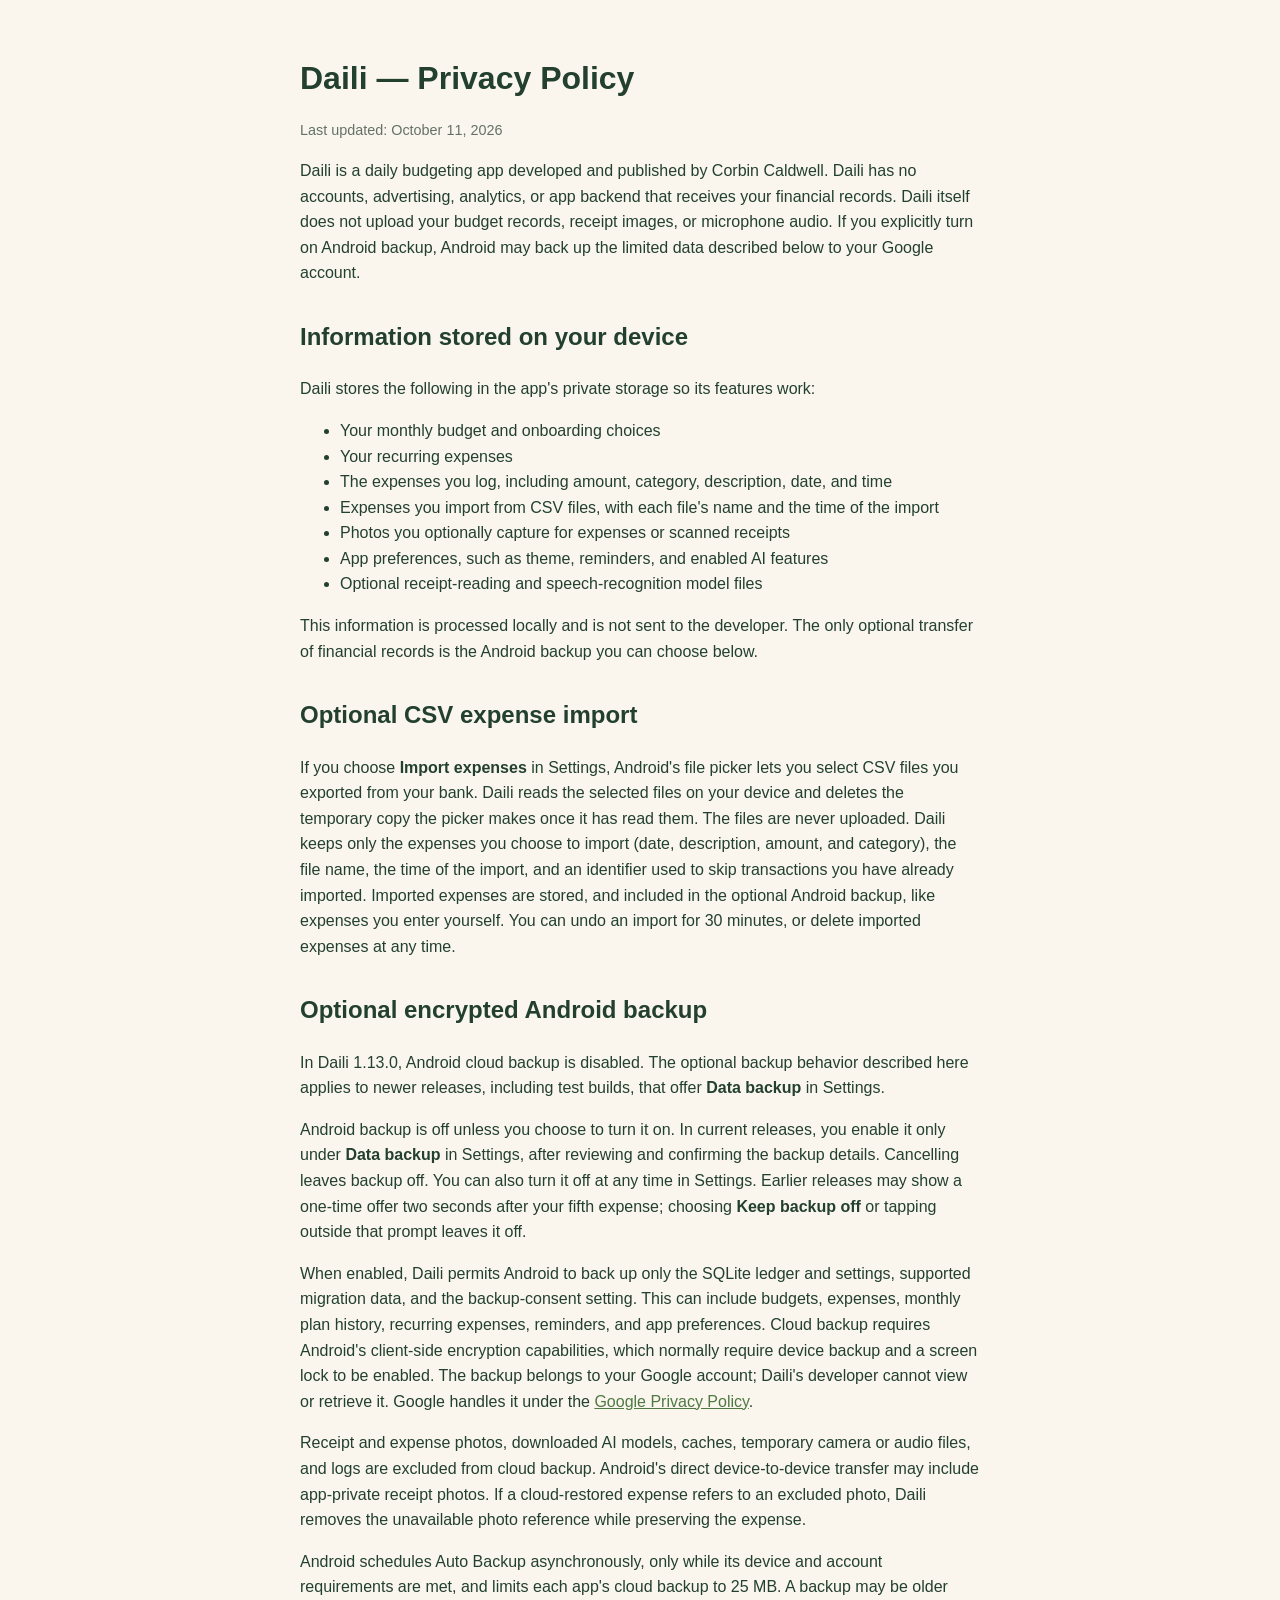
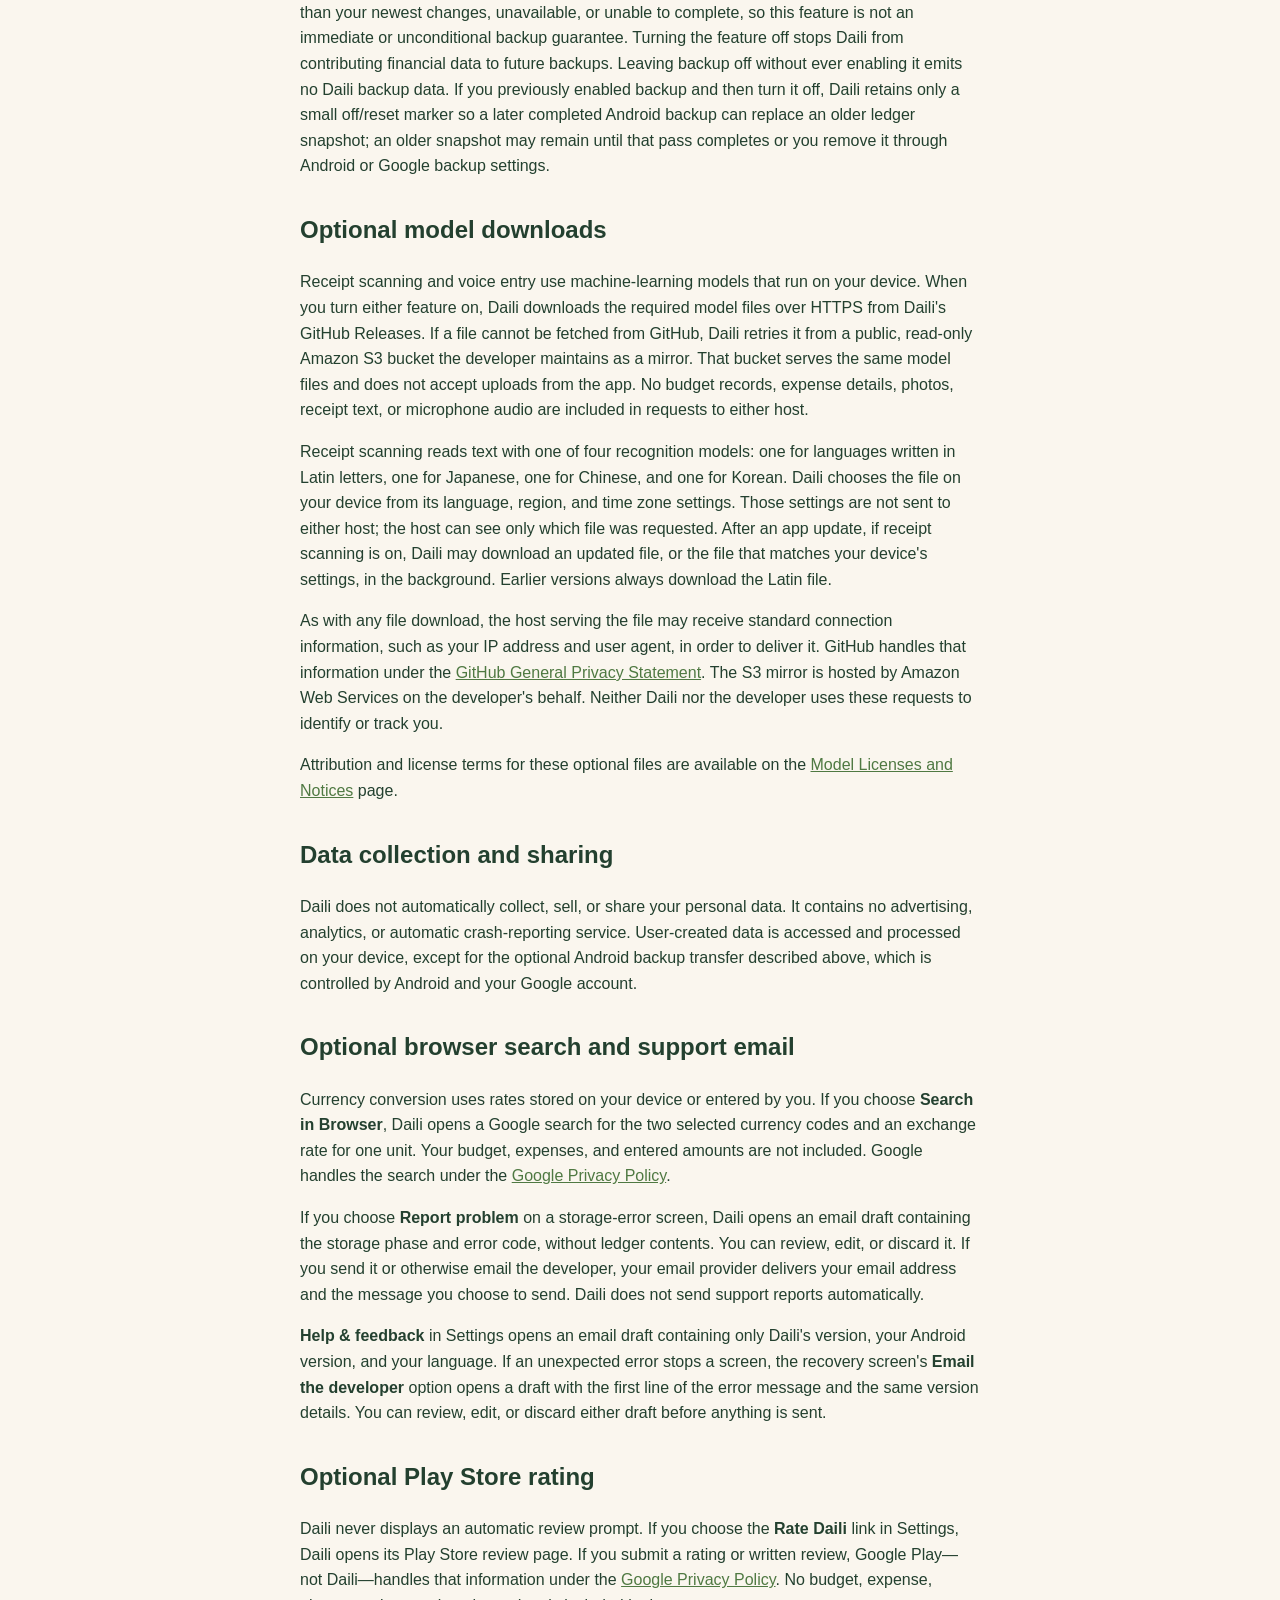
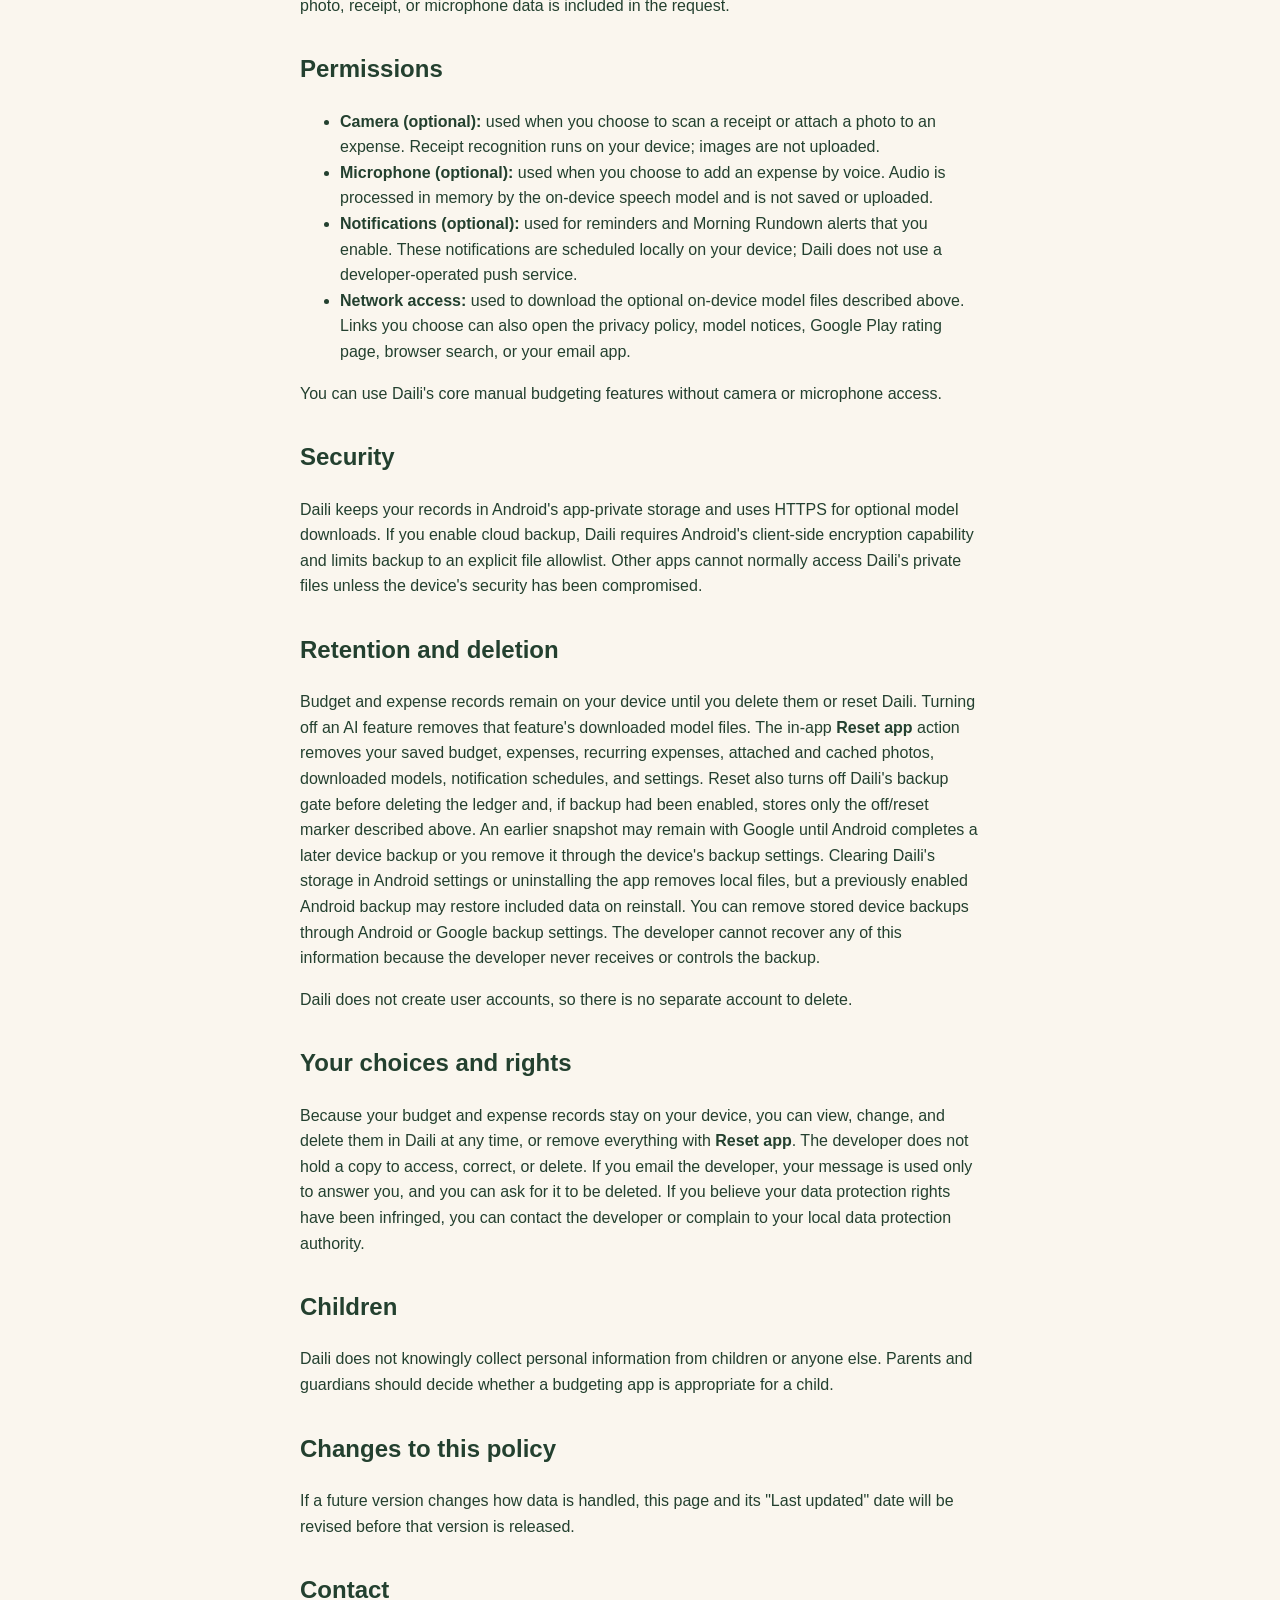
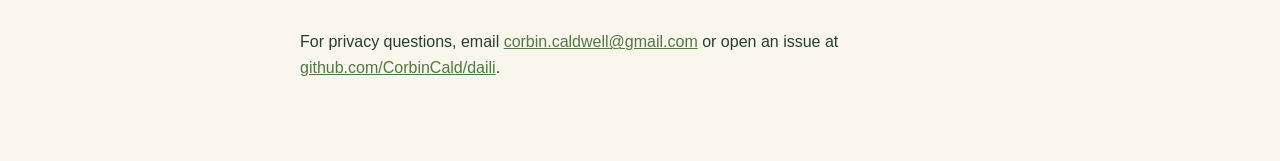
<file: docs/index.html>
<!doctype html>
<html lang="en">
<head>
  <meta charset="utf-8" />
  <meta name="viewport" content="width=device-width, initial-scale=1" />
  <title>Daili — Privacy Policy</title>
  <style>
    body {
      font-family: -apple-system, BlinkMacSystemFont, "Segoe UI", Roboto, sans-serif;
      max-width: 680px;
      margin: 0 auto;
      padding: 2rem 1.25rem 4rem;
      line-height: 1.6;
      color: #23402f;
      background: #faf6ee;
    }
    h1 { margin-bottom: 0.25rem; }
    h2 { margin-top: 2rem; }
    .updated { color: #647266; font-size: 0.9rem; }
    a { color: #4f7942; }
  </style>
</head>
<body>
  <h1>Daili — Privacy Policy</h1>
  <p class="updated">Last updated: October 11, 2026</p>

  <p>
    Daili is a daily budgeting app developed and published by Corbin Caldwell.
    Daili has no accounts, advertising, analytics, or app backend that receives
    your financial records. Daili itself does not upload your budget records, receipt images,
    or microphone audio. If you explicitly turn on Android backup, Android may
    back up the limited data described below to your Google account.
  </p>

  <h2>Information stored on your device</h2>
  <p>Daili stores the following in the app's private storage so its features work:</p>
  <ul>
    <li>Your monthly budget and onboarding choices</li>
    <li>Your recurring expenses</li>
    <li>The expenses you log, including amount, category, description, date, and time</li>
    <li>Expenses you import from CSV files, with each file's name and the time of the import</li>
    <li>Photos you optionally capture for expenses or scanned receipts</li>
    <li>App preferences, such as theme, reminders, and enabled AI features</li>
    <li>Optional receipt-reading and speech-recognition model files</li>
  </ul>
  <p>
    This information is processed locally and is not sent to the developer. The only
    optional transfer of financial records is the Android backup you can choose below.
  </p>

  <h2>Optional CSV expense import</h2>
  <p>
    If you choose <strong>Import expenses</strong> in Settings, Android's file picker lets you
    select CSV files you exported from your bank. Daili reads the selected files on your device
    and deletes the temporary copy the picker makes once it has read them. The files are never
    uploaded. Daili keeps only the expenses you choose to import (date, description, amount,
    and category), the file name, the time of the import, and an identifier used to skip
    transactions you have already imported. Imported expenses are stored, and included in the
    optional Android backup, like expenses you enter yourself. You can undo an import for 30
    minutes, or delete imported expenses at any time.
  </p>

  <h2>Optional encrypted Android backup</h2>
  <p>
    In Daili 1.13.0, Android cloud backup is disabled. The optional backup behavior
    described here applies to newer releases, including test builds, that offer
    <strong>Data backup</strong> in Settings.
  </p>
  <p>
    Android backup is off unless you choose to turn it on. In current releases, you
    enable it only under <strong>Data backup</strong> in Settings, after reviewing and
    confirming the backup details. Cancelling leaves backup off. You can also turn it
    off at any time in Settings. Earlier releases may show a one-time offer two seconds
    after your fifth expense; choosing <strong>Keep backup off</strong> or tapping
    outside that prompt leaves it off.
  </p>
  <p>
    When enabled, Daili permits Android to back up only the SQLite ledger and settings,
    supported migration data, and the backup-consent setting. This can include budgets,
    expenses, monthly plan history, recurring expenses, reminders, and app preferences.
    Cloud backup requires Android's client-side encryption capabilities, which normally
    require device backup and a screen lock to be enabled. The backup belongs to your
    Google account; Daili's developer cannot view or retrieve it. Google handles it under
    the <a href="https://policies.google.com/privacy">Google Privacy Policy</a>.
  </p>
  <p>
    Receipt and expense photos, downloaded AI models, caches, temporary camera or audio
    files, and logs are excluded from cloud backup. Android's direct device-to-device
    transfer may include app-private receipt photos. If a cloud-restored expense refers
    to an excluded photo, Daili removes the unavailable photo reference while preserving
    the expense.
  </p>
  <p>
    Android schedules Auto Backup asynchronously, only while its device and account
    requirements are met, and limits each app's cloud backup to 25 MB. A backup may be
    older than your newest changes, unavailable, or unable to complete, so this feature
    is not an immediate or unconditional backup guarantee. Turning the feature off stops
    Daili from contributing financial data to future backups. Leaving backup off without
    ever enabling it emits no Daili backup data. If you previously enabled backup and
    then turn it off, Daili retains only a small off/reset marker so a later completed
    Android backup can replace an older ledger snapshot; an older snapshot may remain
    until that pass completes or you remove it through Android or Google backup settings.
  </p>

  <h2>Optional model downloads</h2>
  <p>
    Receipt scanning and voice entry use machine-learning models that run on your device.
    When you turn either feature on, Daili downloads the required model files over HTTPS
    from Daili's GitHub Releases. If a file cannot be fetched from GitHub, Daili retries it
    from a public, read-only Amazon S3 bucket the developer maintains as a mirror. That
    bucket serves the same model files and does not accept uploads from the app.
    No budget records, expense details, photos,
    receipt text, or microphone audio are included in requests to either host.
  </p>
  <p>
    Receipt scanning reads text with one of four recognition models: one for languages
    written in Latin letters, one for Japanese, one for Chinese, and one for Korean. Daili chooses the
    file on your device from its language, region, and time zone settings. Those settings
    are not sent to either host; the host can see only which file was requested. After
    an app update, if receipt scanning is on, Daili may download an updated file, or the
    file that matches your device's settings, in the background. Earlier versions always
    download the Latin file.
  </p>
  <p>
    As with any file download, the host serving the file may receive standard connection
    information, such as your IP address and user agent, in order to deliver it. GitHub
    handles that information under the
    <a href="https://docs.github.com/en/site-policy/privacy-policies/github-general-privacy-statement">GitHub General Privacy Statement</a>.
    The S3 mirror is hosted by Amazon Web Services on the developer's behalf.
    Neither Daili nor the developer uses these requests to identify or track you.
  </p>
  <p>
    Attribution and license terms for these optional files are available on the
    <a href="./model-notices.html">Model Licenses and Notices</a> page.
  </p>

  <h2>Data collection and sharing</h2>
  <p>
    Daili does not automatically collect, sell, or share your personal data. It contains no
    advertising, analytics, or automatic crash-reporting service. User-created data is accessed and
    processed on your device, except for the optional Android backup transfer described
    above, which is controlled by Android and your Google account.
  </p>

  <h2>Optional browser search and support email</h2>
  <p>
    Currency conversion uses rates stored on your device or entered by you. If you
    choose <strong>Search in Browser</strong>, Daili opens a Google search for the two
    selected currency codes and an exchange rate for one unit. Your budget, expenses,
    and entered amounts are not included. Google handles the search under the
    <a href="https://policies.google.com/privacy">Google Privacy Policy</a>.
  </p>
  <p>
    If you choose <strong>Report problem</strong> on a storage-error screen, Daili
    opens an email draft containing the storage phase and error code, without ledger
    contents. You can review, edit, or discard it. If you send it or otherwise email
    the developer, your email provider delivers your email address and the message
    you choose to send. Daili does not send support reports automatically.
  </p>
  <p>
    <strong>Help &amp; feedback</strong> in Settings opens an email draft containing only
    Daili's version, your Android version, and your language. If an unexpected error stops a
    screen, the recovery screen's <strong>Email the developer</strong> option opens a draft
    with the first line of the error message and the same version details. You can review,
    edit, or discard either draft before anything is sent.
  </p>

  <h2>Optional Play Store rating</h2>
  <p>
    Daili never displays an automatic review prompt. If you choose the
    <strong>Rate Daili</strong> link in Settings, Daili opens its Play Store review page.
    If you submit a rating or written review, Google Play—not Daili—handles that information under the
    <a href="https://policies.google.com/privacy">Google Privacy Policy</a>. No budget,
    expense, photo, receipt, or microphone data is included in the request.
  </p>

  <h2>Permissions</h2>
  <ul>
    <li>
      <strong>Camera (optional):</strong> used when you choose to scan a receipt or attach a
      photo to an expense. Receipt recognition runs on your device; images are not uploaded.
    </li>
    <li>
      <strong>Microphone (optional):</strong> used when you choose to add an expense by voice.
      Audio is processed in memory by the on-device speech model and is not saved or uploaded.
    </li>
    <li>
      <strong>Notifications (optional):</strong> used for reminders and Morning Rundown alerts
      that you enable. These notifications are scheduled locally on your device; Daili does
      not use a developer-operated push service.
    </li>
    <li>
      <strong>Network access:</strong> used to download the optional on-device model files
      described above. Links you choose can also open the privacy policy, model notices,
      Google Play rating page, browser search, or your email app.
    </li>
  </ul>
  <p>You can use Daili's core manual budgeting features without camera or microphone access.</p>

  <h2>Security</h2>
  <p>
    Daili keeps your records in Android's app-private storage and uses HTTPS for optional
    model downloads. If you enable cloud backup, Daili requires Android's client-side
    encryption capability and limits backup to an explicit file allowlist. Other apps
    cannot normally access Daili's private files unless the device's security has been
    compromised.
  </p>

  <h2>Retention and deletion</h2>
  <p>
    Budget and expense records remain on your device until you delete them or reset Daili.
    Turning off an AI feature removes that feature's downloaded model files. The in-app
    <strong>Reset app</strong> action removes your saved budget, expenses, recurring expenses,
    attached and cached photos, downloaded models, notification schedules, and settings.
    Reset also turns off Daili's backup gate before deleting the ledger and, if backup had
    been enabled, stores only the off/reset marker described above. An earlier snapshot
    may remain with Google until
    Android completes a later device backup or you remove it through the device's backup
    settings. Clearing Daili's storage in
    Android settings or uninstalling the app removes local files, but a previously enabled
    Android backup may restore included data on reinstall. You can remove stored device
    backups through Android or Google backup settings. The developer cannot recover any of
    this information because the developer never receives or controls the backup.
  </p>
  <p>Daili does not create user accounts, so there is no separate account to delete.</p>

  <h2>Your choices and rights</h2>
  <p>
    Because your budget and expense records stay on your device, you can view, change, and
    delete them in Daili at any time, or remove everything with <strong>Reset app</strong>.
    The developer does not hold a copy to access, correct, or delete. If you email the
    developer, your message is used only to answer you, and you can ask for it to be deleted.
    If you believe your data protection rights have been infringed, you can contact the
    developer or complain to your local data protection authority.
  </p>

  <h2>Children</h2>
  <p>
    Daili does not knowingly collect personal information from children or anyone else.
    Parents and guardians should decide whether a budgeting app is appropriate for a child.
  </p>

  <h2>Changes to this policy</h2>
  <p>
    If a future version changes how data is handled, this page and its "Last updated" date
    will be revised before that version is released.
  </p>

  <h2>Contact</h2>
  <p>
    For privacy questions, email
    <a href="mailto:corbin.caldwell@gmail.com">corbin.caldwell@gmail.com</a>
    or open an issue at
    <a href="https://github.com/CorbinCald/daili">github.com/CorbinCald/daili</a>.
  </p>
</body>
</html>
</file>
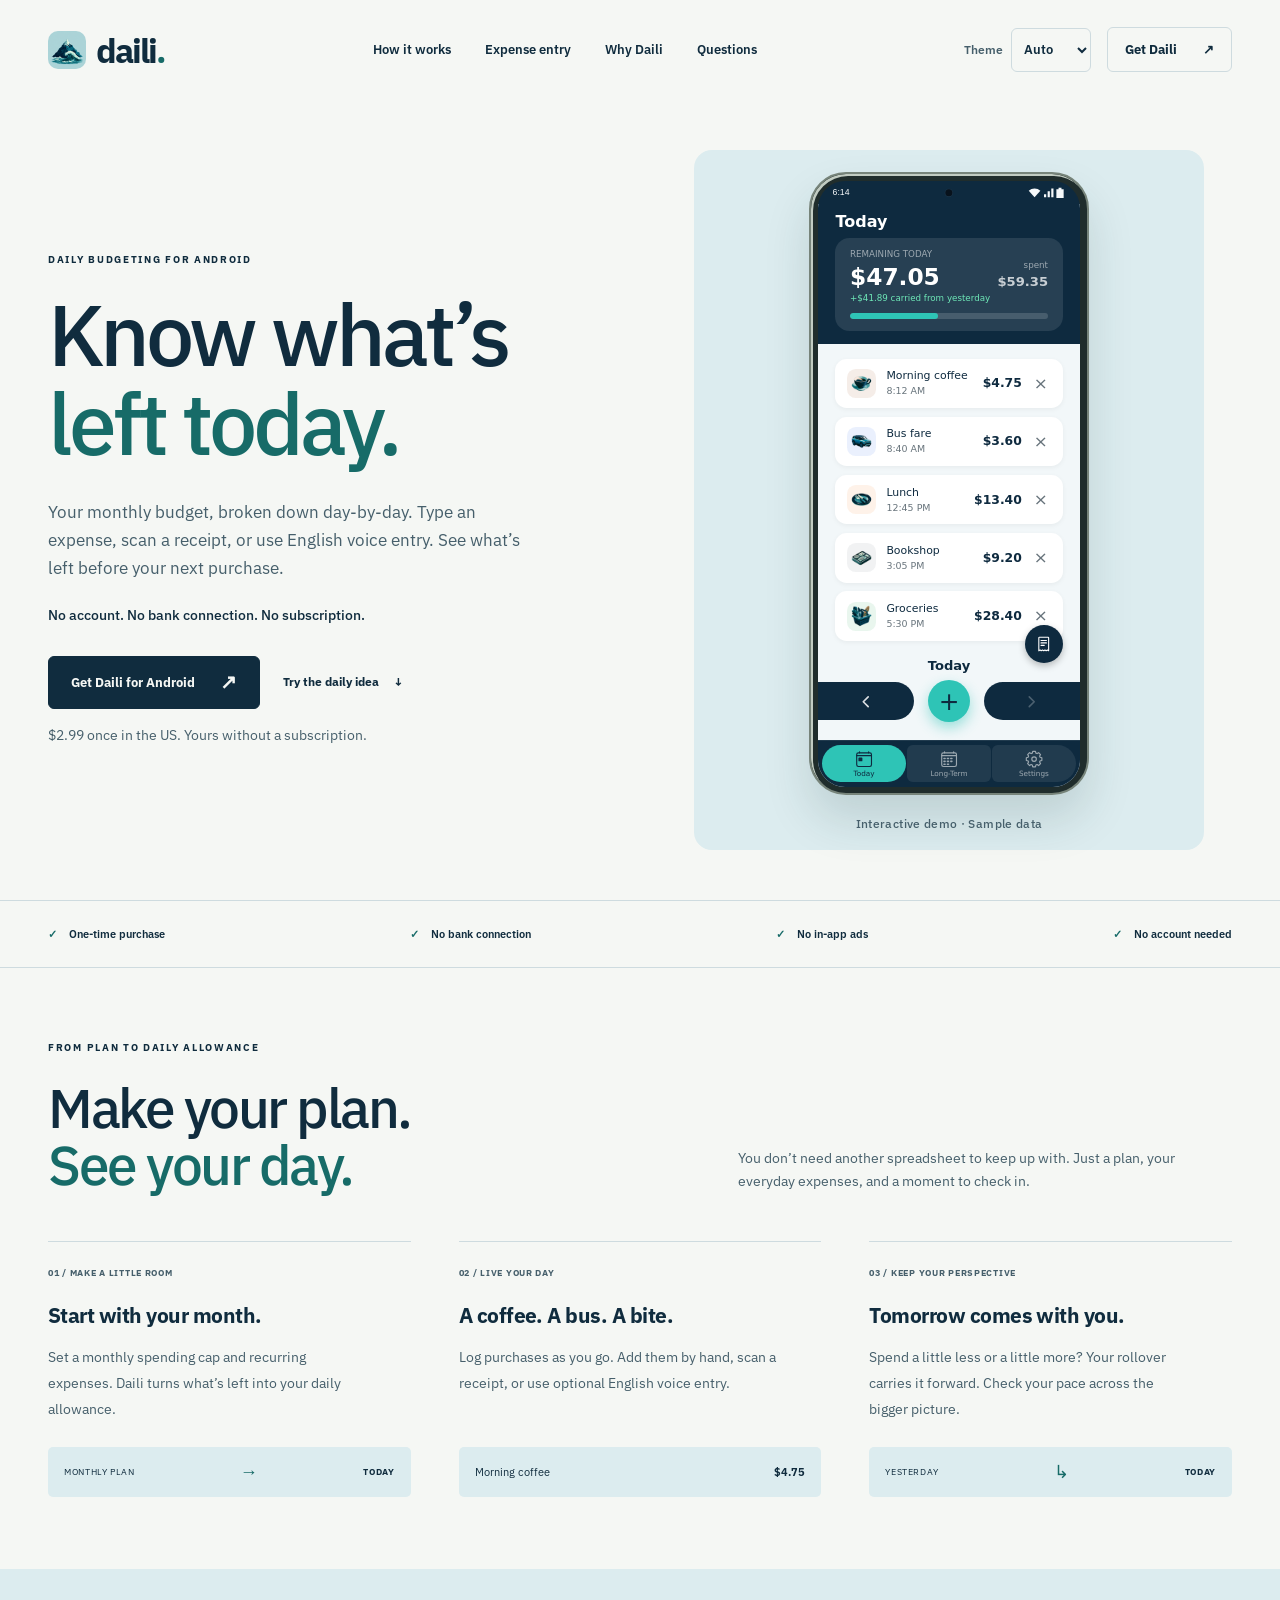
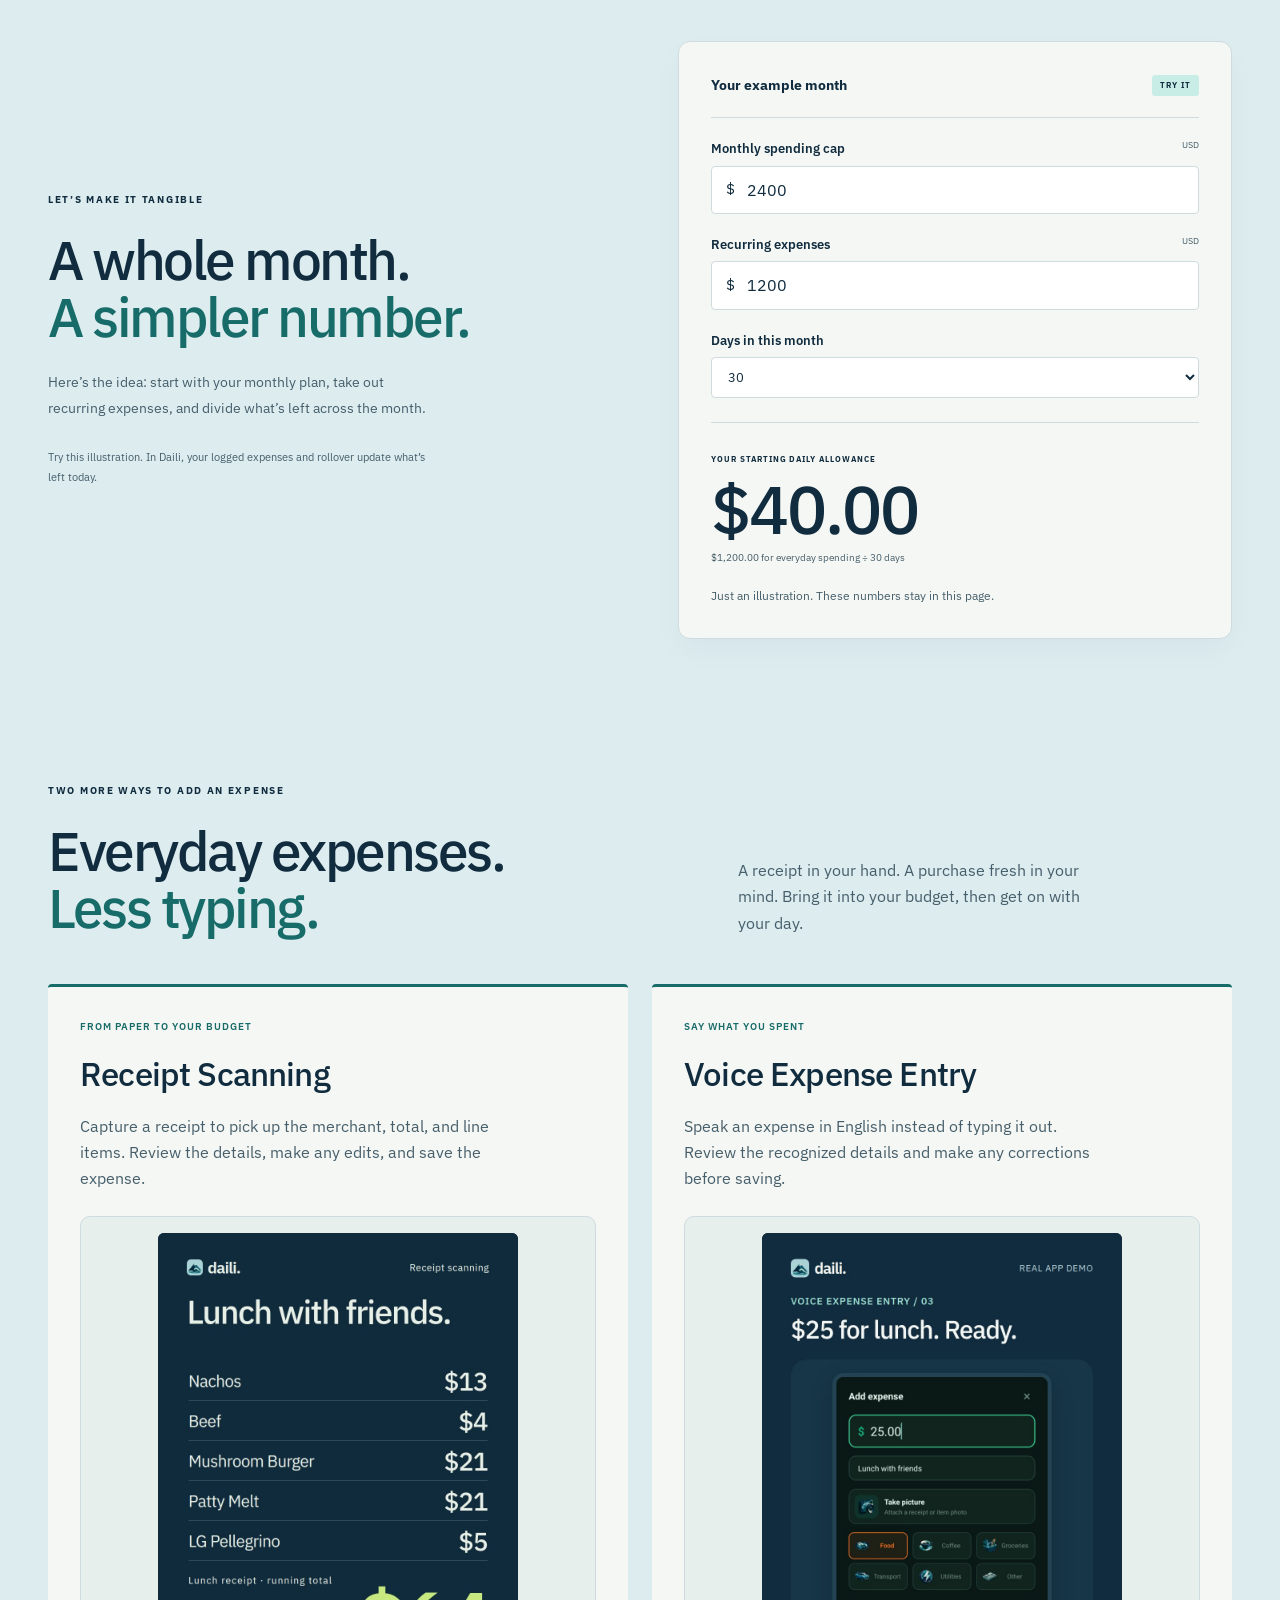
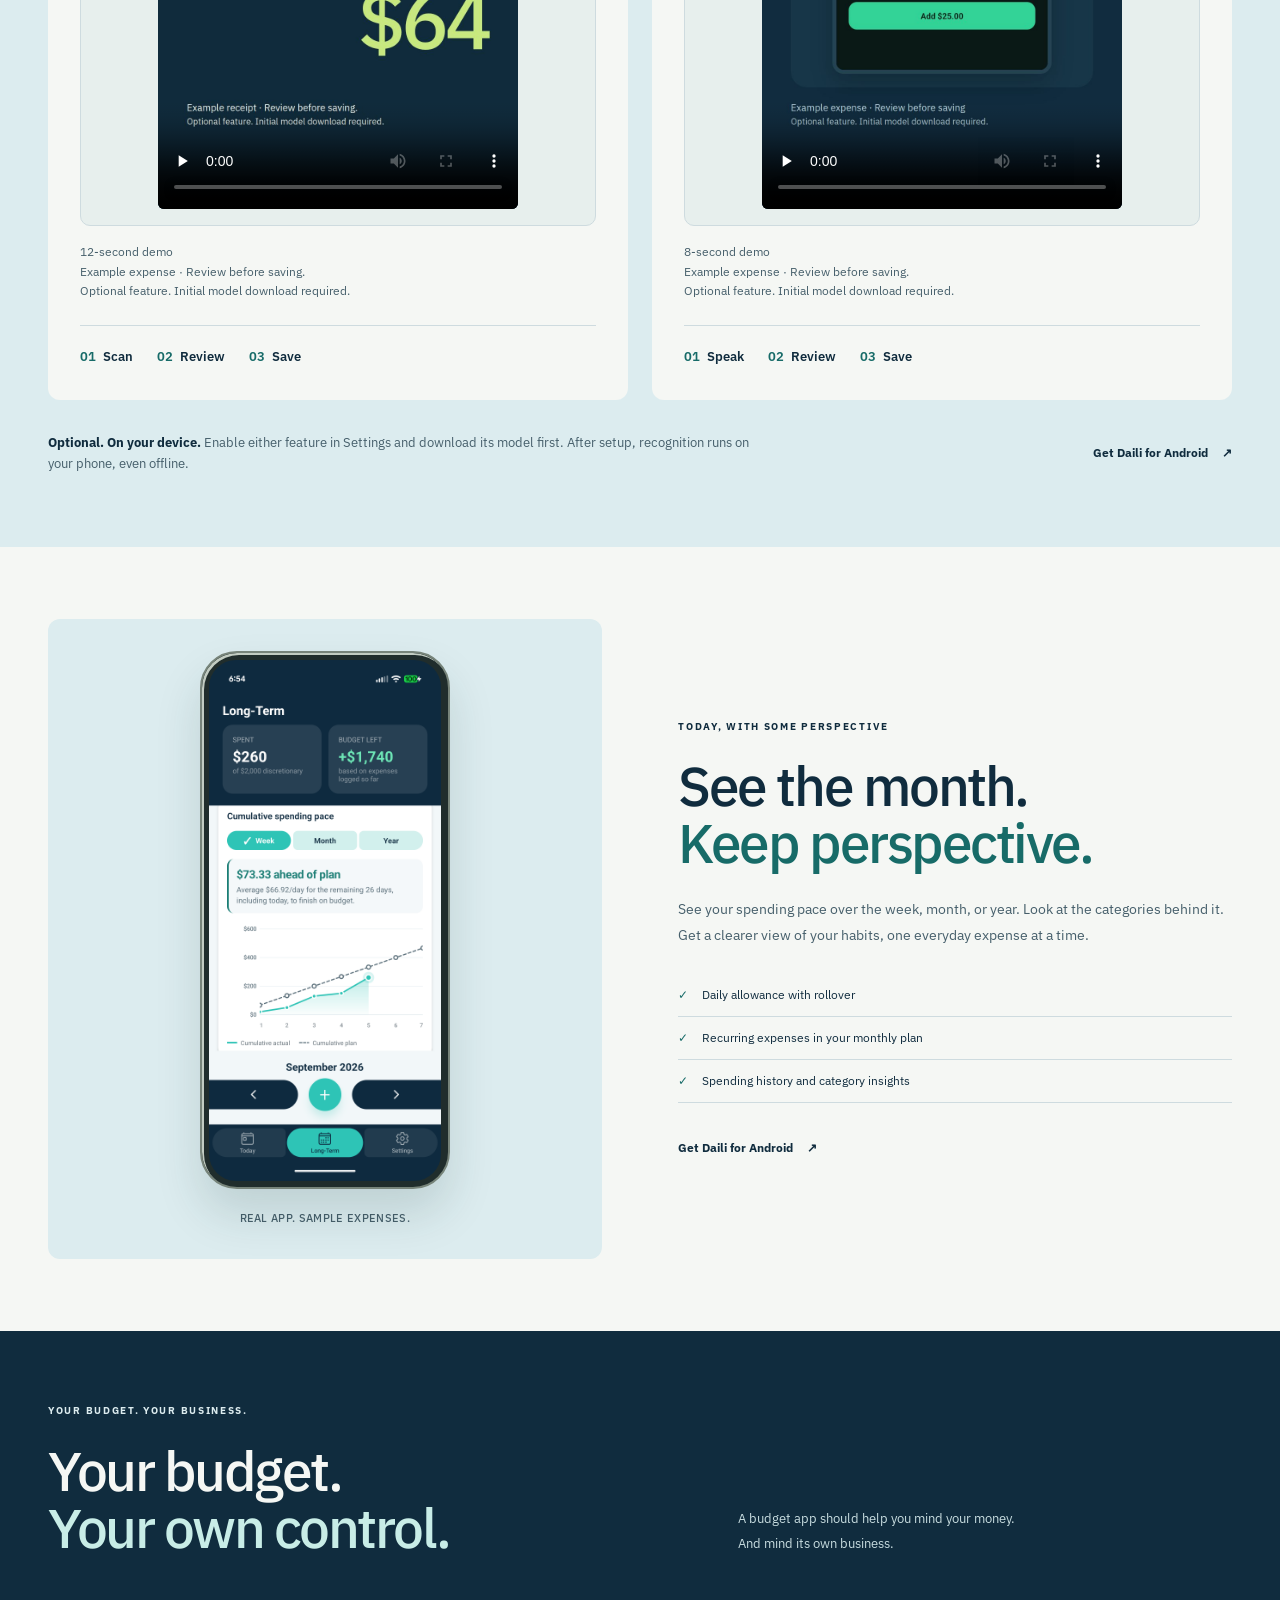
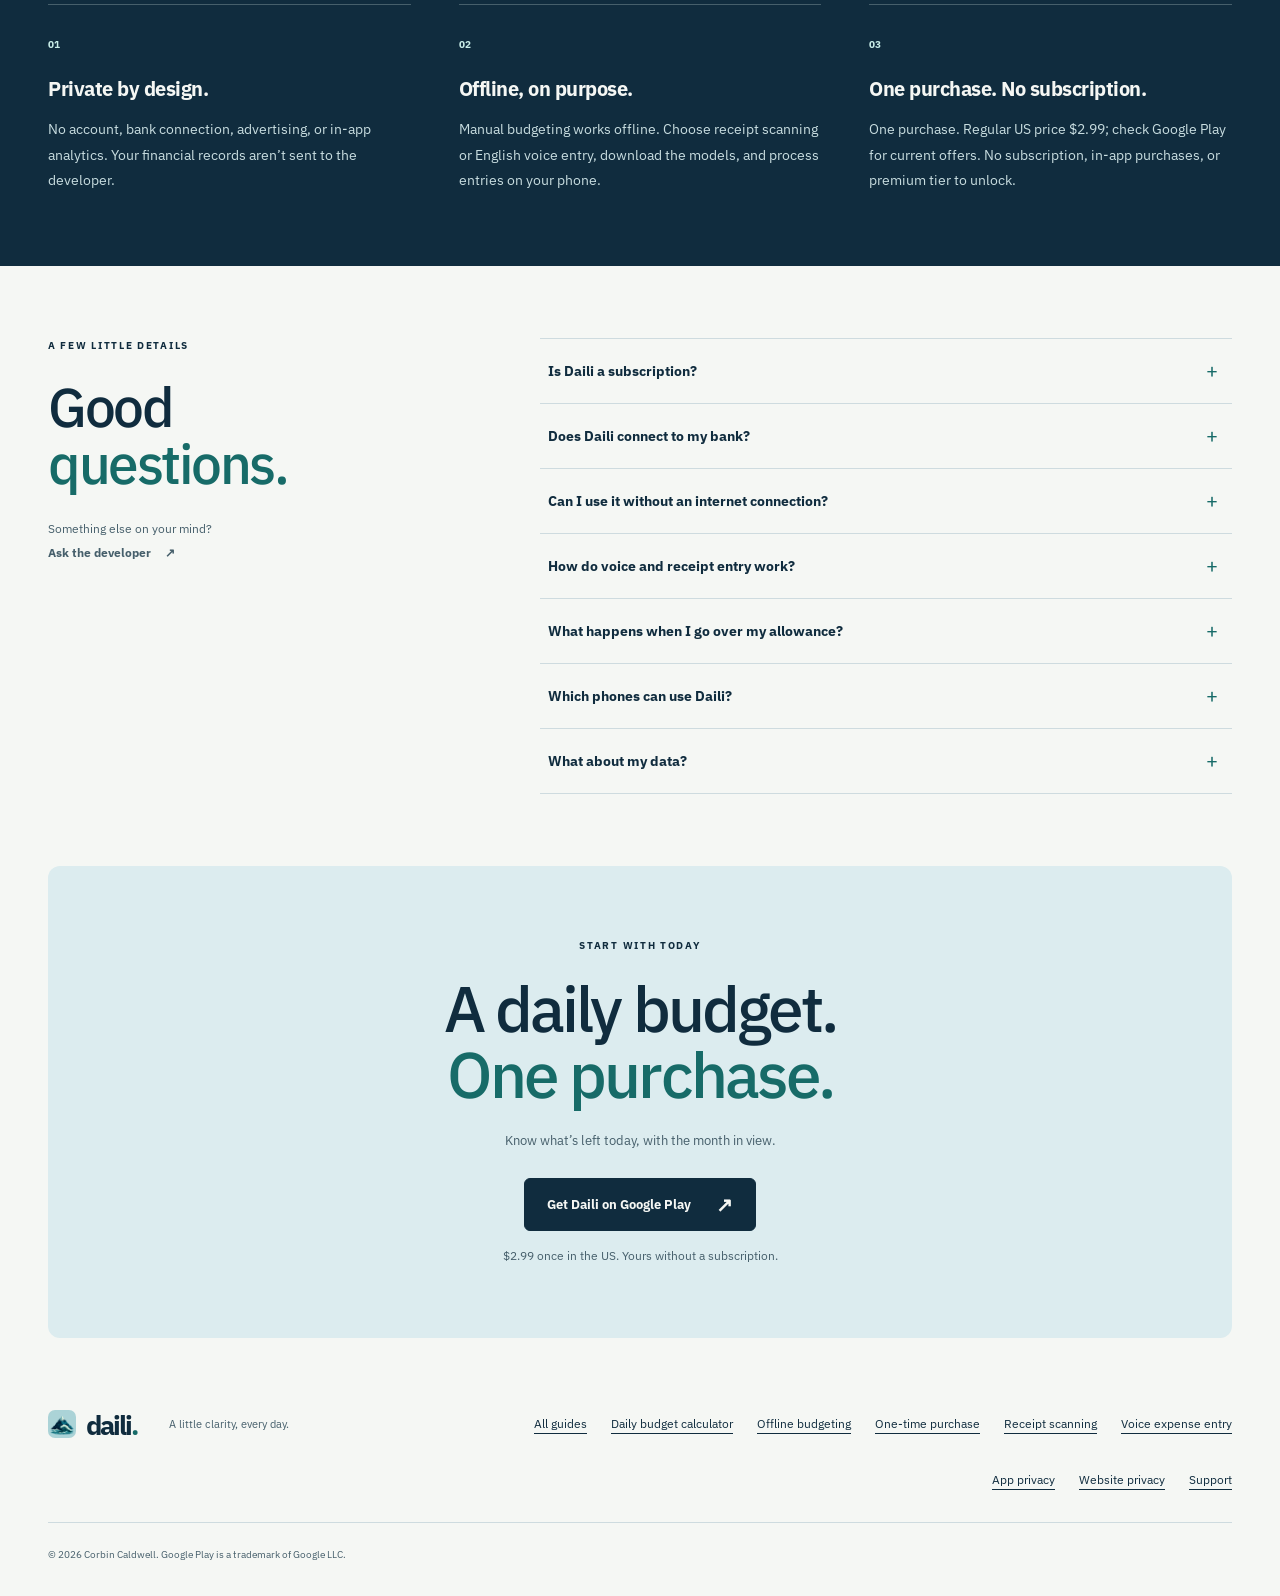
<file: docs/app/index.html>
<!doctype html><html lang="en"><head><meta charset="utf-8"><meta name="viewport" content="width=device-width, initial-scale=1"><meta name="color-scheme" content="light dark"><meta name="theme-color" content="#f5f7f4" media="(prefers-color-scheme: light)"><meta name="theme-color" content="#101f2a" media="(prefers-color-scheme: dark)"><script src="./theme.js"></script><meta name="referrer" content="strict-origin-when-cross-origin"><title>Daili — Daily Budget &amp; Expense Tracker for Android</title><meta name="description" content="Turn your monthly budget into a daily allowance with rollover. Track expenses privately on Android. One purchase, no subscription or bank connection."><meta name="robots" content="index, follow, max-image-preview:large"><link rel="canonical" href="https://daili.info/"><meta property="og:url" content="https://daili.info/"><meta property="og:type" content="website"><meta property="og:site_name" content="Daili"><meta property="og:locale" content="en_US"><meta property="og:title" content="Daili — Daily Budget &amp; Expense Tracker for Android"><meta property="og:description" content="Turn your monthly budget into a daily allowance with rollover. Track expenses privately on Android. One purchase, no subscription or bank connection."><meta property="og:image" content="https://daili.info/assets/share.jpg"><meta property="og:image:type" content="image/jpeg"><meta property="og:image:alt" content="Daili daily budget tracker for Android — know what’s left today"><meta property="og:image:width" content="1200"><meta property="og:image:height" content="630"><meta name="twitter:card" content="summary_large_image"><meta name="twitter:title" content="Daili — Daily Budget &amp; Expense Tracker for Android"><meta name="twitter:description" content="Turn your monthly budget into a daily allowance with rollover. Track expenses privately on Android. One purchase, no subscription or bank connection."><meta name="twitter:image" content="https://daili.info/assets/share.jpg"><meta name="twitter:image:alt" content="Daili daily budget tracker for Android — know what’s left today"><link rel="icon" href="./assets/icon.png" type="image/png"><link rel="stylesheet" href="./styles.css"><link rel="stylesheet" href="./sim.css"><link rel="stylesheet" href="./theme.css"><link rel="preload" href="./assets/fonts/ibm-plex-sans-latin.woff2" as="font" type="font/woff2" crossorigin><script type="module" src="./pricing.mjs"></script></head><body><a class="skip-link" href="#main">Skip to content</a>
  <header class="header wrap"><a class="brand" href="./" aria-label="Daili home"><img src="./assets/icon.png" width="38" height="38" alt=""><span>daili<span class="brand-dot">.</span></span></a><nav aria-label="Main"><a href="#how-it-works">How it works</a><a href="#expense-entry">Expense entry</a><a href="#privacy">Why Daili</a><a href="#questions">Questions</a></nav><div class="header-actions"><label class="theme-picker" hidden><span>Theme</span><select aria-label="Color theme" title="Auto follows your device’s appearance" data-theme-picker><option value="auto">Auto</option><option value="light">Day</option><option value="dark">Night</option></select></label><a class="nav-cta" href="#get-daili">Get Daili <span aria-hidden="true">↗</span></a></div></header>
  <main id="main"><section class="hero wrap" aria-labelledby="hero-title"><div class="hero-copy"><p class="eyebrow">DAILY BUDGETING FOR ANDROID</p><h1 id="hero-title">Know what’s<br><em>left today.</em></h1><p class="hero-description">Your monthly budget, broken down day-by-day. Type an expense, scan a receipt, or use English voice entry. See what’s left before your next purchase.</p><p class="hero-ownership">No account. No bank connection. No subscription.</p><div class="hero-actions"><a class="button " data-play-link data-placement="hero" href="https://play.google.com/store/apps/details?id=com.corbincald.daili&amp;utm_source=website&amp;utm_campaign=daili_relaunch_2026_today">Get Daili for Android<span aria-hidden="true">↗</span></a><a class="text-link" href="#daily-demo">Try the daily idea <span aria-hidden="true">↓</span></a></div><p class="purchase-note" data-current-offer>Regular US price: $2.99. $0.99 sale October 3–9, 2026 (UTC).</p></div><div class="hero-art"><div class="phone hero-phone"><div class="phone-display" data-daili-sim data-app-version="1.17.0" data-play-url="https://play.google.com/store/apps/details?id=com.corbincald.daili&amp;utm_source=website&amp;utm_campaign=daili_relaunch_2026_today"><div class="phone-status-bar" aria-hidden="true"><span>9:41</span><span class="status-camera"></span><svg class="status-icons" viewBox="0 0 52 16" fill="currentColor"><path d="M1 5a12 12 0 0 1 16 0l-8 9z"/><path d="M22 14V10h3v4zm5 0V6h3v8zm5 0V2h3v12z"/><path d="M42 1h4v2h3v12H39V3h3z"/></svg></div><div class="sim-mount"><img class="sim-placeholder" src="./assets/today.jpg" width="1080" height="2400" alt="Daili’s Today screen: $39.73 remaining, $59.35 spent, and $62.31 carried from yesterday. Sample expenses." fetchpriority="high"></div></div></div><span class="image-caption">Interactive demo · Sample data</span></div></section>
  <div class="trust-strip"><div class="wrap"><span><i aria-hidden="true">✓</i> One-time purchase</span><span><i aria-hidden="true">✓</i> No bank connection</span><span><i aria-hidden="true">✓</i> No in-app ads</span><span><i aria-hidden="true">✓</i> No account needed</span></div></div><section class="section wrap" id="how-it-works" aria-labelledby="how-title"><div class="section-intro"><p class="eyebrow">FROM PLAN TO DAILY ALLOWANCE</p><h2 id="how-title">Make your plan.<br><em>See your day.</em></h2><p>You don’t need another spreadsheet to keep up with. Just a plan, your everyday expenses, and a moment to check in.</p></div><div class="steps"><article><span class="step-number">01 / MAKE A LITTLE ROOM</span><h3>Start with your month.</h3><p>Set a monthly spending cap and recurring expenses. Daili turns what’s left into your daily allowance.</p><div class="step-line" aria-hidden="true"><span>MONTHLY PLAN</span><span>→</span><strong>TODAY</strong></div></article><article><span class="step-number">02 / LIVE YOUR DAY</span><h3>A coffee. A bus. A bite.</h3><p>Log purchases as you go. Add them by hand, scan a receipt, or use optional English voice entry.</p><div class="expense-mini" aria-hidden="true"><span>Morning coffee</span><strong>$4.75</strong></div></article><article><span class="step-number">03 / KEEP YOUR PERSPECTIVE</span><h3>Tomorrow comes with you.</h3><p>Spend a little less or a little more? Your rollover carries it forward. Check your pace across the bigger picture.</p><div class="step-line" aria-hidden="true"><span>YESTERDAY</span><span>↳</span><strong>TODAY</strong></div></article></div></section><section class="demo-section" id="daily-demo" aria-labelledby="demo-title"><div class="wrap demo-layout"><div><p class="eyebrow">LET’S MAKE IT TANGIBLE</p><h2 id="demo-title">A whole month.<br><em>A simpler number.</em></h2><p>Here’s the idea: start with your monthly plan, take out recurring expenses, and divide what’s left across the month.</p><p class="demo-note">Try this illustration. In Daili, your logged expenses and rollover update what’s left today.</p></div><div class="calculator"><form id="allowance-form"><div class="calculator-heading"><span>Your example month</span><span class="demo-tag">TRY IT</span></div><label for="monthly">Monthly spending cap <span>USD</span></label><div class="input-money"><span aria-hidden="true">$</span><input id="monthly" name="monthly" type="number" min="0" max="1000000" step="0.01" inputmode="decimal" value="2400" required></div><label for="recurring">Recurring expenses <span>USD</span></label><div class="input-money"><span aria-hidden="true">$</span><input id="recurring" name="recurring" type="number" min="0" max="1000000" step="0.01" inputmode="decimal" value="1200" required></div><label for="days">Days in this month</label><select id="days" name="days"><option>28</option><option>29</option><option selected>30</option><option>31</option></select><div class="allowance-result" aria-live="polite" aria-atomic="true"><span>YOUR STARTING DAILY ALLOWANCE</span><output id="daily-allowance" for="monthly recurring days">$40.00</output><p id="calculation-detail">$1,200.00 for everyday spending ÷ 30 days</p></div><p id="calculation-error" class="form-error" role="status" hidden></p><noscript><p>This interactive example needs JavaScript. The illustration above uses ($2,400 − $1,200) ÷ 30 = $40 a day.</p></noscript></form><p class="local-note">Just an illustration. These numbers stay in this page.</p></div></div></section><section class="entry-section" id="expense-entry" aria-labelledby="entry-title">
    <div class="wrap">
      <div class="entry-heading">
        <div><p class="eyebrow">TWO MORE WAYS TO ADD AN EXPENSE</p><h2 id="entry-title">Everyday expenses.<br><em>Less typing.</em></h2></div>
        <p>A receipt in your hand. A purchase fresh in your mind. Bring it into your budget, then get on with your day.</p>
      </div>
      <div class="entry-grid">
        <article class="entry-card" aria-labelledby="receipt-entry-title">
          <p class="entry-method">FROM PAPER TO YOUR BUDGET</p>
          <h3 id="receipt-entry-title">Receipt Scanning</h3>
          <p>Capture a receipt to pick up the merchant, total, and line items. Review the details, make any edits, and save the expense.</p>
          <figure class="feature-video"><div class="feature-video-stage"><video data-feature-demo="receipt" controls playsinline preload="none" width="900" height="1440" aria-label="Receipt Scanning demo with music" poster="./assets/demos/receipt-poster.jpg"><source src="./assets/demos/receipt.mp4" type="video/mp4"><track kind="captions" src="./assets/demos/receipt.vtt" srclang="en" label="English"><p>Your browser does not support video. <a href="./assets/demos/receipt.mp4">Open the Receipt Scanning demo</a>.</p></video></div><figcaption>12-second demo<br>Example expense · Review before saving.<br>Optional feature. Initial model download required.</figcaption></figure>
          <ol class="entry-flow" aria-label="Receipt scanning steps"><li>Scan</li><li>Review</li><li>Save</li></ol>
        </article>
        <article class="entry-card" aria-labelledby="voice-entry-title">
          <p class="entry-method">SAY WHAT YOU SPENT</p>
          <h3 id="voice-entry-title">Voice Expense Entry</h3>
          <p>Speak an expense in English instead of typing it out. Review the recognized details and make any corrections before saving.</p>
          <figure class="feature-video"><div class="feature-video-stage"><video data-feature-demo="voice" controls playsinline preload="none" width="900" height="1440" aria-label="Voice Expense Entry demo with music" poster="./assets/demos/voice-poster.jpg"><source src="./assets/demos/voice.mp4" type="video/mp4"><track kind="captions" src="./assets/demos/voice.vtt" srclang="en" label="English"><p>Your browser does not support video. <a href="./assets/demos/voice.mp4">Open the Voice Expense Entry demo</a>.</p></video></div><figcaption>8-second demo<br>Example expense · Review before saving.<br>Optional feature. Initial model download required.</figcaption></figure>
          <ol class="entry-flow" aria-label="Voice entry steps"><li>Speak</li><li>Review</li><li>Save</li></ol>
        </article>
      </div>
      <div class="entry-setup"><p><strong>Optional. On your device.</strong> Enable either feature in Settings and download its model first. After setup, recognition runs on your phone, even offline.</p><a class="text-link" href="#get-daili">Get Daili for Android <span aria-hidden="true">↗</span></a></div>
    </div>
  </section><section class="section wrap feature-pair" aria-labelledby="pace-title"><div class="pace-art"><div class="phone "><div class="phone-display"><img src="./assets/pace.png" width="1080" height="2424" alt="Daili’s Long-Term Week view in Deep Tide, captured on a Pixel 10 with example expenses: $260 spent, $1,740 budget left and $73.33 ahead of plan. The teal spending line sits below the dashed plan." loading="lazy"></div></div><span class="image-caption">REAL APP. SAMPLE EXPENSES.</span></div><div class="feature-copy"><p class="eyebrow">TODAY, WITH SOME PERSPECTIVE</p><h2 id="pace-title">See the month.<br><em>Keep perspective.</em></h2><p>See your spending pace over the week, month, or year. Look at the categories behind it. Get a clearer view of your habits, one everyday expense at a time.</p><ul class="check-list"><li>Daily allowance with rollover</li><li>Recurring expenses in your monthly plan</li><li>Spending history and category insights</li></ul><a class="text-link" href="#get-daili">Get Daili for Android <span aria-hidden="true">↗</span></a></div></section>
  <section class="privacy-section" id="privacy" aria-labelledby="privacy-title"><div class="wrap"><p class="eyebrow">YOUR BUDGET. YOUR BUSINESS.</p><div class="privacy-heading"><h2 id="privacy-title">Your budget.<br><em>Your own control.</em></h2><p>A budget app should help you mind your money.<br>And mind its own business.</p></div><div class="privacy-grid"><article><span class="privacy-symbol" aria-hidden="true">01</span><h3>Private by design.</h3><p>No account, bank connection, advertising, or in-app analytics. Your financial records aren’t sent to the developer.</p></article><article><span class="privacy-symbol" aria-hidden="true">02</span><h3>Offline, on purpose.</h3><p>Manual budgeting works offline. Choose receipt scanning or English voice entry, download the models, and process entries on your phone.</p></article><article><span class="privacy-symbol" aria-hidden="true">03</span><h3>One purchase. No subscription.</h3><p>One purchase. Regular US price $2.99; check Google Play for current offers. No subscription, in-app purchases, or premium tier to unlock.</p></article></div></div></section><section class="section wrap faq-section" id="questions" aria-labelledby="faq-title"><div><p class="eyebrow">A FEW LITTLE DETAILS</p><h2 id="faq-title">Good<br><em>questions.</em></h2><p>Something else on your mind?<br><a class="text-link" href="mailto:corbin.caldwell@gmail.com">Ask the developer <span aria-hidden="true">↗</span></a></p></div><div class="questions"><details><summary>Is Daili a subscription?<span aria-hidden="true">+</span></summary><div class="answer"><p>No. Daili is a one-time purchase with a regular US price of $2.99. Google Play shows current offers, regional pricing, and any applicable taxes. There are no in-app purchases.</p></div></details><details><summary>Does Daili connect to my bank?<span aria-hidden="true">+</span></summary><div class="answer"><p>No bank connection or Daili account is needed. You choose a monthly plan and add your expenses. Daili gives you a daily allowance based on the information you enter.</p></div></details><details><summary>Can I use it without an internet connection?<span aria-hidden="true">+</span></summary><div class="answer"><p>Yes. Manual budgeting works offline. Optional receipt scanning and voice entry need an initial model download. The models then process your entries on your device. Reinstalling or re-enabling a feature can require another download.</p></div></details><details><summary>How do voice and receipt entry work?<span aria-hidden="true">+</span></summary><div class="answer"><p>Enable the feature you want in Settings and download its model. Voice entry supports English. Scan a receipt or speak an expense, then review the result before saving. Recognition can make mistakes; check amounts and details.</p></div></details><details><summary>What happens when I go over my allowance?<span aria-hidden="true">+</span></summary><div class="answer"><p>Daili carries underspending or overspending forward as rollover. Your next day’s available amount reflects it, so your monthly plan stays in view. The allowance reflects what you enter; it is not a guarantee of what you can afford.</p></div></details><details><summary>Which phones can use Daili?<span aria-hidden="true">+</span></summary><div class="answer"><p>Daili is available for Android 8.0 and later. Google Play checks compatibility with your specific device. Optional AI features require additional storage and their speed varies by device. Daili is not available for iPhone.</p></div></details><details><summary>What about my data?<span aria-hidden="true">+</span></summary><div class="answer"><p>The developer does not receive your budget records, photos, or microphone audio. Review the <a href="https://corbincald.github.io/daili/">app privacy policy</a> for local storage, model downloads, deletion, and the data behavior of your installed version.</p></div></details></div></section><section class="closing-section wrap" id="get-daili" aria-labelledby="closing-title"><p class="eyebrow">START WITH TODAY</p><h2 id="closing-title">A daily budget.<br><em>One purchase.</em></h2><p>Know what’s left today, with the month in view.</p><a class="button " data-play-link data-placement="closing" href="https://play.google.com/store/apps/details?id=com.corbincald.daili&amp;utm_source=website&amp;utm_campaign=daili_relaunch_2026_today">Get Daili on Google Play<span aria-hidden="true">↗</span></a><p class="purchase-note" data-current-offer>Regular US price: $2.99. $0.99 sale October 3–9, 2026 (UTC).</p></section></main><footer class="footer wrap"><a class="brand" href="./" aria-label="Daili home"><img src="./assets/icon.png" width="38" height="38" alt=""><span>daili<span class="brand-dot">.</span></span></a><p>A little clarity, every day.</p><nav aria-label="Daili guides"><a href="./guides/">All guides</a><a href="./daily-budget-calculator/">Daily budget calculator</a><a href="./offline-budget-app/">Offline budgeting</a><a href="./budget-app-without-subscription/">One-time purchase</a><a href="./receipt-scanner/">Receipt scanning</a><a href="./voice-expense-tracker/">Voice expense entry</a></nav><nav aria-label="Footer"><a href="https://corbincald.github.io/daili/">App privacy</a><a href="./website-privacy/">Website privacy</a><a href="mailto:corbin.caldwell@gmail.com">Support</a></nav><small>© 2026 Corbin Caldwell. Google Play is a trademark of Google LLC.</small></footer><script type="application/ld+json">{"@context":"https://schema.org","@graph":[{"@type":"Person","@id":"https://daili.info/#developer","name":"Corbin Caldwell","url":"https://daili.info/#questions"},{"@type":"WebSite","@id":"https://daili.info/#website","name":"Daili","alternateName":"Daili: Daily Budget Tracker","url":"https://daili.info/","inLanguage":"en","publisher":{"@id":"https://daili.info/#developer"}},{"@type":"SoftwareApplication","@id":"https://daili.info/#app","name":"Daili: Daily Budget Tracker","operatingSystem":"Android 8.0+","applicationCategory":"FinanceApplication","url":"https://daili.info/","downloadUrl":"https://play.google.com/store/apps/details?id=com.corbincald.daili","sameAs":["https://play.google.com/store/apps/details?id=com.corbincald.daili"],"image":"https://daili.info/assets/icon.png","author":{"@id":"https://daili.info/#developer"},"description":"A private daily budget and expense tracker for Android. One-time purchase, no subscription.","featureList":["Daily allowance with rollover","Monthly plans and recurring expenses","Offline manual expense tracking","Optional on-device receipt scanning","Optional on-device English voice expense entry"]},{"@type":"WebPage","@id":"https://daili.info/#webpage","url":"https://daili.info/","name":"Daili — Daily Budget & Expense Tracker for Android","description":"Turn your monthly budget into a daily allowance with rollover. Track expenses privately on Android. One purchase, no subscription or bank connection.","inLanguage":"en","dateModified":"2026-10-01","isPartOf":{"@id":"https://daili.info/#website"},"about":{"@id":"https://daili.info/#app"}},{"@type":"FAQPage","@id":"https://daili.info/#questions","mainEntity":[{"@type":"Question","name":"Is Daili a subscription?","acceptedAnswer":{"@type":"Answer","text":"No. Daili is a one-time purchase with a regular US price of $2.99. Google Play shows current offers, regional pricing, and any applicable taxes. There are no in-app purchases."}},{"@type":"Question","name":"Does Daili connect to my bank?","acceptedAnswer":{"@type":"Answer","text":"No bank connection or Daili account is needed. You choose a monthly plan and add your expenses. Daili gives you a daily allowance based on the information you enter."}},{"@type":"Question","name":"Can I use it without an internet connection?","acceptedAnswer":{"@type":"Answer","text":"Yes. Manual budgeting works offline. Optional receipt scanning and voice entry need an initial model download. The models then process your entries on your device. Reinstalling or re-enabling a feature can require another download."}},{"@type":"Question","name":"How do voice and receipt entry work?","acceptedAnswer":{"@type":"Answer","text":"Enable the feature you want in Settings and download its model. Voice entry supports English. Scan a receipt or speak an expense, then review the result before saving. Recognition can make mistakes; check amounts and details."}},{"@type":"Question","name":"What happens when I go over my allowance?","acceptedAnswer":{"@type":"Answer","text":"Daili carries underspending or overspending forward as rollover. Your next day’s available amount reflects it, so your monthly plan stays in view. The allowance reflects what you enter; it is not a guarantee of what you can afford."}},{"@type":"Question","name":"Which phones can use Daili?","acceptedAnswer":{"@type":"Answer","text":"Daili is available for Android 8.0 and later. Google Play checks compatibility with your specific device. Optional AI features require additional storage and their speed varies by device. Daili is not available for iPhone."}},{"@type":"Question","name":"What about my data?","acceptedAnswer":{"@type":"Answer","text":"The developer does not receive your budget records, photos, or microphone audio. Review the \u003ca href=\"https://corbincald.github.io/daili/\">app privacy policy\u003c/a> for local storage, model downloads, deletion, and the data behavior of your installed version."}}]}]}</script><script type="module" src="./app.mjs"></script></body></html>
</file>
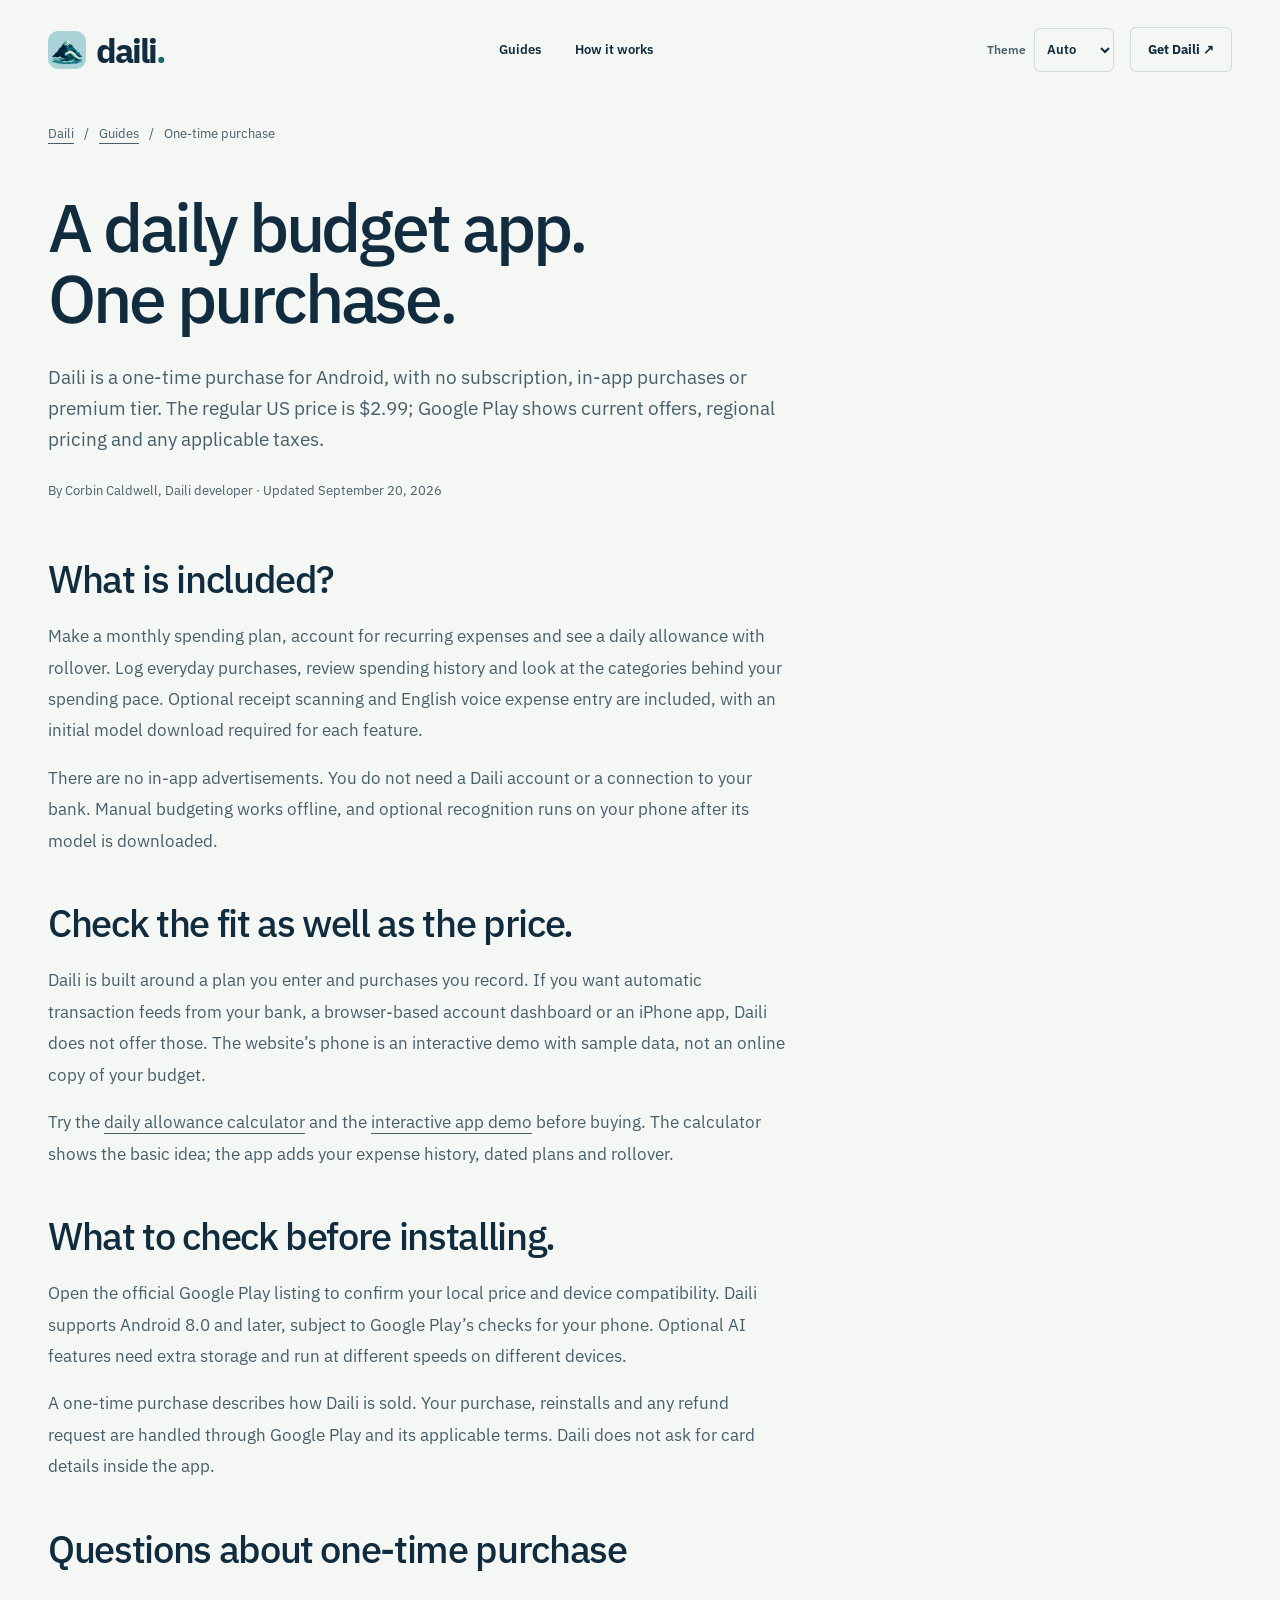
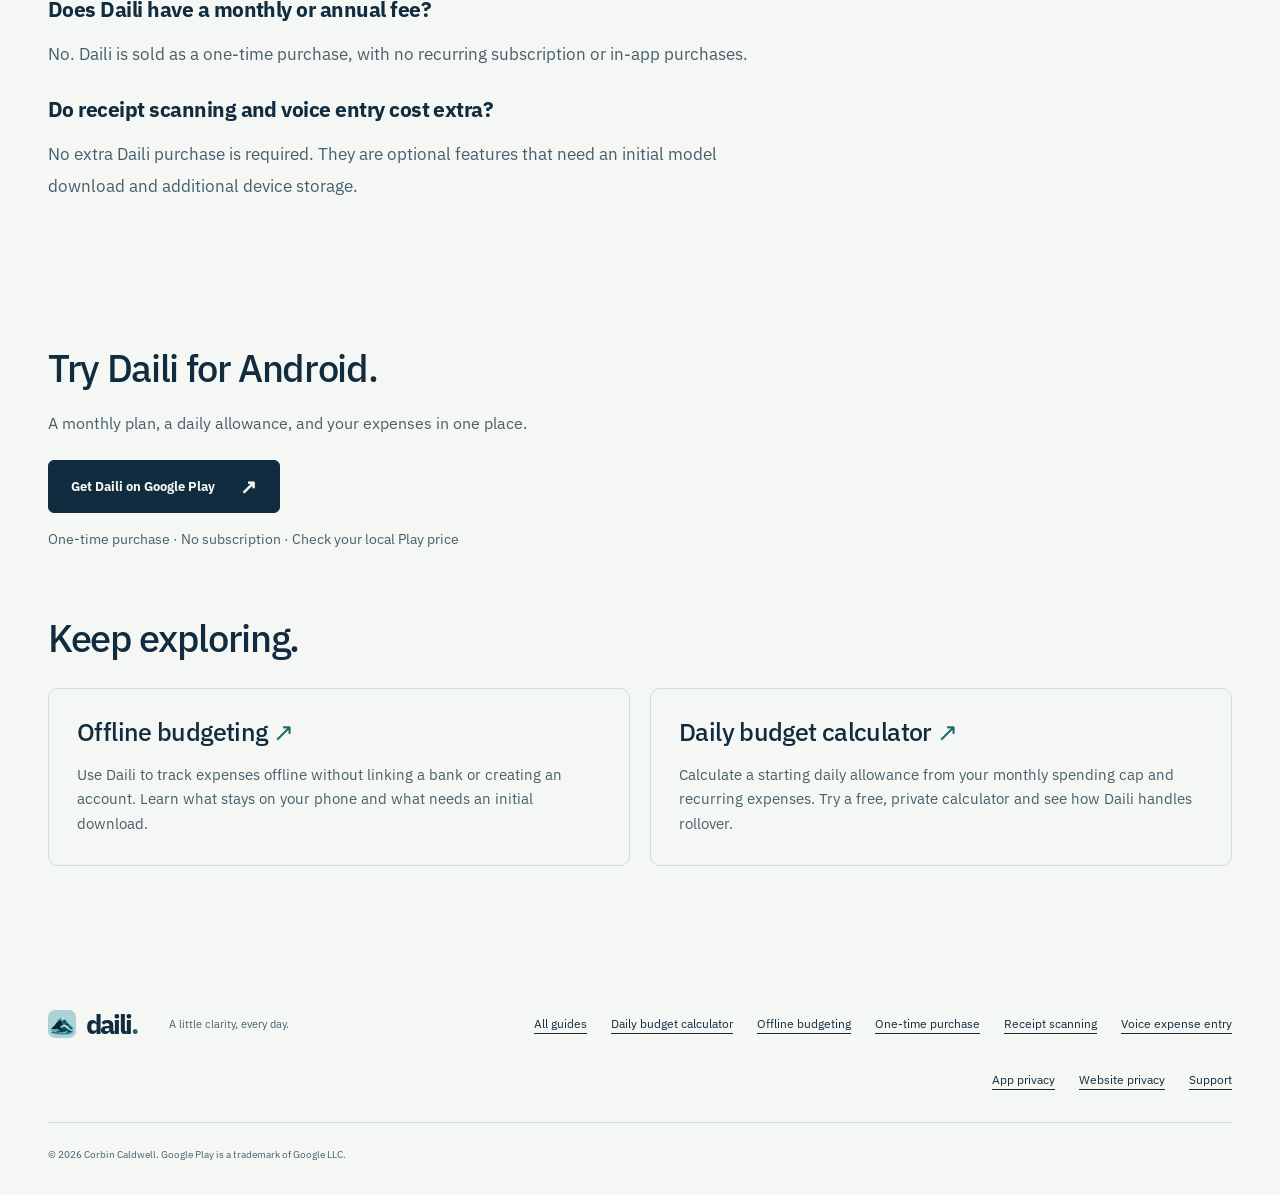
<file: docs/app/budget-app-without-subscription/index.html>
<!doctype html><html lang="en"><head><meta charset="utf-8"><meta name="viewport" content="width=device-width, initial-scale=1"><meta name="color-scheme" content="light dark"><meta name="theme-color" content="#f5f7f4" media="(prefers-color-scheme: light)"><meta name="theme-color" content="#101f2a" media="(prefers-color-scheme: dark)"><script src="../theme.js"></script><meta name="referrer" content="strict-origin-when-cross-origin"><title>Budget App Without a Subscription for Android | Daili</title><meta name="description" content="Daili is a one-time purchase budget app for Android, with no subscription or in-app purchases. See what is included and check your local Google Play price."><meta name="robots" content="index, follow, max-image-preview:large"><link rel="canonical" href="https://daili.info/budget-app-without-subscription/"><meta property="og:url" content="https://daili.info/budget-app-without-subscription/"><meta property="og:type" content="website"><meta property="og:site_name" content="Daili"><meta property="og:locale" content="en_US"><meta property="og:title" content="Budget App Without a Subscription for Android | Daili"><meta property="og:description" content="Daili is a one-time purchase budget app for Android, with no subscription or in-app purchases. See what is included and check your local Google Play price."><meta property="og:image" content="https://daili.info/assets/share.jpg"><meta property="og:image:type" content="image/jpeg"><meta property="og:image:alt" content="Daili daily budget tracker for Android — know what’s left today"><meta property="og:image:width" content="1200"><meta property="og:image:height" content="630"><meta name="twitter:card" content="summary_large_image"><meta name="twitter:title" content="Budget App Without a Subscription for Android | Daili"><meta name="twitter:description" content="Daili is a one-time purchase budget app for Android, with no subscription or in-app purchases. See what is included and check your local Google Play price."><meta name="twitter:image" content="https://daili.info/assets/share.jpg"><meta name="twitter:image:alt" content="Daili daily budget tracker for Android — know what’s left today"><link rel="icon" href="../assets/icon.png" type="image/png"><link rel="stylesheet" href="../styles.css"><link rel="stylesheet" href="../guides.css"><link rel="stylesheet" href="../theme.css"><link rel="preload" href="../assets/fonts/ibm-plex-sans-latin.woff2" as="font" type="font/woff2" crossorigin><script type="module" src="../pricing.mjs"></script></head><body><a class="skip-link" href="#main">Skip to content</a><header class="header wrap"><a class="brand" href="../" aria-label="Daili home"><img src="../assets/icon.png" width="38" height="38" alt=""><span>daili<span class="brand-dot">.</span></span></a><nav aria-label="Main"><a href="../guides/">Guides</a><a href="../#how-it-works">How it works</a></nav><div class="header-actions"><label class="theme-picker" hidden><span>Theme</span><select aria-label="Color theme" title="Auto follows your device’s appearance" data-theme-picker><option value="auto">Auto</option><option value="light">Day</option><option value="dark">Night</option></select></label><a class="nav-cta" href="https://play.google.com/store/apps/details?id=com.corbincald.daili">Get Daili ↗</a></div></header><main id="main"><article class="guide-main"><div class="wrap"><nav class="breadcrumbs" aria-label="Breadcrumb"><a href="../">Daili</a><span aria-hidden="true">/</span><a href="../guides/">Guides</a><span aria-hidden="true">/</span><span aria-current="page">One-time purchase</span></nav><div class="guide-intro"><h1>A daily budget app. One purchase.</h1><p>Daili is a one-time purchase for Android, with no subscription, in-app purchases or premium tier. The regular US price is $2.99; Google Play shows current offers, regional pricing and any applicable taxes.</p><p class="guide-byline">By Corbin Caldwell, Daili developer · Updated September 20, 2026</p></div></div><div class="guide-body wrap"><div class="guide-prose"><section><h2>What is included?</h2><p>Make a monthly spending plan, account for recurring expenses and see a daily allowance with rollover. Log everyday purchases, review spending history and look at the categories behind your spending pace. Optional receipt scanning and English voice expense entry are included, with an initial model download required for each feature.</p><p>There are no in-app advertisements. You do not need a Daili account or a connection to your bank. Manual budgeting works offline, and optional recognition runs on your phone after its model is downloaded.</p></section><section><h2>Check the fit as well as the price.</h2><p>Daili is built around a plan you enter and purchases you record. If you want automatic transaction feeds from your bank, a browser-based account dashboard or an iPhone app, Daili does not offer those. The website’s phone is an interactive demo with sample data, not an online copy of your budget.</p><p>Try the <a href="../daily-budget-calculator/">daily allowance calculator</a> and the <a href="../">interactive app demo</a> before buying. The calculator shows the basic idea; the app adds your expense history, dated plans and rollover.</p></section><section><h2>What to check before installing.</h2><p>Open the official Google Play listing to confirm your local price and device compatibility. Daili supports Android 8.0 and later, subject to Google Play’s checks for your phone. Optional AI features need extra storage and run at different speeds on different devices.</p><p>A one-time purchase describes how Daili is sold. Your purchase, reinstalls and any refund request are handled through Google Play and its applicable terms. Daili does not ask for card details inside the app.</p></section><section id="questions"><h2>Questions about one-time purchase</h2><h3>Does Daili have a monthly or annual fee?</h3><p>No. Daili is sold as a one-time purchase, with no recurring subscription or in-app purchases.</p><h3>Do receipt scanning and voice entry cost extra?</h3><p>No extra Daili purchase is required. They are optional features that need an initial model download and additional device storage.</p></section></div></div></article><section class="guide-next wrap"><h2>Try Daili for Android.</h2><p>A monthly plan, a daily allowance, and your expenses in one place.</p><a class="button " data-play-link data-placement="guide" href="https://play.google.com/store/apps/details?id=com.corbincald.daili&amp;utm_source=website&amp;utm_campaign=daili_relaunch_2026_today">Get Daili on Google Play<span aria-hidden="true">↗</span></a><p class="purchase-note">One-time purchase · No subscription · Check your local Play price</p><h2>Keep exploring.</h2><div class="guide-list"><a class="guide-card" href="../offline-budget-app/"><h2>Offline budgeting <span aria-hidden="true">↗</span></h2><p>Use Daili to track expenses offline without linking a bank or creating an account. Learn what stays on your phone and what needs an initial download.</p></a><a class="guide-card" href="../daily-budget-calculator/"><h2>Daily budget calculator <span aria-hidden="true">↗</span></h2><p>Calculate a starting daily allowance from your monthly spending cap and recurring expenses. Try a free, private calculator and see how Daili handles rollover.</p></a></div></section></main><footer class="footer wrap"><a class="brand" href="../" aria-label="Daili home"><img src="../assets/icon.png" width="38" height="38" alt=""><span>daili<span class="brand-dot">.</span></span></a><p>A little clarity, every day.</p><nav aria-label="Daili guides"><a href="../guides/">All guides</a><a href="../daily-budget-calculator/">Daily budget calculator</a><a href="../offline-budget-app/">Offline budgeting</a><a href="../budget-app-without-subscription/">One-time purchase</a><a href="../receipt-scanner/">Receipt scanning</a><a href="../voice-expense-tracker/">Voice expense entry</a></nav><nav aria-label="Footer"><a href="https://corbincald.github.io/daili/">App privacy</a><a href="../website-privacy/">Website privacy</a><a href="mailto:corbin.caldwell@gmail.com">Support</a></nav><small>© 2026 Corbin Caldwell. Google Play is a trademark of Google LLC.</small></footer><script type="application/ld+json">{"@context":"https://schema.org","@graph":[{"@type":"Person","@id":"https://daili.info/#developer","name":"Corbin Caldwell","url":"https://daili.info/#questions"},{"@type":"WebSite","@id":"https://daili.info/#website","name":"Daili","alternateName":"Daili: Daily Budget Tracker","url":"https://daili.info/","inLanguage":"en","publisher":{"@id":"https://daili.info/#developer"}},{"@type":"SoftwareApplication","@id":"https://daili.info/#app","name":"Daili: Daily Budget Tracker","operatingSystem":"Android 8.0+","applicationCategory":"FinanceApplication","url":"https://daili.info/","downloadUrl":"https://play.google.com/store/apps/details?id=com.corbincald.daili","sameAs":["https://play.google.com/store/apps/details?id=com.corbincald.daili"],"image":"https://daili.info/assets/icon.png","author":{"@id":"https://daili.info/#developer"},"description":"A private daily budget and expense tracker for Android. One-time purchase, no subscription.","featureList":["Daily allowance with rollover","Monthly plans and recurring expenses","Offline manual expense tracking","Optional on-device receipt scanning","Optional on-device English voice expense entry"]},{"@type":"WebPage","@id":"https://daili.info/budget-app-without-subscription/#webpage","url":"https://daili.info/budget-app-without-subscription/","name":"Budget App Without a Subscription for Android | Daili","description":"Daili is a one-time purchase budget app for Android, with no subscription or in-app purchases. See what is included and check your local Google Play price.","inLanguage":"en","dateModified":"2026-10-01","isPartOf":{"@id":"https://daili.info/#website"},"about":{"@id":"https://daili.info/#app"}},{"@type":"BreadcrumbList","@id":"https://daili.info/budget-app-without-subscription/#breadcrumbs","itemListElement":[{"@type":"ListItem","position":1,"name":"Daili","item":"https://daili.info/"},{"@type":"ListItem","position":2,"name":"Guides","item":"https://daili.info/guides/"},{"@type":"ListItem","position":3,"name":"One-time purchase","item":"https://daili.info/budget-app-without-subscription/"}]},{"@type":"FAQPage","@id":"https://daili.info/budget-app-without-subscription/#questions","mainEntity":[{"@type":"Question","name":"Does Daili have a monthly or annual fee?","acceptedAnswer":{"@type":"Answer","text":"No. Daili is sold as a one-time purchase, with no recurring subscription or in-app purchases."}},{"@type":"Question","name":"Do receipt scanning and voice entry cost extra?","acceptedAnswer":{"@type":"Answer","text":"No extra Daili purchase is required. They are optional features that need an initial model download and additional device storage."}}]}]}</script></body></html>
</file>
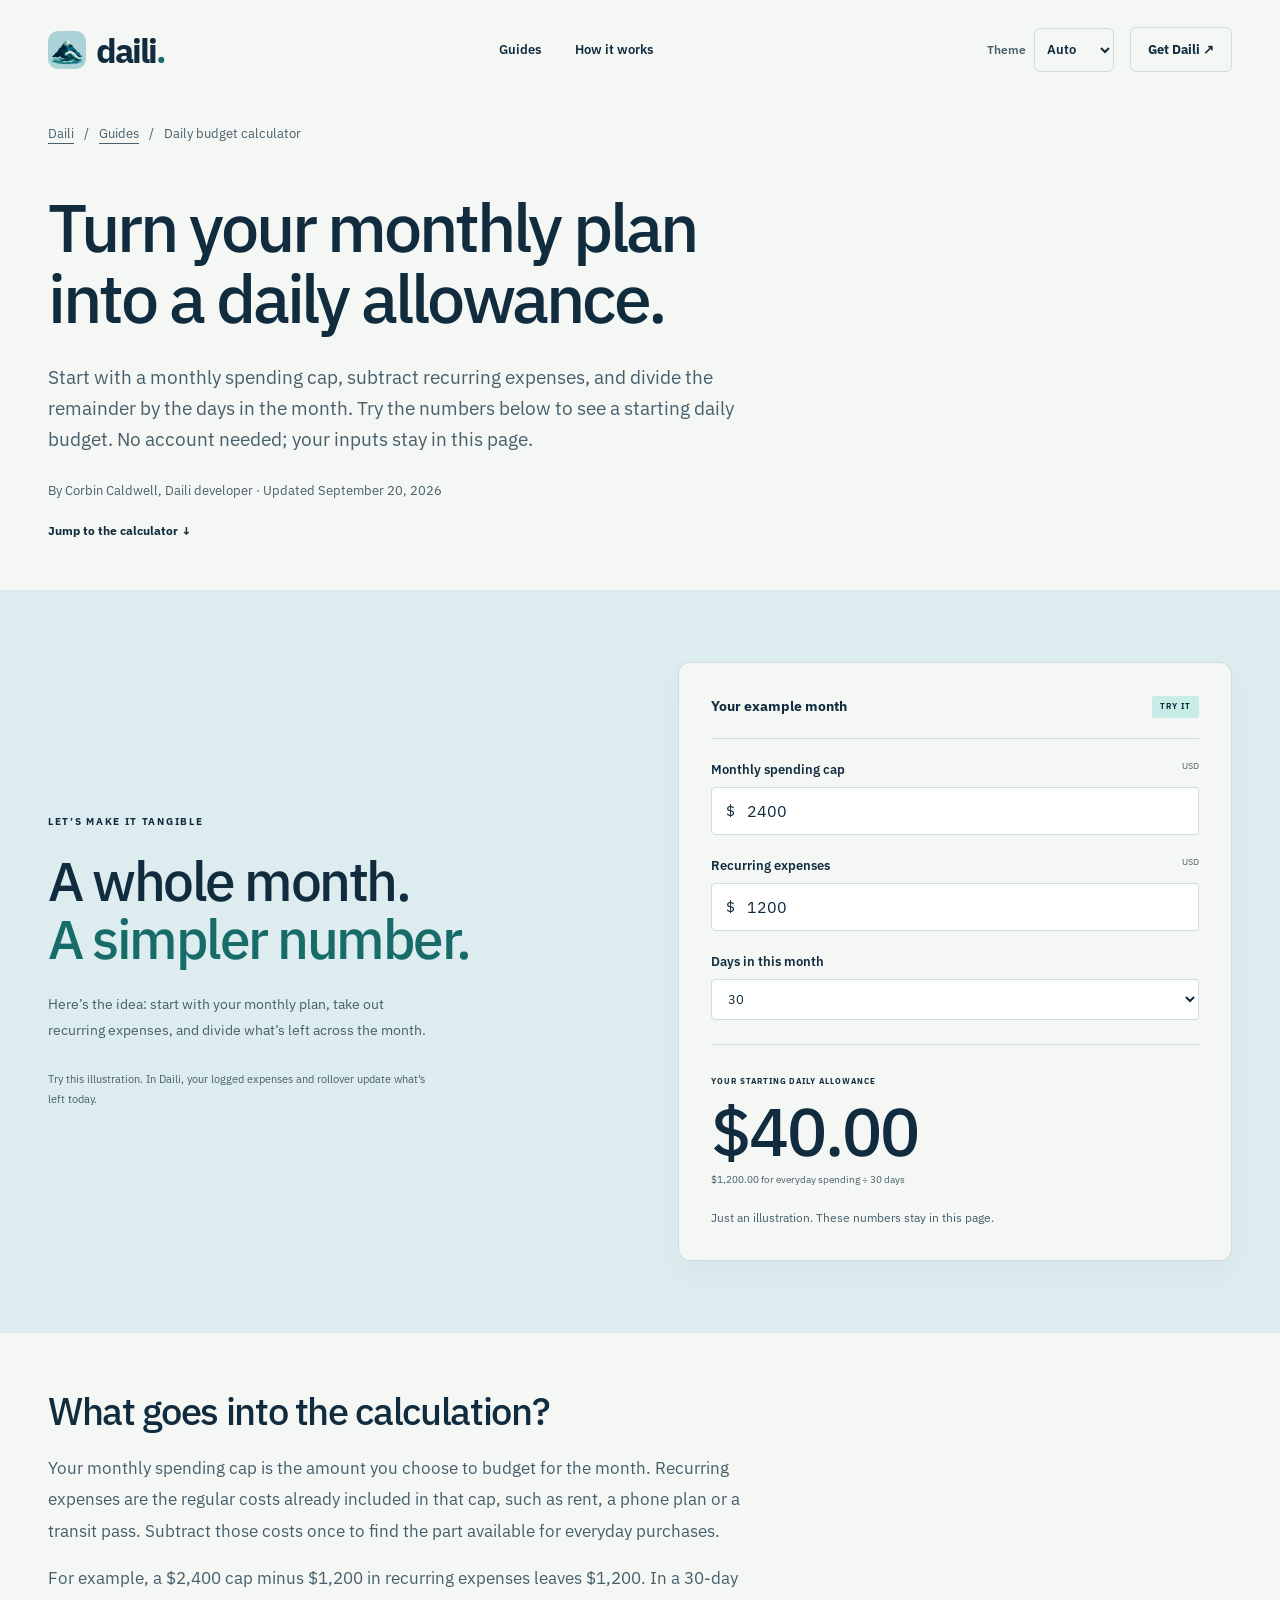
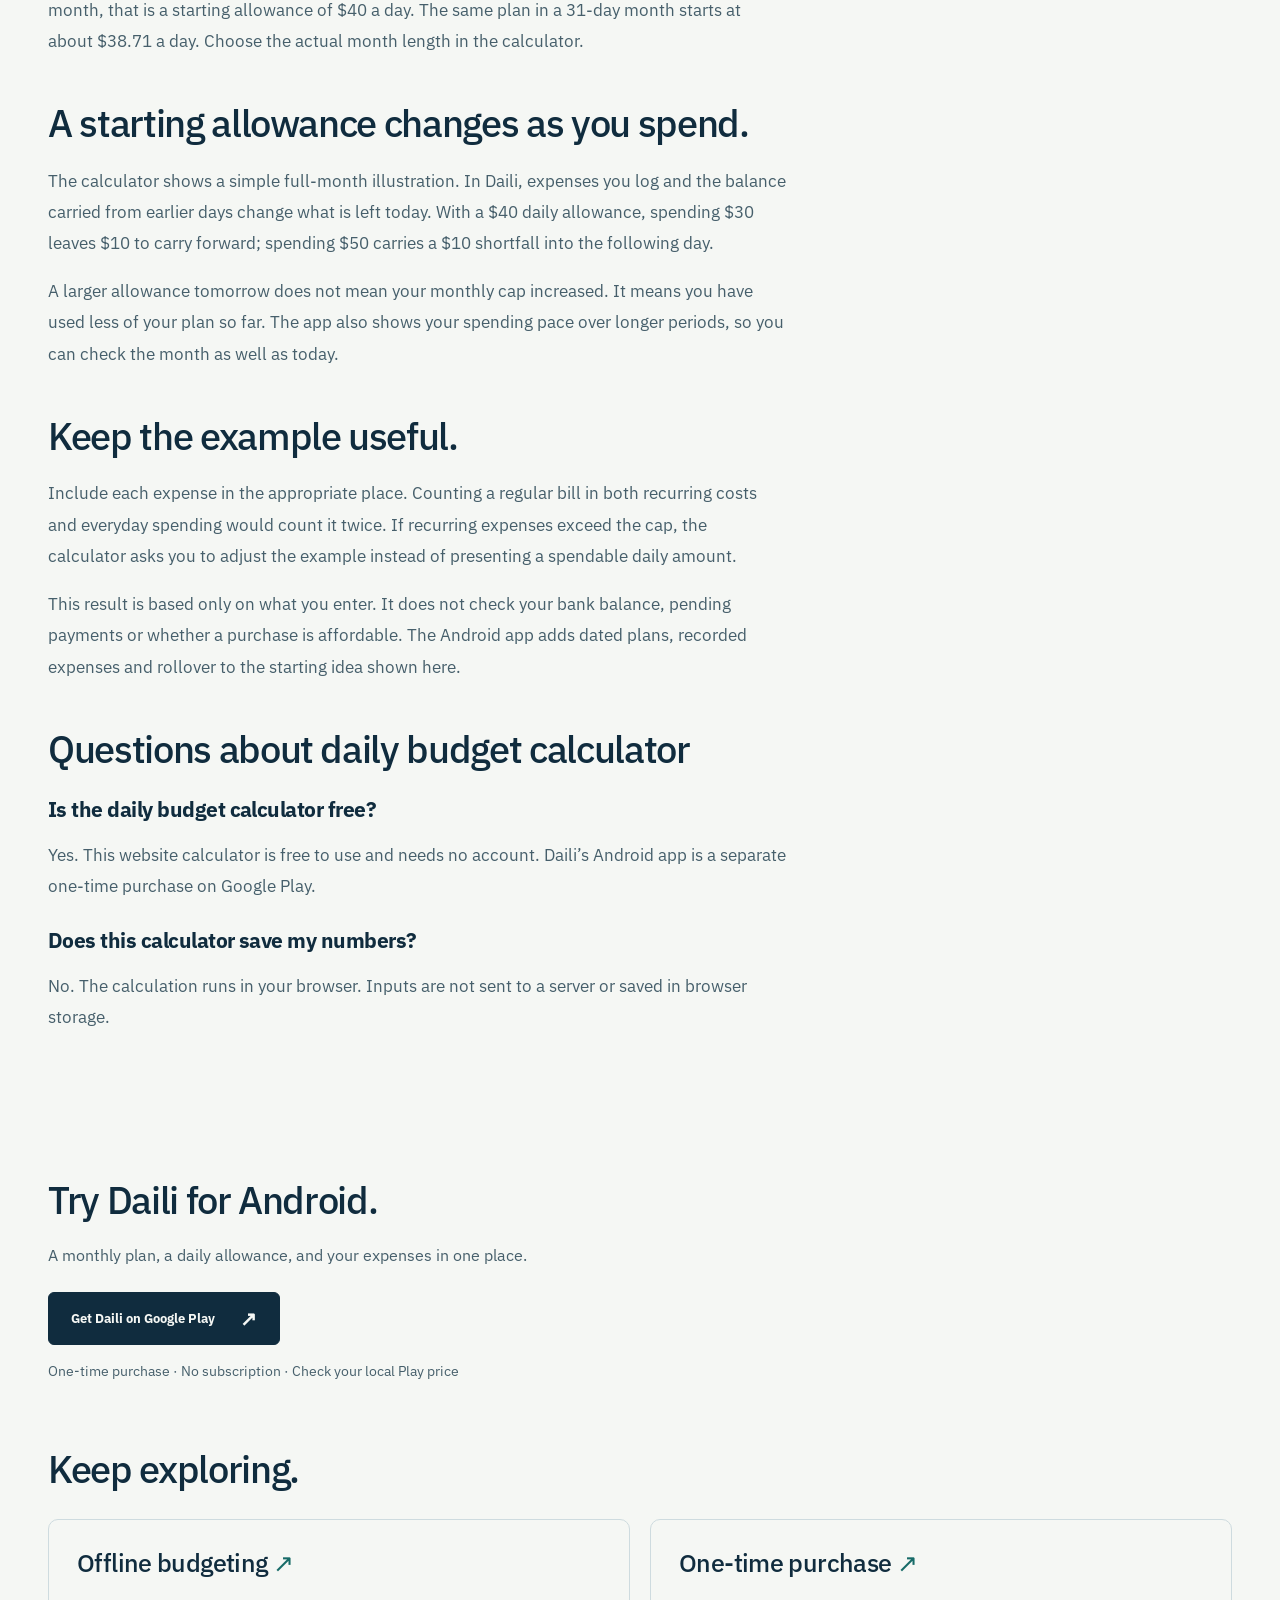
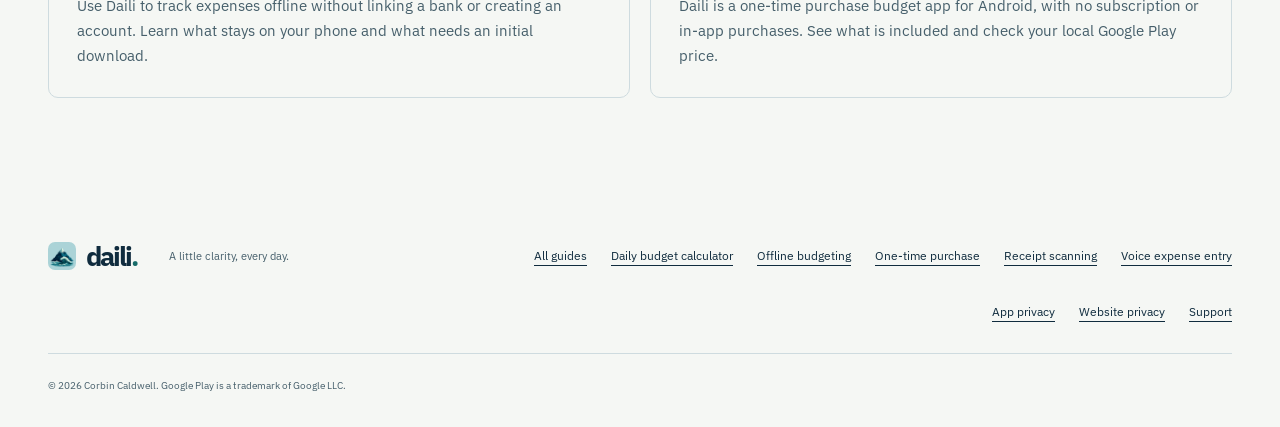
<file: docs/app/daily-budget-calculator/index.html>
<!doctype html><html lang="en"><head><meta charset="utf-8"><meta name="viewport" content="width=device-width, initial-scale=1"><meta name="color-scheme" content="light dark"><meta name="theme-color" content="#f5f7f4" media="(prefers-color-scheme: light)"><meta name="theme-color" content="#101f2a" media="(prefers-color-scheme: dark)"><script src="../theme.js"></script><meta name="referrer" content="strict-origin-when-cross-origin"><title>Daily Budget Calculator — Monthly Plan to Daily Allowance | Daili</title><meta name="description" content="Calculate a starting daily allowance from your monthly spending cap and recurring expenses. Try a free, private calculator and see how Daili handles rollover."><meta name="robots" content="index, follow, max-image-preview:large"><link rel="canonical" href="https://daili.info/daily-budget-calculator/"><meta property="og:url" content="https://daili.info/daily-budget-calculator/"><meta property="og:type" content="website"><meta property="og:site_name" content="Daili"><meta property="og:locale" content="en_US"><meta property="og:title" content="Daily Budget Calculator — Monthly Plan to Daily Allowance | Daili"><meta property="og:description" content="Calculate a starting daily allowance from your monthly spending cap and recurring expenses. Try a free, private calculator and see how Daili handles rollover."><meta property="og:image" content="https://daili.info/assets/share.jpg"><meta property="og:image:type" content="image/jpeg"><meta property="og:image:alt" content="Daili daily budget tracker for Android — know what’s left today"><meta property="og:image:width" content="1200"><meta property="og:image:height" content="630"><meta name="twitter:card" content="summary_large_image"><meta name="twitter:title" content="Daily Budget Calculator — Monthly Plan to Daily Allowance | Daili"><meta name="twitter:description" content="Calculate a starting daily allowance from your monthly spending cap and recurring expenses. Try a free, private calculator and see how Daili handles rollover."><meta name="twitter:image" content="https://daili.info/assets/share.jpg"><meta name="twitter:image:alt" content="Daili daily budget tracker for Android — know what’s left today"><link rel="icon" href="../assets/icon.png" type="image/png"><link rel="stylesheet" href="../styles.css"><link rel="stylesheet" href="../guides.css"><link rel="stylesheet" href="../theme.css"><link rel="preload" href="../assets/fonts/ibm-plex-sans-latin.woff2" as="font" type="font/woff2" crossorigin><script type="module" src="../pricing.mjs"></script></head><body><a class="skip-link" href="#main">Skip to content</a><header class="header wrap"><a class="brand" href="../" aria-label="Daili home"><img src="../assets/icon.png" width="38" height="38" alt=""><span>daili<span class="brand-dot">.</span></span></a><nav aria-label="Main"><a href="../guides/">Guides</a><a href="../#how-it-works">How it works</a></nav><div class="header-actions"><label class="theme-picker" hidden><span>Theme</span><select aria-label="Color theme" title="Auto follows your device’s appearance" data-theme-picker><option value="auto">Auto</option><option value="light">Day</option><option value="dark">Night</option></select></label><a class="nav-cta" href="https://play.google.com/store/apps/details?id=com.corbincald.daili">Get Daili ↗</a></div></header><main id="main"><article class="guide-main"><div class="wrap"><nav class="breadcrumbs" aria-label="Breadcrumb"><a href="../">Daili</a><span aria-hidden="true">/</span><a href="../guides/">Guides</a><span aria-hidden="true">/</span><span aria-current="page">Daily budget calculator</span></nav><div class="guide-intro"><h1>Turn your monthly plan into a daily allowance.</h1><p>Start with a monthly spending cap, subtract recurring expenses, and divide the remainder by the days in the month. Try the numbers below to see a starting daily budget. No account needed; your inputs stay in this page.</p><p class="guide-byline">By Corbin Caldwell, Daili developer · Updated September 20, 2026</p><a class="text-link calculator-jump" href="#daily-demo">Jump to the calculator ↓</a></div></div><section class="demo-section" id="daily-demo" aria-labelledby="demo-title"><div class="wrap demo-layout"><div><p class="eyebrow">LET’S MAKE IT TANGIBLE</p><h2 id="demo-title">A whole month.<br><em>A simpler number.</em></h2><p>Here’s the idea: start with your monthly plan, take out recurring expenses, and divide what’s left across the month.</p><p class="demo-note">Try this illustration. In Daili, your logged expenses and rollover update what’s left today.</p></div><div class="calculator"><form id="allowance-form"><div class="calculator-heading"><span>Your example month</span><span class="demo-tag">TRY IT</span></div><label for="monthly">Monthly spending cap <span>USD</span></label><div class="input-money"><span aria-hidden="true">$</span><input id="monthly" name="monthly" type="number" min="0" max="1000000" step="0.01" inputmode="decimal" value="2400" required></div><label for="recurring">Recurring expenses <span>USD</span></label><div class="input-money"><span aria-hidden="true">$</span><input id="recurring" name="recurring" type="number" min="0" max="1000000" step="0.01" inputmode="decimal" value="1200" required></div><label for="days">Days in this month</label><select id="days" name="days"><option>28</option><option>29</option><option selected>30</option><option>31</option></select><div class="allowance-result" aria-live="polite" aria-atomic="true"><span>YOUR STARTING DAILY ALLOWANCE</span><output id="daily-allowance" for="monthly recurring days">$40.00</output><p id="calculation-detail">$1,200.00 for everyday spending ÷ 30 days</p></div><p id="calculation-error" class="form-error" role="status" hidden></p><noscript><p>This interactive example needs JavaScript. The illustration above uses ($2,400 − $1,200) ÷ 30 = $40 a day.</p></noscript></form><p class="local-note">Just an illustration. These numbers stay in this page.</p></div></div></section><div class="guide-body wrap"><div class="guide-prose"><section><h2>What goes into the calculation?</h2><p>Your monthly spending cap is the amount you choose to budget for the month. Recurring expenses are the regular costs already included in that cap, such as rent, a phone plan or a transit pass. Subtract those costs once to find the part available for everyday purchases.</p><p>For example, a $2,400 cap minus $1,200 in recurring expenses leaves $1,200. In a 30-day month, that is a starting allowance of $40 a day. The same plan in a 31-day month starts at about $38.71 a day. Choose the actual month length in the calculator.</p></section><section><h2>A starting allowance changes as you spend.</h2><p>The calculator shows a simple full-month illustration. In Daili, expenses you log and the balance carried from earlier days change what is left today. With a $40 daily allowance, spending $30 leaves $10 to carry forward; spending $50 carries a $10 shortfall into the following day.</p><p>A larger allowance tomorrow does not mean your monthly cap increased. It means you have used less of your plan so far. The app also shows your spending pace over longer periods, so you can check the month as well as today.</p></section><section><h2>Keep the example useful.</h2><p>Include each expense in the appropriate place. Counting a regular bill in both recurring costs and everyday spending would count it twice. If recurring expenses exceed the cap, the calculator asks you to adjust the example instead of presenting a spendable daily amount.</p><p>This result is based only on what you enter. It does not check your bank balance, pending payments or whether a purchase is affordable. The Android app adds dated plans, recorded expenses and rollover to the starting idea shown here.</p></section><section id="questions"><h2>Questions about daily budget calculator</h2><h3>Is the daily budget calculator free?</h3><p>Yes. This website calculator is free to use and needs no account. Daili’s Android app is a separate one-time purchase on Google Play.</p><h3>Does this calculator save my numbers?</h3><p>No. The calculation runs in your browser. Inputs are not sent to a server or saved in browser storage.</p></section></div></div></article><section class="guide-next wrap"><h2>Try Daili for Android.</h2><p>A monthly plan, a daily allowance, and your expenses in one place.</p><a class="button " data-play-link data-placement="guide" href="https://play.google.com/store/apps/details?id=com.corbincald.daili&amp;utm_source=website&amp;utm_campaign=daili_relaunch_2026_today">Get Daili on Google Play<span aria-hidden="true">↗</span></a><p class="purchase-note">One-time purchase · No subscription · Check your local Play price</p><h2>Keep exploring.</h2><div class="guide-list"><a class="guide-card" href="../offline-budget-app/"><h2>Offline budgeting <span aria-hidden="true">↗</span></h2><p>Use Daili to track expenses offline without linking a bank or creating an account. Learn what stays on your phone and what needs an initial download.</p></a><a class="guide-card" href="../budget-app-without-subscription/"><h2>One-time purchase <span aria-hidden="true">↗</span></h2><p>Daili is a one-time purchase budget app for Android, with no subscription or in-app purchases. See what is included and check your local Google Play price.</p></a></div></section></main><footer class="footer wrap"><a class="brand" href="../" aria-label="Daili home"><img src="../assets/icon.png" width="38" height="38" alt=""><span>daili<span class="brand-dot">.</span></span></a><p>A little clarity, every day.</p><nav aria-label="Daili guides"><a href="../guides/">All guides</a><a href="../daily-budget-calculator/">Daily budget calculator</a><a href="../offline-budget-app/">Offline budgeting</a><a href="../budget-app-without-subscription/">One-time purchase</a><a href="../receipt-scanner/">Receipt scanning</a><a href="../voice-expense-tracker/">Voice expense entry</a></nav><nav aria-label="Footer"><a href="https://corbincald.github.io/daili/">App privacy</a><a href="../website-privacy/">Website privacy</a><a href="mailto:corbin.caldwell@gmail.com">Support</a></nav><small>© 2026 Corbin Caldwell. Google Play is a trademark of Google LLC.</small></footer><script type="application/ld+json">{"@context":"https://schema.org","@graph":[{"@type":"Person","@id":"https://daili.info/#developer","name":"Corbin Caldwell","url":"https://daili.info/#questions"},{"@type":"WebSite","@id":"https://daili.info/#website","name":"Daili","alternateName":"Daili: Daily Budget Tracker","url":"https://daili.info/","inLanguage":"en","publisher":{"@id":"https://daili.info/#developer"}},{"@type":"SoftwareApplication","@id":"https://daili.info/#app","name":"Daili: Daily Budget Tracker","operatingSystem":"Android 8.0+","applicationCategory":"FinanceApplication","url":"https://daili.info/","downloadUrl":"https://play.google.com/store/apps/details?id=com.corbincald.daili","sameAs":["https://play.google.com/store/apps/details?id=com.corbincald.daili"],"image":"https://daili.info/assets/icon.png","author":{"@id":"https://daili.info/#developer"},"description":"A private daily budget and expense tracker for Android. One-time purchase, no subscription.","featureList":["Daily allowance with rollover","Monthly plans and recurring expenses","Offline manual expense tracking","Optional on-device receipt scanning","Optional on-device English voice expense entry"]},{"@type":"WebPage","@id":"https://daili.info/daily-budget-calculator/#webpage","url":"https://daili.info/daily-budget-calculator/","name":"Daily Budget Calculator — Monthly Plan to Daily Allowance | Daili","description":"Calculate a starting daily allowance from your monthly spending cap and recurring expenses. Try a free, private calculator and see how Daili handles rollover.","inLanguage":"en","dateModified":"2026-10-01","isPartOf":{"@id":"https://daili.info/#website"},"about":{"@id":"https://daili.info/#app"}},{"@type":"BreadcrumbList","@id":"https://daili.info/daily-budget-calculator/#breadcrumbs","itemListElement":[{"@type":"ListItem","position":1,"name":"Daili","item":"https://daili.info/"},{"@type":"ListItem","position":2,"name":"Guides","item":"https://daili.info/guides/"},{"@type":"ListItem","position":3,"name":"Daily budget calculator","item":"https://daili.info/daily-budget-calculator/"}]},{"@type":"FAQPage","@id":"https://daili.info/daily-budget-calculator/#questions","mainEntity":[{"@type":"Question","name":"Is the daily budget calculator free?","acceptedAnswer":{"@type":"Answer","text":"Yes. This website calculator is free to use and needs no account. Daili’s Android app is a separate one-time purchase on Google Play."}},{"@type":"Question","name":"Does this calculator save my numbers?","acceptedAnswer":{"@type":"Answer","text":"No. The calculation runs in your browser. Inputs are not sent to a server or saved in browser storage."}}]}]}</script><script type="module" src="../calculator.mjs"></script></body></html>
</file>
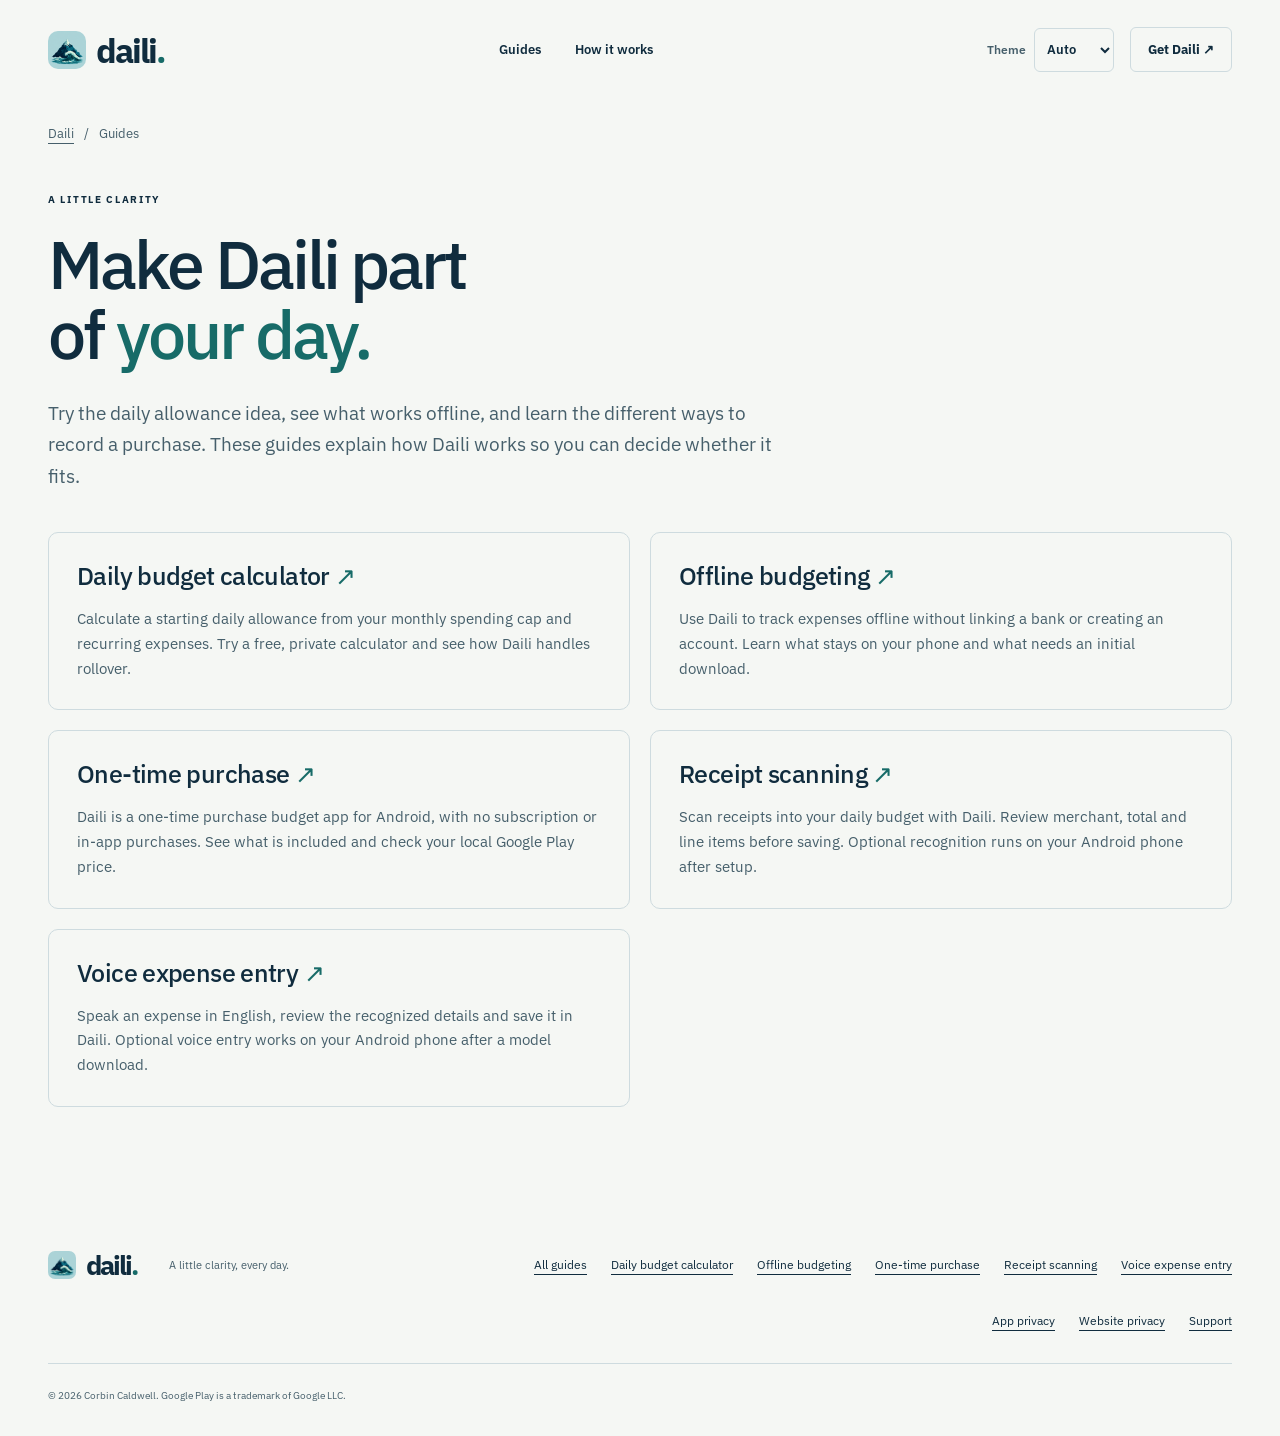
<file: docs/app/guides/index.html>
<!doctype html><html lang="en"><head><meta charset="utf-8"><meta name="viewport" content="width=device-width, initial-scale=1"><meta name="color-scheme" content="light dark"><meta name="theme-color" content="#f5f7f4" media="(prefers-color-scheme: light)"><meta name="theme-color" content="#101f2a" media="(prefers-color-scheme: dark)"><script src="../theme.js"></script><meta name="referrer" content="strict-origin-when-cross-origin"><title>Daily Budgeting &amp; Expense Tracking Guides | Daili</title><meta name="description" content="Explore Daili’s daily budget calculator, offline budgeting, one-time purchase, receipt scanning and English voice expense entry for Android."><meta name="robots" content="index, follow, max-image-preview:large"><link rel="canonical" href="https://daili.info/guides/"><meta property="og:url" content="https://daili.info/guides/"><meta property="og:type" content="website"><meta property="og:site_name" content="Daili"><meta property="og:locale" content="en_US"><meta property="og:title" content="Daily Budgeting &amp; Expense Tracking Guides | Daili"><meta property="og:description" content="Explore Daili’s daily budget calculator, offline budgeting, one-time purchase, receipt scanning and English voice expense entry for Android."><meta property="og:image" content="https://daili.info/assets/share.jpg"><meta property="og:image:type" content="image/jpeg"><meta property="og:image:alt" content="Daili daily budget tracker for Android — know what’s left today"><meta property="og:image:width" content="1200"><meta property="og:image:height" content="630"><meta name="twitter:card" content="summary_large_image"><meta name="twitter:title" content="Daily Budgeting &amp; Expense Tracking Guides | Daili"><meta name="twitter:description" content="Explore Daili’s daily budget calculator, offline budgeting, one-time purchase, receipt scanning and English voice expense entry for Android."><meta name="twitter:image" content="https://daili.info/assets/share.jpg"><meta name="twitter:image:alt" content="Daili daily budget tracker for Android — know what’s left today"><link rel="icon" href="../assets/icon.png" type="image/png"><link rel="stylesheet" href="../styles.css"><link rel="stylesheet" href="../guides.css"><link rel="stylesheet" href="../theme.css"><link rel="preload" href="../assets/fonts/ibm-plex-sans-latin.woff2" as="font" type="font/woff2" crossorigin><script type="module" src="../pricing.mjs"></script></head><body><a class="skip-link" href="#main">Skip to content</a><header class="header wrap"><a class="brand" href="../" aria-label="Daili home"><img src="../assets/icon.png" width="38" height="38" alt=""><span>daili<span class="brand-dot">.</span></span></a><nav aria-label="Main"><a href="../guides/">Guides</a><a href="../#how-it-works">How it works</a></nav><div class="header-actions"><label class="theme-picker" hidden><span>Theme</span><select aria-label="Color theme" title="Auto follows your device’s appearance" data-theme-picker><option value="auto">Auto</option><option value="light">Day</option><option value="dark">Night</option></select></label><a class="nav-cta" href="https://play.google.com/store/apps/details?id=com.corbincald.daili">Get Daili ↗</a></div></header><main class="guide-main wrap" id="main"><nav class="breadcrumbs" aria-label="Breadcrumb"><a href="../">Daili</a><span aria-hidden="true">/</span><span>Guides</span></nav><div class="guide-intro"><p class="eyebrow">A LITTLE CLARITY</p><h1>Make Daili part<br>of <em>your day.</em></h1><p>Try the daily allowance idea, see what works offline, and learn the different ways to record a purchase. These guides explain how Daili works so you can decide whether it fits.</p></div><div class="guide-list"><a class="guide-card" href="../daily-budget-calculator/"><h2>Daily budget calculator <span aria-hidden="true">↗</span></h2><p>Calculate a starting daily allowance from your monthly spending cap and recurring expenses. Try a free, private calculator and see how Daili handles rollover.</p></a><a class="guide-card" href="../offline-budget-app/"><h2>Offline budgeting <span aria-hidden="true">↗</span></h2><p>Use Daili to track expenses offline without linking a bank or creating an account. Learn what stays on your phone and what needs an initial download.</p></a><a class="guide-card" href="../budget-app-without-subscription/"><h2>One-time purchase <span aria-hidden="true">↗</span></h2><p>Daili is a one-time purchase budget app for Android, with no subscription or in-app purchases. See what is included and check your local Google Play price.</p></a><a class="guide-card" href="../receipt-scanner/"><h2>Receipt scanning <span aria-hidden="true">↗</span></h2><p>Scan receipts into your daily budget with Daili. Review merchant, total and line items before saving. Optional recognition runs on your Android phone after setup.</p></a><a class="guide-card" href="../voice-expense-tracker/"><h2>Voice expense entry <span aria-hidden="true">↗</span></h2><p>Speak an expense in English, review the recognized details and save it in Daili. Optional voice entry works on your Android phone after a model download.</p></a></div></main><footer class="footer wrap"><a class="brand" href="../" aria-label="Daili home"><img src="../assets/icon.png" width="38" height="38" alt=""><span>daili<span class="brand-dot">.</span></span></a><p>A little clarity, every day.</p><nav aria-label="Daili guides"><a href="../guides/">All guides</a><a href="../daily-budget-calculator/">Daily budget calculator</a><a href="../offline-budget-app/">Offline budgeting</a><a href="../budget-app-without-subscription/">One-time purchase</a><a href="../receipt-scanner/">Receipt scanning</a><a href="../voice-expense-tracker/">Voice expense entry</a></nav><nav aria-label="Footer"><a href="https://corbincald.github.io/daili/">App privacy</a><a href="../website-privacy/">Website privacy</a><a href="mailto:corbin.caldwell@gmail.com">Support</a></nav><small>© 2026 Corbin Caldwell. Google Play is a trademark of Google LLC.</small></footer><script type="application/ld+json">{"@context":"https://schema.org","@graph":[{"@type":"Person","@id":"https://daili.info/#developer","name":"Corbin Caldwell","url":"https://daili.info/#questions"},{"@type":"WebSite","@id":"https://daili.info/#website","name":"Daili","alternateName":"Daili: Daily Budget Tracker","url":"https://daili.info/","inLanguage":"en","publisher":{"@id":"https://daili.info/#developer"}},{"@type":"SoftwareApplication","@id":"https://daili.info/#app","name":"Daili: Daily Budget Tracker","operatingSystem":"Android 8.0+","applicationCategory":"FinanceApplication","url":"https://daili.info/","downloadUrl":"https://play.google.com/store/apps/details?id=com.corbincald.daili","sameAs":["https://play.google.com/store/apps/details?id=com.corbincald.daili"],"image":"https://daili.info/assets/icon.png","author":{"@id":"https://daili.info/#developer"},"description":"A private daily budget and expense tracker for Android. One-time purchase, no subscription.","featureList":["Daily allowance with rollover","Monthly plans and recurring expenses","Offline manual expense tracking","Optional on-device receipt scanning","Optional on-device English voice expense entry"]},{"@type":"WebPage","@id":"https://daili.info/guides/#webpage","url":"https://daili.info/guides/","name":"Daily Budgeting & Expense Tracking Guides | Daili","description":"Explore Daili’s daily budget calculator, offline budgeting, one-time purchase, receipt scanning and English voice expense entry for Android.","inLanguage":"en","dateModified":"2026-10-01","isPartOf":{"@id":"https://daili.info/#website"},"about":{"@id":"https://daili.info/#app"}},{"@type":"BreadcrumbList","@id":"https://daili.info/guides/#breadcrumbs","itemListElement":[{"@type":"ListItem","position":1,"name":"Daili","item":"https://daili.info/"},{"@type":"ListItem","position":2,"name":"Daili guides","item":"https://daili.info/guides/"}]}]}</script></body></html>
</file>
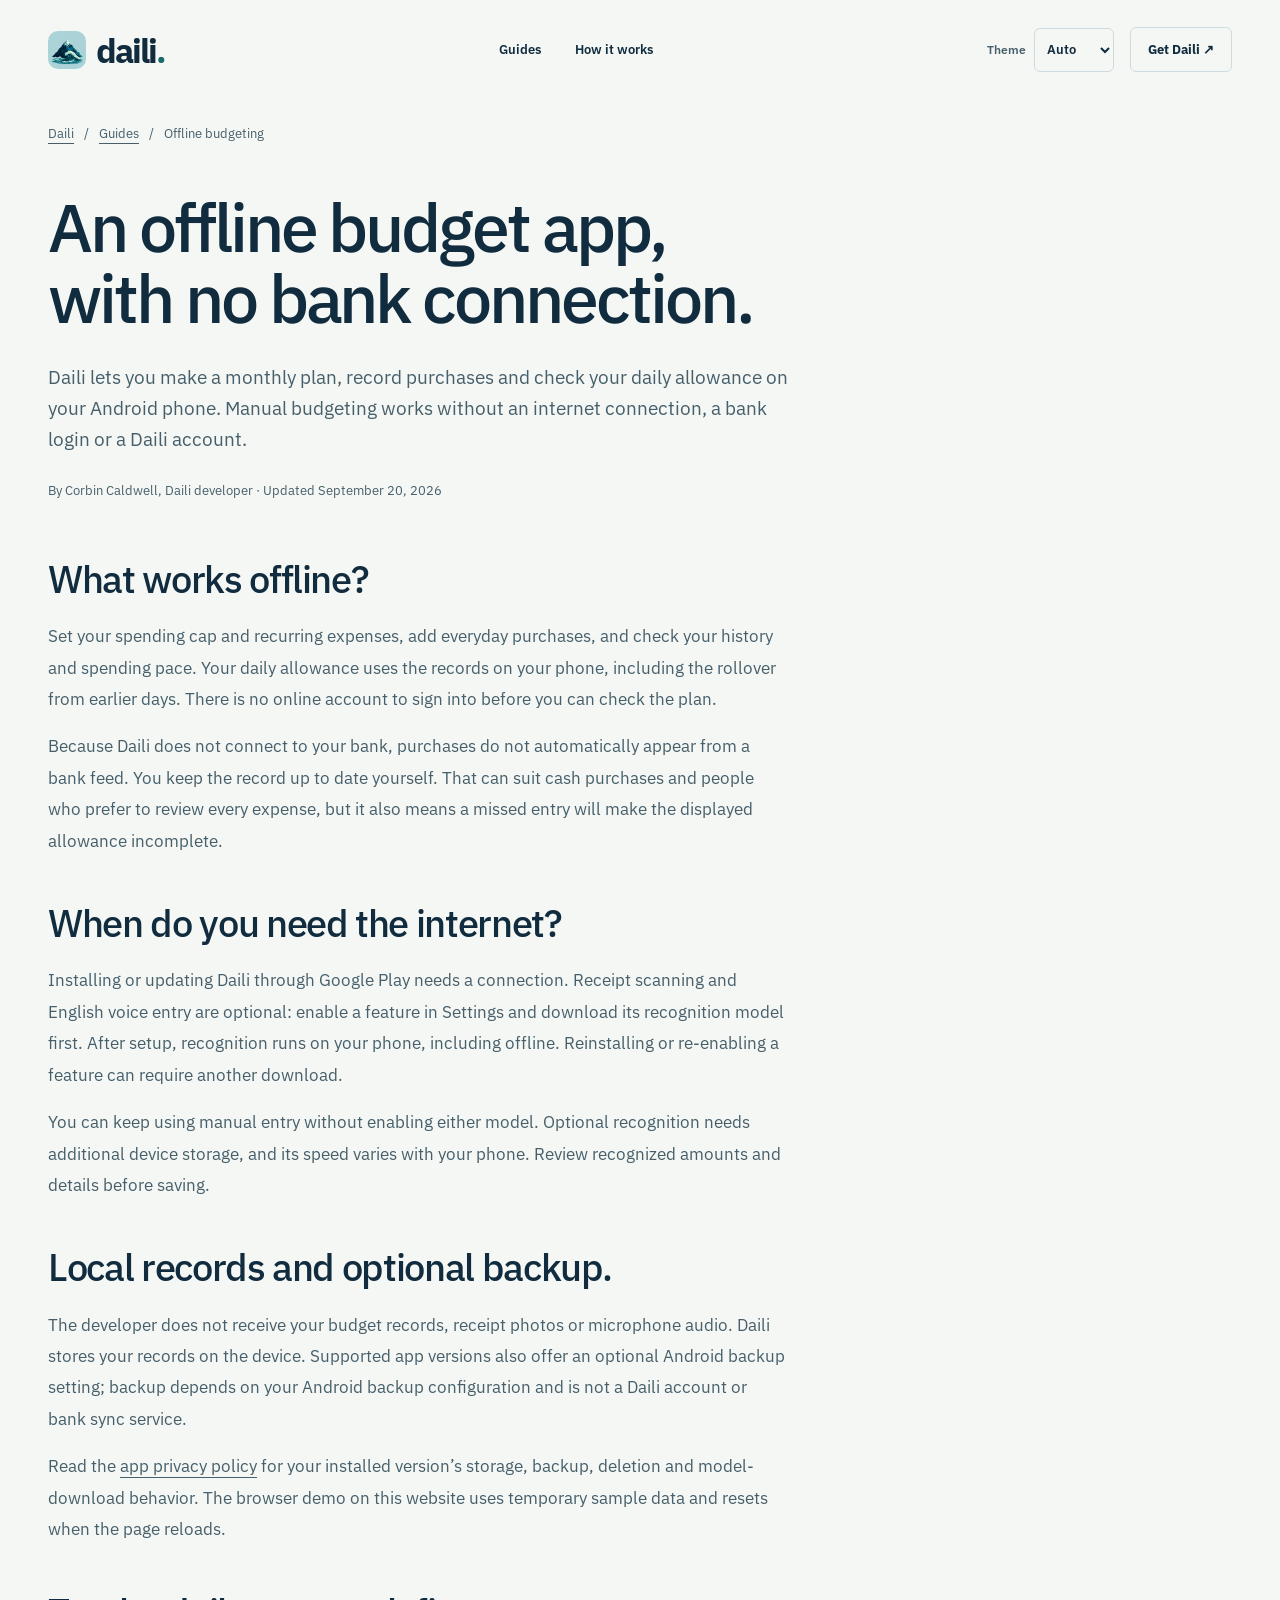
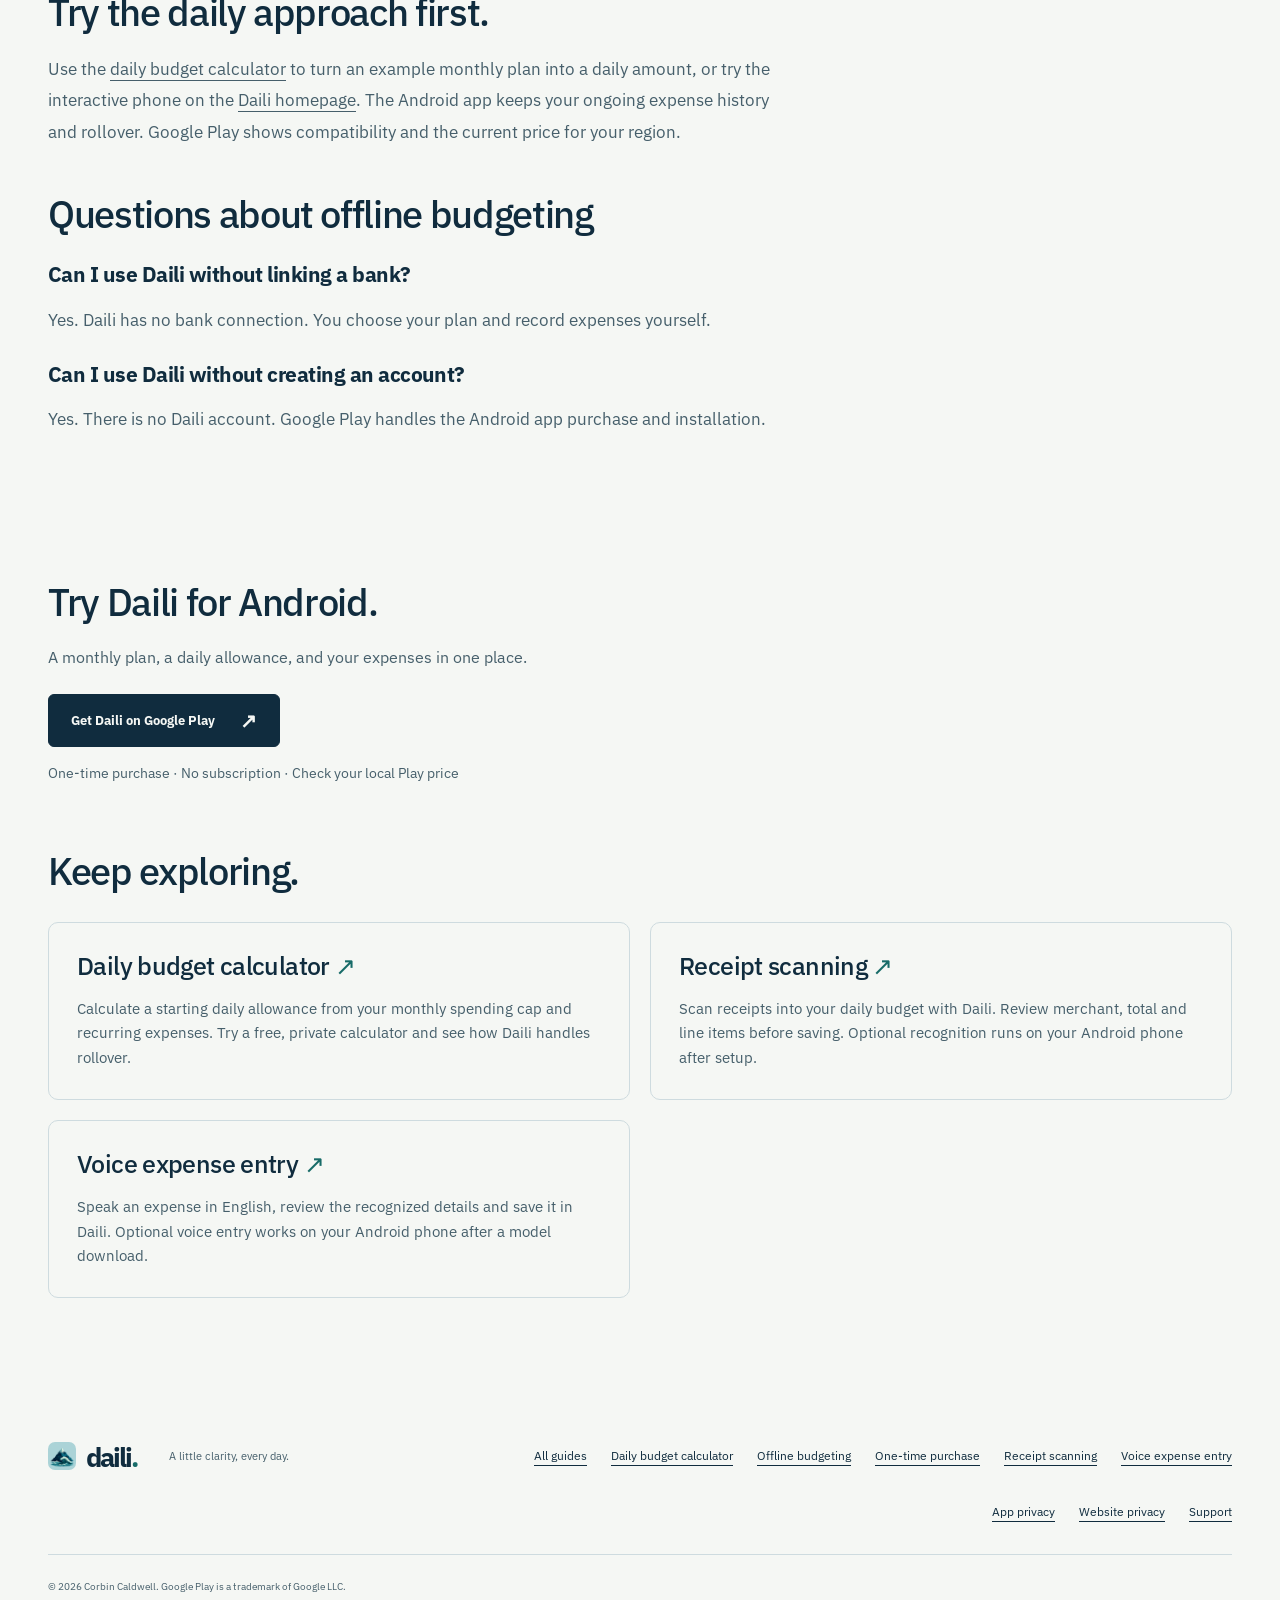
<file: docs/app/offline-budget-app/index.html>
<!doctype html><html lang="en"><head><meta charset="utf-8"><meta name="viewport" content="width=device-width, initial-scale=1"><meta name="color-scheme" content="light dark"><meta name="theme-color" content="#f5f7f4" media="(prefers-color-scheme: light)"><meta name="theme-color" content="#101f2a" media="(prefers-color-scheme: dark)"><script src="../theme.js"></script><meta name="referrer" content="strict-origin-when-cross-origin"><title>Offline Budget App for Android, Without Bank Linking | Daili</title><meta name="description" content="Use Daili to track expenses offline without linking a bank or creating an account. Learn what stays on your phone and what needs an initial download."><meta name="robots" content="index, follow, max-image-preview:large"><link rel="canonical" href="https://daili.info/offline-budget-app/"><meta property="og:url" content="https://daili.info/offline-budget-app/"><meta property="og:type" content="website"><meta property="og:site_name" content="Daili"><meta property="og:locale" content="en_US"><meta property="og:title" content="Offline Budget App for Android, Without Bank Linking | Daili"><meta property="og:description" content="Use Daili to track expenses offline without linking a bank or creating an account. Learn what stays on your phone and what needs an initial download."><meta property="og:image" content="https://daili.info/assets/share.jpg"><meta property="og:image:type" content="image/jpeg"><meta property="og:image:alt" content="Daili daily budget tracker for Android — know what’s left today"><meta property="og:image:width" content="1200"><meta property="og:image:height" content="630"><meta name="twitter:card" content="summary_large_image"><meta name="twitter:title" content="Offline Budget App for Android, Without Bank Linking | Daili"><meta name="twitter:description" content="Use Daili to track expenses offline without linking a bank or creating an account. Learn what stays on your phone and what needs an initial download."><meta name="twitter:image" content="https://daili.info/assets/share.jpg"><meta name="twitter:image:alt" content="Daili daily budget tracker for Android — know what’s left today"><link rel="icon" href="../assets/icon.png" type="image/png"><link rel="stylesheet" href="../styles.css"><link rel="stylesheet" href="../guides.css"><link rel="stylesheet" href="../theme.css"><link rel="preload" href="../assets/fonts/ibm-plex-sans-latin.woff2" as="font" type="font/woff2" crossorigin><script type="module" src="../pricing.mjs"></script></head><body><a class="skip-link" href="#main">Skip to content</a><header class="header wrap"><a class="brand" href="../" aria-label="Daili home"><img src="../assets/icon.png" width="38" height="38" alt=""><span>daili<span class="brand-dot">.</span></span></a><nav aria-label="Main"><a href="../guides/">Guides</a><a href="../#how-it-works">How it works</a></nav><div class="header-actions"><label class="theme-picker" hidden><span>Theme</span><select aria-label="Color theme" title="Auto follows your device’s appearance" data-theme-picker><option value="auto">Auto</option><option value="light">Day</option><option value="dark">Night</option></select></label><a class="nav-cta" href="https://play.google.com/store/apps/details?id=com.corbincald.daili">Get Daili ↗</a></div></header><main id="main"><article class="guide-main"><div class="wrap"><nav class="breadcrumbs" aria-label="Breadcrumb"><a href="../">Daili</a><span aria-hidden="true">/</span><a href="../guides/">Guides</a><span aria-hidden="true">/</span><span aria-current="page">Offline budgeting</span></nav><div class="guide-intro"><h1>An offline budget app, with no bank connection.</h1><p>Daili lets you make a monthly plan, record purchases and check your daily allowance on your Android phone. Manual budgeting works without an internet connection, a bank login or a Daili account.</p><p class="guide-byline">By Corbin Caldwell, Daili developer · Updated September 20, 2026</p></div></div><div class="guide-body wrap"><div class="guide-prose"><section><h2>What works offline?</h2><p>Set your spending cap and recurring expenses, add everyday purchases, and check your history and spending pace. Your daily allowance uses the records on your phone, including the rollover from earlier days. There is no online account to sign into before you can check the plan.</p><p>Because Daili does not connect to your bank, purchases do not automatically appear from a bank feed. You keep the record up to date yourself. That can suit cash purchases and people who prefer to review every expense, but it also means a missed entry will make the displayed allowance incomplete.</p></section><section><h2>When do you need the internet?</h2><p>Installing or updating Daili through Google Play needs a connection. Receipt scanning and English voice entry are optional: enable a feature in Settings and download its recognition model first. After setup, recognition runs on your phone, including offline. Reinstalling or re-enabling a feature can require another download.</p><p>You can keep using manual entry without enabling either model. Optional recognition needs additional device storage, and its speed varies with your phone. Review recognized amounts and details before saving.</p></section><section><h2>Local records and optional backup.</h2><p>The developer does not receive your budget records, receipt photos or microphone audio. Daili stores your records on the device. Supported app versions also offer an optional Android backup setting; backup depends on your Android backup configuration and is not a Daili account or bank sync service.</p><p>Read the <a href="https://corbincald.github.io/daili/">app privacy policy</a> for your installed version’s storage, backup, deletion and model-download behavior. The browser demo on this website uses temporary sample data and resets when the page reloads.</p></section><section><h2>Try the daily approach first.</h2><p>Use the <a href="../daily-budget-calculator/">daily budget calculator</a> to turn an example monthly plan into a daily amount, or try the interactive phone on the <a href="../">Daili homepage</a>. The Android app keeps your ongoing expense history and rollover. Google Play shows compatibility and the current price for your region.</p></section><section id="questions"><h2>Questions about offline budgeting</h2><h3>Can I use Daili without linking a bank?</h3><p>Yes. Daili has no bank connection. You choose your plan and record expenses yourself.</p><h3>Can I use Daili without creating an account?</h3><p>Yes. There is no Daili account. Google Play handles the Android app purchase and installation.</p></section></div></div></article><section class="guide-next wrap"><h2>Try Daili for Android.</h2><p>A monthly plan, a daily allowance, and your expenses in one place.</p><a class="button " data-play-link data-placement="guide" href="https://play.google.com/store/apps/details?id=com.corbincald.daili&amp;utm_source=website&amp;utm_campaign=daili_relaunch_2026_today">Get Daili on Google Play<span aria-hidden="true">↗</span></a><p class="purchase-note">One-time purchase · No subscription · Check your local Play price</p><h2>Keep exploring.</h2><div class="guide-list"><a class="guide-card" href="../daily-budget-calculator/"><h2>Daily budget calculator <span aria-hidden="true">↗</span></h2><p>Calculate a starting daily allowance from your monthly spending cap and recurring expenses. Try a free, private calculator and see how Daili handles rollover.</p></a><a class="guide-card" href="../receipt-scanner/"><h2>Receipt scanning <span aria-hidden="true">↗</span></h2><p>Scan receipts into your daily budget with Daili. Review merchant, total and line items before saving. Optional recognition runs on your Android phone after setup.</p></a><a class="guide-card" href="../voice-expense-tracker/"><h2>Voice expense entry <span aria-hidden="true">↗</span></h2><p>Speak an expense in English, review the recognized details and save it in Daili. Optional voice entry works on your Android phone after a model download.</p></a></div></section></main><footer class="footer wrap"><a class="brand" href="../" aria-label="Daili home"><img src="../assets/icon.png" width="38" height="38" alt=""><span>daili<span class="brand-dot">.</span></span></a><p>A little clarity, every day.</p><nav aria-label="Daili guides"><a href="../guides/">All guides</a><a href="../daily-budget-calculator/">Daily budget calculator</a><a href="../offline-budget-app/">Offline budgeting</a><a href="../budget-app-without-subscription/">One-time purchase</a><a href="../receipt-scanner/">Receipt scanning</a><a href="../voice-expense-tracker/">Voice expense entry</a></nav><nav aria-label="Footer"><a href="https://corbincald.github.io/daili/">App privacy</a><a href="../website-privacy/">Website privacy</a><a href="mailto:corbin.caldwell@gmail.com">Support</a></nav><small>© 2026 Corbin Caldwell. Google Play is a trademark of Google LLC.</small></footer><script type="application/ld+json">{"@context":"https://schema.org","@graph":[{"@type":"Person","@id":"https://daili.info/#developer","name":"Corbin Caldwell","url":"https://daili.info/#questions"},{"@type":"WebSite","@id":"https://daili.info/#website","name":"Daili","alternateName":"Daili: Daily Budget Tracker","url":"https://daili.info/","inLanguage":"en","publisher":{"@id":"https://daili.info/#developer"}},{"@type":"SoftwareApplication","@id":"https://daili.info/#app","name":"Daili: Daily Budget Tracker","operatingSystem":"Android 8.0+","applicationCategory":"FinanceApplication","url":"https://daili.info/","downloadUrl":"https://play.google.com/store/apps/details?id=com.corbincald.daili","sameAs":["https://play.google.com/store/apps/details?id=com.corbincald.daili"],"image":"https://daili.info/assets/icon.png","author":{"@id":"https://daili.info/#developer"},"description":"A private daily budget and expense tracker for Android. One-time purchase, no subscription.","featureList":["Daily allowance with rollover","Monthly plans and recurring expenses","Offline manual expense tracking","Optional on-device receipt scanning","Optional on-device English voice expense entry"]},{"@type":"WebPage","@id":"https://daili.info/offline-budget-app/#webpage","url":"https://daili.info/offline-budget-app/","name":"Offline Budget App for Android, Without Bank Linking | Daili","description":"Use Daili to track expenses offline without linking a bank or creating an account. Learn what stays on your phone and what needs an initial download.","inLanguage":"en","dateModified":"2026-10-01","isPartOf":{"@id":"https://daili.info/#website"},"about":{"@id":"https://daili.info/#app"}},{"@type":"BreadcrumbList","@id":"https://daili.info/offline-budget-app/#breadcrumbs","itemListElement":[{"@type":"ListItem","position":1,"name":"Daili","item":"https://daili.info/"},{"@type":"ListItem","position":2,"name":"Guides","item":"https://daili.info/guides/"},{"@type":"ListItem","position":3,"name":"Offline budgeting","item":"https://daili.info/offline-budget-app/"}]},{"@type":"FAQPage","@id":"https://daili.info/offline-budget-app/#questions","mainEntity":[{"@type":"Question","name":"Can I use Daili without linking a bank?","acceptedAnswer":{"@type":"Answer","text":"Yes. Daili has no bank connection. You choose your plan and record expenses yourself."}},{"@type":"Question","name":"Can I use Daili without creating an account?","acceptedAnswer":{"@type":"Answer","text":"Yes. There is no Daili account. Google Play handles the Android app purchase and installation."}}]}]}</script></body></html>
</file>
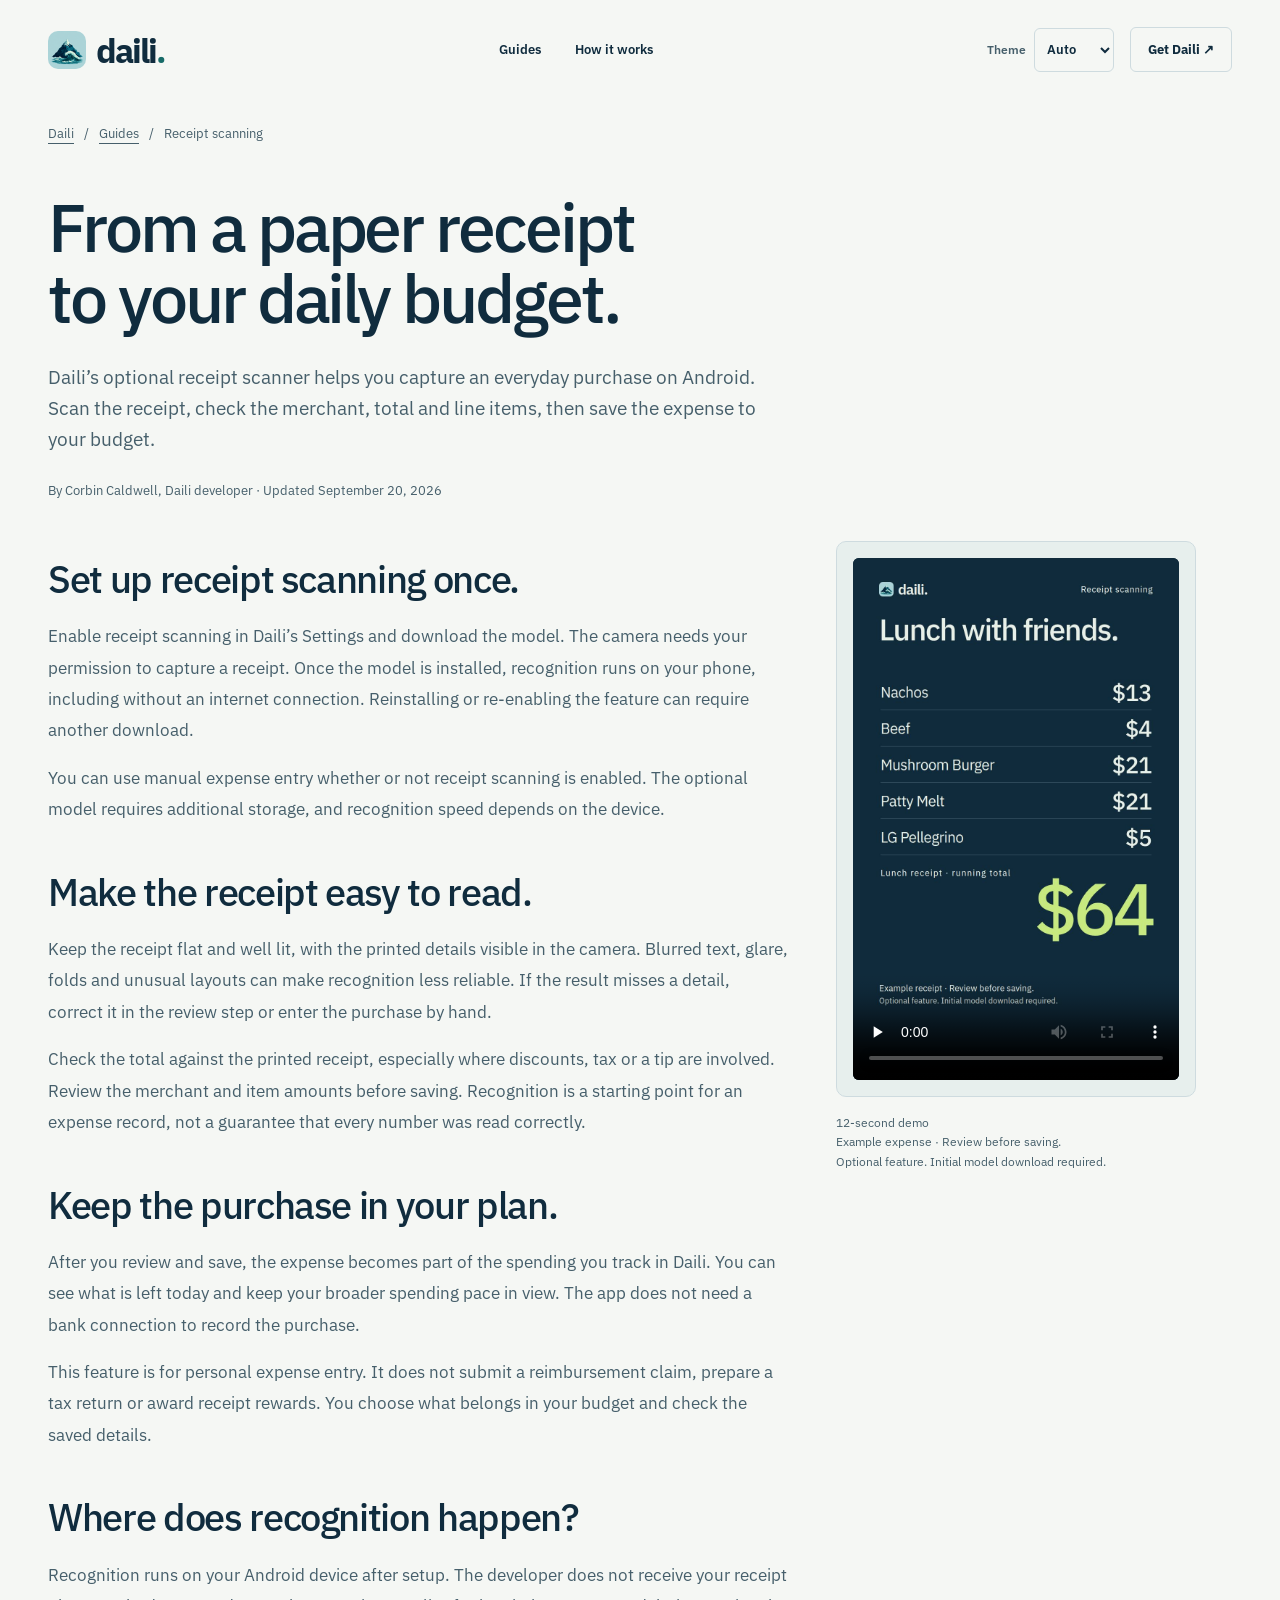
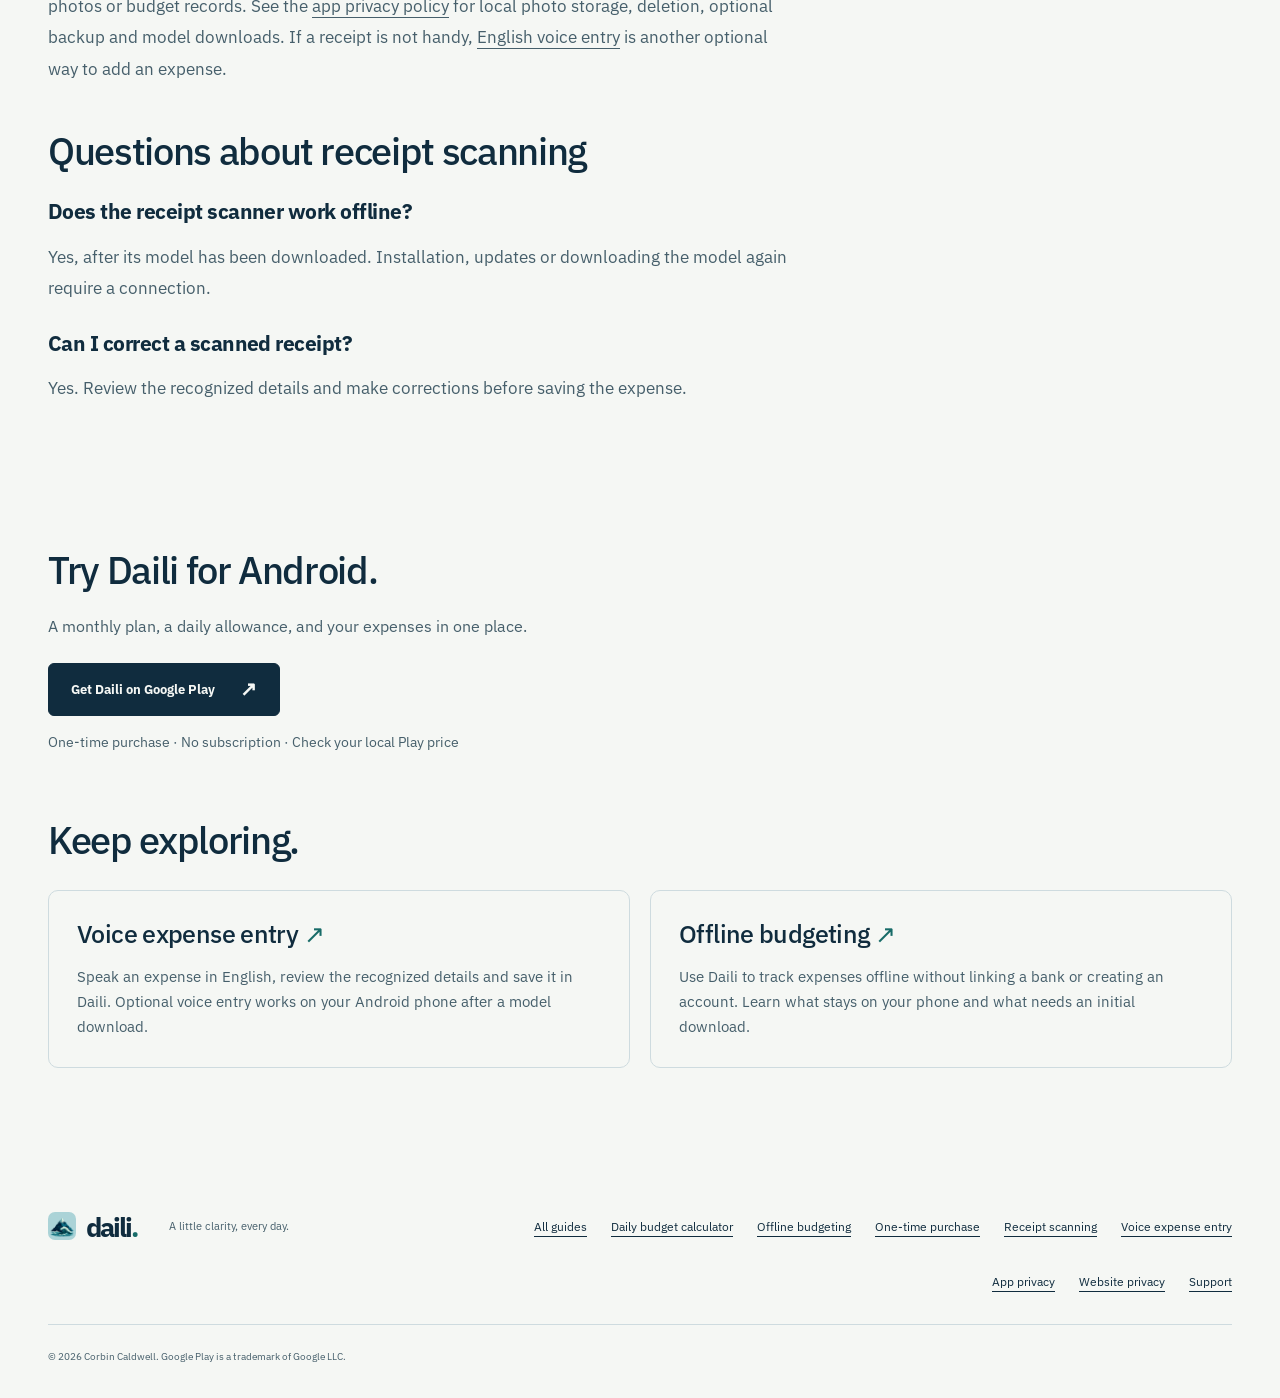
<file: docs/app/receipt-scanner/index.html>
<!doctype html><html lang="en"><head><meta charset="utf-8"><meta name="viewport" content="width=device-width, initial-scale=1"><meta name="color-scheme" content="light dark"><meta name="theme-color" content="#f5f7f4" media="(prefers-color-scheme: light)"><meta name="theme-color" content="#101f2a" media="(prefers-color-scheme: dark)"><script src="../theme.js"></script><meta name="referrer" content="strict-origin-when-cross-origin"><title>Receipt Scanner for Personal Expense Tracking on Android | Daili</title><meta name="description" content="Scan receipts into your daily budget with Daili. Review merchant, total and line items before saving. Optional recognition runs on your Android phone after setup."><meta name="robots" content="index, follow, max-image-preview:large"><link rel="canonical" href="https://daili.info/receipt-scanner/"><meta property="og:url" content="https://daili.info/receipt-scanner/"><meta property="og:type" content="website"><meta property="og:site_name" content="Daili"><meta property="og:locale" content="en_US"><meta property="og:title" content="Receipt Scanner for Personal Expense Tracking on Android | Daili"><meta property="og:description" content="Scan receipts into your daily budget with Daili. Review merchant, total and line items before saving. Optional recognition runs on your Android phone after setup."><meta property="og:image" content="https://daili.info/assets/share.jpg"><meta property="og:image:type" content="image/jpeg"><meta property="og:image:alt" content="Daili daily budget tracker for Android — know what’s left today"><meta property="og:image:width" content="1200"><meta property="og:image:height" content="630"><meta name="twitter:card" content="summary_large_image"><meta name="twitter:title" content="Receipt Scanner for Personal Expense Tracking on Android | Daili"><meta name="twitter:description" content="Scan receipts into your daily budget with Daili. Review merchant, total and line items before saving. Optional recognition runs on your Android phone after setup."><meta name="twitter:image" content="https://daili.info/assets/share.jpg"><meta name="twitter:image:alt" content="Daili daily budget tracker for Android — know what’s left today"><link rel="icon" href="../assets/icon.png" type="image/png"><link rel="stylesheet" href="../styles.css"><link rel="stylesheet" href="../guides.css"><link rel="stylesheet" href="../theme.css"><link rel="preload" href="../assets/fonts/ibm-plex-sans-latin.woff2" as="font" type="font/woff2" crossorigin><script type="module" src="../pricing.mjs"></script></head><body><a class="skip-link" href="#main">Skip to content</a><header class="header wrap"><a class="brand" href="../" aria-label="Daili home"><img src="../assets/icon.png" width="38" height="38" alt=""><span>daili<span class="brand-dot">.</span></span></a><nav aria-label="Main"><a href="../guides/">Guides</a><a href="../#how-it-works">How it works</a></nav><div class="header-actions"><label class="theme-picker" hidden><span>Theme</span><select aria-label="Color theme" title="Auto follows your device’s appearance" data-theme-picker><option value="auto">Auto</option><option value="light">Day</option><option value="dark">Night</option></select></label><a class="nav-cta" href="https://play.google.com/store/apps/details?id=com.corbincald.daili">Get Daili ↗</a></div></header><main id="main"><article class="guide-main"><div class="wrap"><nav class="breadcrumbs" aria-label="Breadcrumb"><a href="../">Daili</a><span aria-hidden="true">/</span><a href="../guides/">Guides</a><span aria-hidden="true">/</span><span aria-current="page">Receipt scanning</span></nav><div class="guide-intro"><h1>From a paper receipt to your daily budget.</h1><p>Daili’s optional receipt scanner helps you capture an everyday purchase on Android. Scan the receipt, check the merchant, total and line items, then save the expense to your budget.</p><p class="guide-byline">By Corbin Caldwell, Daili developer · Updated September 20, 2026</p></div></div><div class="guide-body wrap has-video"><div class="guide-video"><figure class="feature-video"><div class="feature-video-stage"><video data-feature-demo="receipt" controls playsinline preload="none" width="900" height="1440" aria-label="Receipt Scanning demo with music" poster="../assets/demos/receipt-poster.jpg"><source src="../assets/demos/receipt.mp4" type="video/mp4"><track kind="captions" src="../assets/demos/receipt.vtt" srclang="en" label="English"><p>Your browser does not support video. <a href="../assets/demos/receipt.mp4">Open the Receipt Scanning demo</a>.</p></video></div><figcaption>12-second demo<br>Example expense · Review before saving.<br>Optional feature. Initial model download required.</figcaption></figure></div><div class="guide-prose"><section><h2>Set up receipt scanning once.</h2><p>Enable receipt scanning in Daili’s Settings and download the model. The camera needs your permission to capture a receipt. Once the model is installed, recognition runs on your phone, including without an internet connection. Reinstalling or re-enabling the feature can require another download.</p><p>You can use manual expense entry whether or not receipt scanning is enabled. The optional model requires additional storage, and recognition speed depends on the device.</p></section><section><h2>Make the receipt easy to read.</h2><p>Keep the receipt flat and well lit, with the printed details visible in the camera. Blurred text, glare, folds and unusual layouts can make recognition less reliable. If the result misses a detail, correct it in the review step or enter the purchase by hand.</p><p>Check the total against the printed receipt, especially where discounts, tax or a tip are involved. Review the merchant and item amounts before saving. Recognition is a starting point for an expense record, not a guarantee that every number was read correctly.</p></section><section><h2>Keep the purchase in your plan.</h2><p>After you review and save, the expense becomes part of the spending you track in Daili. You can see what is left today and keep your broader spending pace in view. The app does not need a bank connection to record the purchase.</p><p>This feature is for personal expense entry. It does not submit a reimbursement claim, prepare a tax return or award receipt rewards. You choose what belongs in your budget and check the saved details.</p></section><section><h2>Where does recognition happen?</h2><p>Recognition runs on your Android device after setup. The developer does not receive your receipt photos or budget records. See the <a href="https://corbincald.github.io/daili/">app privacy policy</a> for local photo storage, deletion, optional backup and model downloads. If a receipt is not handy, <a href="../voice-expense-tracker/">English voice entry</a> is another optional way to add an expense.</p></section><section id="questions"><h2>Questions about receipt scanning</h2><h3>Does the receipt scanner work offline?</h3><p>Yes, after its model has been downloaded. Installation, updates or downloading the model again require a connection.</p><h3>Can I correct a scanned receipt?</h3><p>Yes. Review the recognized details and make corrections before saving the expense.</p></section></div></div></article><section class="guide-next wrap"><h2>Try Daili for Android.</h2><p>A monthly plan, a daily allowance, and your expenses in one place.</p><a class="button " data-play-link data-placement="guide" href="https://play.google.com/store/apps/details?id=com.corbincald.daili&amp;utm_source=website&amp;utm_campaign=daili_relaunch_2026_today">Get Daili on Google Play<span aria-hidden="true">↗</span></a><p class="purchase-note">One-time purchase · No subscription · Check your local Play price</p><h2>Keep exploring.</h2><div class="guide-list"><a class="guide-card" href="../voice-expense-tracker/"><h2>Voice expense entry <span aria-hidden="true">↗</span></h2><p>Speak an expense in English, review the recognized details and save it in Daili. Optional voice entry works on your Android phone after a model download.</p></a><a class="guide-card" href="../offline-budget-app/"><h2>Offline budgeting <span aria-hidden="true">↗</span></h2><p>Use Daili to track expenses offline without linking a bank or creating an account. Learn what stays on your phone and what needs an initial download.</p></a></div></section></main><footer class="footer wrap"><a class="brand" href="../" aria-label="Daili home"><img src="../assets/icon.png" width="38" height="38" alt=""><span>daili<span class="brand-dot">.</span></span></a><p>A little clarity, every day.</p><nav aria-label="Daili guides"><a href="../guides/">All guides</a><a href="../daily-budget-calculator/">Daily budget calculator</a><a href="../offline-budget-app/">Offline budgeting</a><a href="../budget-app-without-subscription/">One-time purchase</a><a href="../receipt-scanner/">Receipt scanning</a><a href="../voice-expense-tracker/">Voice expense entry</a></nav><nav aria-label="Footer"><a href="https://corbincald.github.io/daili/">App privacy</a><a href="../website-privacy/">Website privacy</a><a href="mailto:corbin.caldwell@gmail.com">Support</a></nav><small>© 2026 Corbin Caldwell. Google Play is a trademark of Google LLC.</small></footer><script type="application/ld+json">{"@context":"https://schema.org","@graph":[{"@type":"Person","@id":"https://daili.info/#developer","name":"Corbin Caldwell","url":"https://daili.info/#questions"},{"@type":"WebSite","@id":"https://daili.info/#website","name":"Daili","alternateName":"Daili: Daily Budget Tracker","url":"https://daili.info/","inLanguage":"en","publisher":{"@id":"https://daili.info/#developer"}},{"@type":"SoftwareApplication","@id":"https://daili.info/#app","name":"Daili: Daily Budget Tracker","operatingSystem":"Android 8.0+","applicationCategory":"FinanceApplication","url":"https://daili.info/","downloadUrl":"https://play.google.com/store/apps/details?id=com.corbincald.daili","sameAs":["https://play.google.com/store/apps/details?id=com.corbincald.daili"],"image":"https://daili.info/assets/icon.png","author":{"@id":"https://daili.info/#developer"},"description":"A private daily budget and expense tracker for Android. One-time purchase, no subscription.","featureList":["Daily allowance with rollover","Monthly plans and recurring expenses","Offline manual expense tracking","Optional on-device receipt scanning","Optional on-device English voice expense entry"]},{"@type":"WebPage","@id":"https://daili.info/receipt-scanner/#webpage","url":"https://daili.info/receipt-scanner/","name":"Receipt Scanner for Personal Expense Tracking on Android | Daili","description":"Scan receipts into your daily budget with Daili. Review merchant, total and line items before saving. Optional recognition runs on your Android phone after setup.","inLanguage":"en","dateModified":"2026-10-01","isPartOf":{"@id":"https://daili.info/#website"},"about":{"@id":"https://daili.info/#app"}},{"@type":"BreadcrumbList","@id":"https://daili.info/receipt-scanner/#breadcrumbs","itemListElement":[{"@type":"ListItem","position":1,"name":"Daili","item":"https://daili.info/"},{"@type":"ListItem","position":2,"name":"Guides","item":"https://daili.info/guides/"},{"@type":"ListItem","position":3,"name":"Receipt scanning","item":"https://daili.info/receipt-scanner/"}]},{"@type":"FAQPage","@id":"https://daili.info/receipt-scanner/#questions","mainEntity":[{"@type":"Question","name":"Does the receipt scanner work offline?","acceptedAnswer":{"@type":"Answer","text":"Yes, after its model has been downloaded. Installation, updates or downloading the model again require a connection."}},{"@type":"Question","name":"Can I correct a scanned receipt?","acceptedAnswer":{"@type":"Answer","text":"Yes. Review the recognized details and make corrections before saving the expense."}}]}]}</script><script type="module" src="../feature-videos.mjs"></script></body></html>
</file>
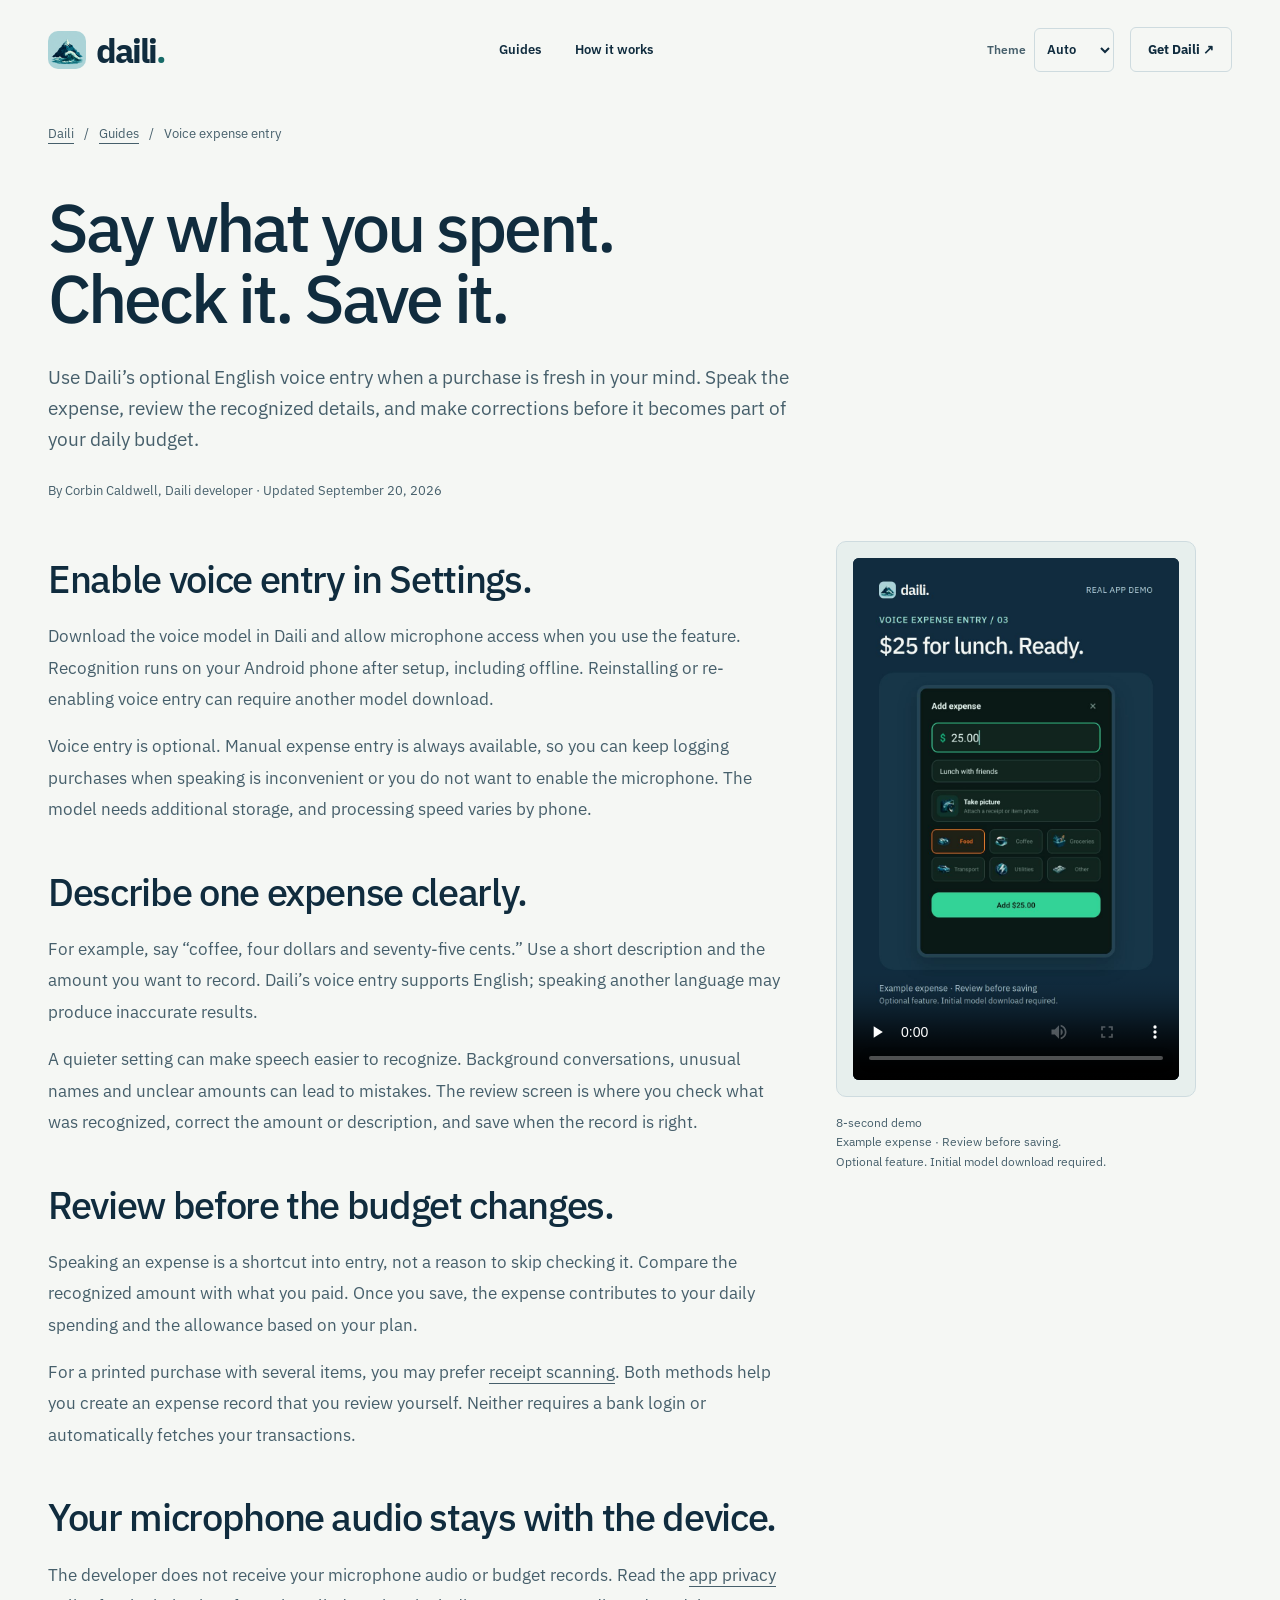
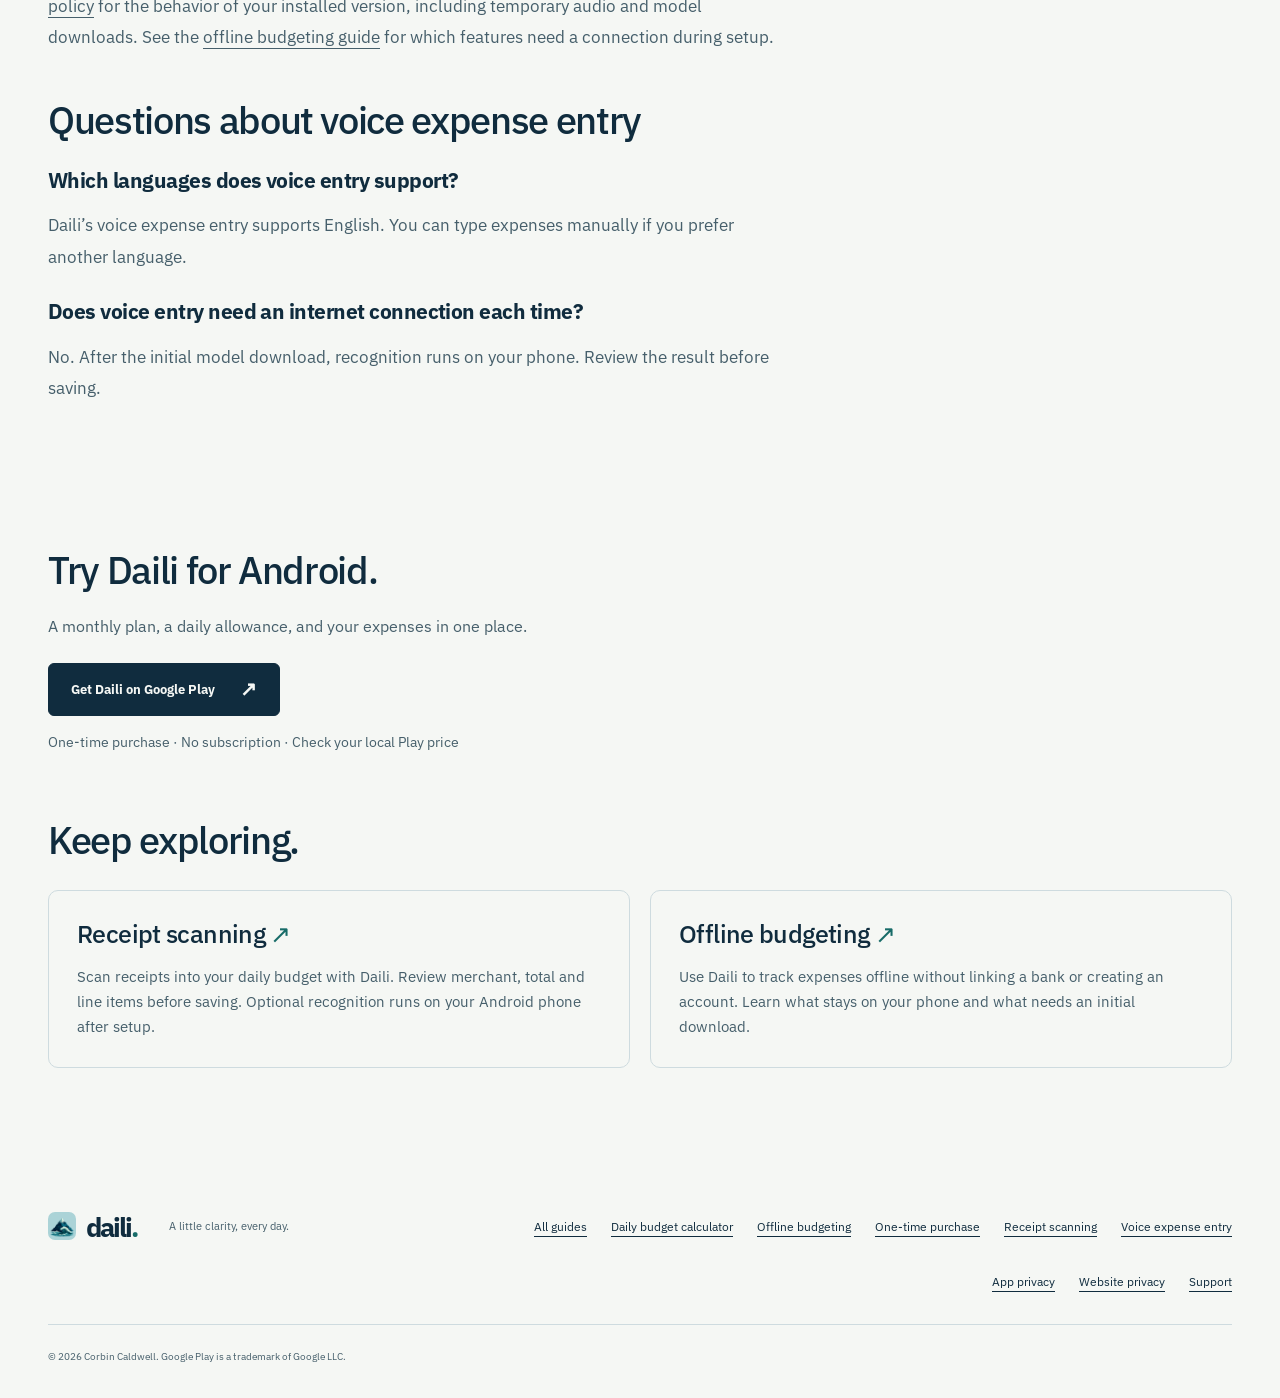
<file: docs/app/voice-expense-tracker/index.html>
<!doctype html><html lang="en"><head><meta charset="utf-8"><meta name="viewport" content="width=device-width, initial-scale=1"><meta name="color-scheme" content="light dark"><meta name="theme-color" content="#f5f7f4" media="(prefers-color-scheme: light)"><meta name="theme-color" content="#101f2a" media="(prefers-color-scheme: dark)"><script src="../theme.js"></script><meta name="referrer" content="strict-origin-when-cross-origin"><title>Voice Expense Tracker for Android — Speak, Review, Save | Daili</title><meta name="description" content="Speak an expense in English, review the recognized details and save it in Daili. Optional voice entry works on your Android phone after a model download."><meta name="robots" content="index, follow, max-image-preview:large"><link rel="canonical" href="https://daili.info/voice-expense-tracker/"><meta property="og:url" content="https://daili.info/voice-expense-tracker/"><meta property="og:type" content="website"><meta property="og:site_name" content="Daili"><meta property="og:locale" content="en_US"><meta property="og:title" content="Voice Expense Tracker for Android — Speak, Review, Save | Daili"><meta property="og:description" content="Speak an expense in English, review the recognized details and save it in Daili. Optional voice entry works on your Android phone after a model download."><meta property="og:image" content="https://daili.info/assets/share.jpg"><meta property="og:image:type" content="image/jpeg"><meta property="og:image:alt" content="Daili daily budget tracker for Android — know what’s left today"><meta property="og:image:width" content="1200"><meta property="og:image:height" content="630"><meta name="twitter:card" content="summary_large_image"><meta name="twitter:title" content="Voice Expense Tracker for Android — Speak, Review, Save | Daili"><meta name="twitter:description" content="Speak an expense in English, review the recognized details and save it in Daili. Optional voice entry works on your Android phone after a model download."><meta name="twitter:image" content="https://daili.info/assets/share.jpg"><meta name="twitter:image:alt" content="Daili daily budget tracker for Android — know what’s left today"><link rel="icon" href="../assets/icon.png" type="image/png"><link rel="stylesheet" href="../styles.css"><link rel="stylesheet" href="../guides.css"><link rel="stylesheet" href="../theme.css"><link rel="preload" href="../assets/fonts/ibm-plex-sans-latin.woff2" as="font" type="font/woff2" crossorigin><script type="module" src="../pricing.mjs"></script></head><body><a class="skip-link" href="#main">Skip to content</a><header class="header wrap"><a class="brand" href="../" aria-label="Daili home"><img src="../assets/icon.png" width="38" height="38" alt=""><span>daili<span class="brand-dot">.</span></span></a><nav aria-label="Main"><a href="../guides/">Guides</a><a href="../#how-it-works">How it works</a></nav><div class="header-actions"><label class="theme-picker" hidden><span>Theme</span><select aria-label="Color theme" title="Auto follows your device’s appearance" data-theme-picker><option value="auto">Auto</option><option value="light">Day</option><option value="dark">Night</option></select></label><a class="nav-cta" href="https://play.google.com/store/apps/details?id=com.corbincald.daili">Get Daili ↗</a></div></header><main id="main"><article class="guide-main"><div class="wrap"><nav class="breadcrumbs" aria-label="Breadcrumb"><a href="../">Daili</a><span aria-hidden="true">/</span><a href="../guides/">Guides</a><span aria-hidden="true">/</span><span aria-current="page">Voice expense entry</span></nav><div class="guide-intro"><h1>Say what you spent. Check it. Save it.</h1><p>Use Daili’s optional English voice entry when a purchase is fresh in your mind. Speak the expense, review the recognized details, and make corrections before it becomes part of your daily budget.</p><p class="guide-byline">By Corbin Caldwell, Daili developer · Updated September 20, 2026</p></div></div><div class="guide-body wrap has-video"><div class="guide-video"><figure class="feature-video"><div class="feature-video-stage"><video data-feature-demo="voice" controls playsinline preload="none" width="900" height="1440" aria-label="Voice Expense Entry demo with music" poster="../assets/demos/voice-poster.jpg"><source src="../assets/demos/voice.mp4" type="video/mp4"><track kind="captions" src="../assets/demos/voice.vtt" srclang="en" label="English"><p>Your browser does not support video. <a href="../assets/demos/voice.mp4">Open the Voice Expense Entry demo</a>.</p></video></div><figcaption>8-second demo<br>Example expense · Review before saving.<br>Optional feature. Initial model download required.</figcaption></figure></div><div class="guide-prose"><section><h2>Enable voice entry in Settings.</h2><p>Download the voice model in Daili and allow microphone access when you use the feature. Recognition runs on your Android phone after setup, including offline. Reinstalling or re-enabling voice entry can require another model download.</p><p>Voice entry is optional. Manual expense entry is always available, so you can keep logging purchases when speaking is inconvenient or you do not want to enable the microphone. The model needs additional storage, and processing speed varies by phone.</p></section><section><h2>Describe one expense clearly.</h2><p>For example, say “coffee, four dollars and seventy-five cents.” Use a short description and the amount you want to record. Daili’s voice entry supports English; speaking another language may produce inaccurate results.</p><p>A quieter setting can make speech easier to recognize. Background conversations, unusual names and unclear amounts can lead to mistakes. The review screen is where you check what was recognized, correct the amount or description, and save when the record is right.</p></section><section><h2>Review before the budget changes.</h2><p>Speaking an expense is a shortcut into entry, not a reason to skip checking it. Compare the recognized amount with what you paid. Once you save, the expense contributes to your daily spending and the allowance based on your plan.</p><p>For a printed purchase with several items, you may prefer <a href="../receipt-scanner/">receipt scanning</a>. Both methods help you create an expense record that you review yourself. Neither requires a bank login or automatically fetches your transactions.</p></section><section><h2>Your microphone audio stays with the device.</h2><p>The developer does not receive your microphone audio or budget records. Read the <a href="https://corbincald.github.io/daili/">app privacy policy</a> for the behavior of your installed version, including temporary audio and model downloads. See the <a href="../offline-budget-app/">offline budgeting guide</a> for which features need a connection during setup.</p></section><section id="questions"><h2>Questions about voice expense entry</h2><h3>Which languages does voice entry support?</h3><p>Daili’s voice expense entry supports English. You can type expenses manually if you prefer another language.</p><h3>Does voice entry need an internet connection each time?</h3><p>No. After the initial model download, recognition runs on your phone. Review the result before saving.</p></section></div></div></article><section class="guide-next wrap"><h2>Try Daili for Android.</h2><p>A monthly plan, a daily allowance, and your expenses in one place.</p><a class="button " data-play-link data-placement="guide" href="https://play.google.com/store/apps/details?id=com.corbincald.daili&amp;utm_source=website&amp;utm_campaign=daili_relaunch_2026_today">Get Daili on Google Play<span aria-hidden="true">↗</span></a><p class="purchase-note">One-time purchase · No subscription · Check your local Play price</p><h2>Keep exploring.</h2><div class="guide-list"><a class="guide-card" href="../receipt-scanner/"><h2>Receipt scanning <span aria-hidden="true">↗</span></h2><p>Scan receipts into your daily budget with Daili. Review merchant, total and line items before saving. Optional recognition runs on your Android phone after setup.</p></a><a class="guide-card" href="../offline-budget-app/"><h2>Offline budgeting <span aria-hidden="true">↗</span></h2><p>Use Daili to track expenses offline without linking a bank or creating an account. Learn what stays on your phone and what needs an initial download.</p></a></div></section></main><footer class="footer wrap"><a class="brand" href="../" aria-label="Daili home"><img src="../assets/icon.png" width="38" height="38" alt=""><span>daili<span class="brand-dot">.</span></span></a><p>A little clarity, every day.</p><nav aria-label="Daili guides"><a href="../guides/">All guides</a><a href="../daily-budget-calculator/">Daily budget calculator</a><a href="../offline-budget-app/">Offline budgeting</a><a href="../budget-app-without-subscription/">One-time purchase</a><a href="../receipt-scanner/">Receipt scanning</a><a href="../voice-expense-tracker/">Voice expense entry</a></nav><nav aria-label="Footer"><a href="https://corbincald.github.io/daili/">App privacy</a><a href="../website-privacy/">Website privacy</a><a href="mailto:corbin.caldwell@gmail.com">Support</a></nav><small>© 2026 Corbin Caldwell. Google Play is a trademark of Google LLC.</small></footer><script type="application/ld+json">{"@context":"https://schema.org","@graph":[{"@type":"Person","@id":"https://daili.info/#developer","name":"Corbin Caldwell","url":"https://daili.info/#questions"},{"@type":"WebSite","@id":"https://daili.info/#website","name":"Daili","alternateName":"Daili: Daily Budget Tracker","url":"https://daili.info/","inLanguage":"en","publisher":{"@id":"https://daili.info/#developer"}},{"@type":"SoftwareApplication","@id":"https://daili.info/#app","name":"Daili: Daily Budget Tracker","operatingSystem":"Android 8.0+","applicationCategory":"FinanceApplication","url":"https://daili.info/","downloadUrl":"https://play.google.com/store/apps/details?id=com.corbincald.daili","sameAs":["https://play.google.com/store/apps/details?id=com.corbincald.daili"],"image":"https://daili.info/assets/icon.png","author":{"@id":"https://daili.info/#developer"},"description":"A private daily budget and expense tracker for Android. One-time purchase, no subscription.","featureList":["Daily allowance with rollover","Monthly plans and recurring expenses","Offline manual expense tracking","Optional on-device receipt scanning","Optional on-device English voice expense entry"]},{"@type":"WebPage","@id":"https://daili.info/voice-expense-tracker/#webpage","url":"https://daili.info/voice-expense-tracker/","name":"Voice Expense Tracker for Android — Speak, Review, Save | Daili","description":"Speak an expense in English, review the recognized details and save it in Daili. Optional voice entry works on your Android phone after a model download.","inLanguage":"en","dateModified":"2026-10-01","isPartOf":{"@id":"https://daili.info/#website"},"about":{"@id":"https://daili.info/#app"}},{"@type":"BreadcrumbList","@id":"https://daili.info/voice-expense-tracker/#breadcrumbs","itemListElement":[{"@type":"ListItem","position":1,"name":"Daili","item":"https://daili.info/"},{"@type":"ListItem","position":2,"name":"Guides","item":"https://daili.info/guides/"},{"@type":"ListItem","position":3,"name":"Voice expense entry","item":"https://daili.info/voice-expense-tracker/"}]},{"@type":"FAQPage","@id":"https://daili.info/voice-expense-tracker/#questions","mainEntity":[{"@type":"Question","name":"Which languages does voice entry support?","acceptedAnswer":{"@type":"Answer","text":"Daili’s voice expense entry supports English. You can type expenses manually if you prefer another language."}},{"@type":"Question","name":"Does voice entry need an internet connection each time?","acceptedAnswer":{"@type":"Answer","text":"No. After the initial model download, recognition runs on your phone. Review the result before saving."}}]}]}</script><script type="module" src="../feature-videos.mjs"></script></body></html>
</file>
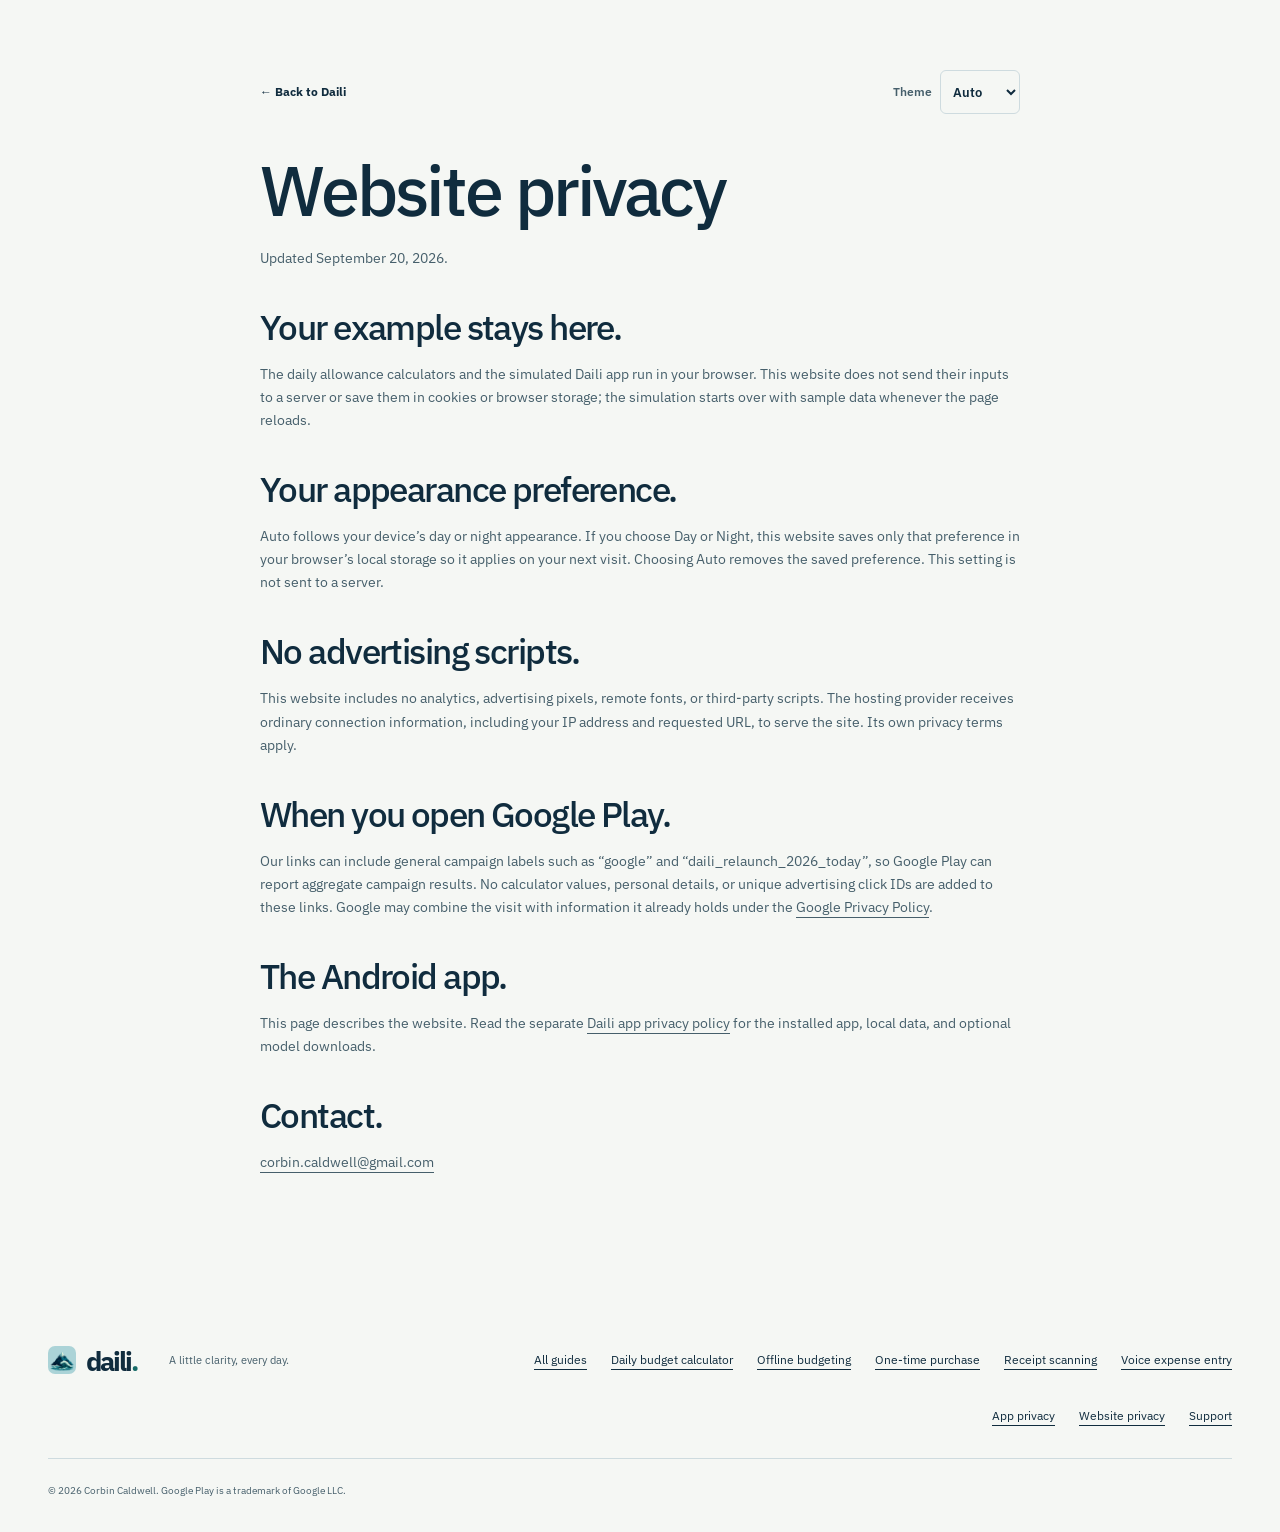
<file: docs/app/website-privacy/index.html>
<!doctype html><html lang="en"><head><meta charset="utf-8"><meta name="viewport" content="width=device-width, initial-scale=1"><meta name="color-scheme" content="light dark"><meta name="theme-color" content="#f5f7f4" media="(prefers-color-scheme: light)"><meta name="theme-color" content="#101f2a" media="(prefers-color-scheme: dark)"><script src="../theme.js"></script><meta name="referrer" content="strict-origin-when-cross-origin"><title>Website Privacy | Daili</title><meta name="description" content="Your privacy on the Daili website: local calculator inputs, saved appearance preferences, no advertising scripts, and the Android app privacy policy."><meta name="robots" content="index, follow, max-image-preview:large"><link rel="canonical" href="https://daili.info/website-privacy/"><meta property="og:url" content="https://daili.info/website-privacy/"><meta property="og:type" content="website"><meta property="og:site_name" content="Daili"><meta property="og:locale" content="en_US"><meta property="og:title" content="Website Privacy | Daili"><meta property="og:description" content="Your privacy on the Daili website: local calculator inputs, saved appearance preferences, no advertising scripts, and the Android app privacy policy."><meta property="og:image" content="https://daili.info/assets/share.jpg"><meta property="og:image:type" content="image/jpeg"><meta property="og:image:alt" content="Daili daily budget tracker for Android — know what’s left today"><meta property="og:image:width" content="1200"><meta property="og:image:height" content="630"><meta name="twitter:card" content="summary_large_image"><meta name="twitter:title" content="Website Privacy | Daili"><meta name="twitter:description" content="Your privacy on the Daili website: local calculator inputs, saved appearance preferences, no advertising scripts, and the Android app privacy policy."><meta name="twitter:image" content="https://daili.info/assets/share.jpg"><meta name="twitter:image:alt" content="Daili daily budget tracker for Android — know what’s left today"><link rel="icon" href="../assets/icon.png" type="image/png"><link rel="stylesheet" href="../styles.css"><link rel="stylesheet" href="../theme.css"><link rel="preload" href="../assets/fonts/ibm-plex-sans-latin.woff2" as="font" type="font/woff2" crossorigin><script type="module" src="../pricing.mjs"></script></head><body><main class="legal wrap"><div class="legal-navigation"><a class="text-link" href="../">← Back to Daili</a><label class="theme-picker" hidden><span>Theme</span><select aria-label="Color theme" title="Auto follows your device’s appearance" data-theme-picker><option value="auto">Auto</option><option value="light">Day</option><option value="dark">Night</option></select></label></div><h1>Website privacy</h1><p>Updated September 20, 2026.</p><h2>Your example stays here.</h2><p>The daily allowance calculators and the simulated Daili app run in your browser. This website does not send their inputs to a server or save them in cookies or browser storage; the simulation starts over with sample data whenever the page reloads.</p><h2>Your appearance preference.</h2><p>Auto follows your device’s day or night appearance. If you choose Day or Night, this website saves only that preference in your browser’s local storage so it applies on your next visit. Choosing Auto removes the saved preference. This setting is not sent to a server.</p><h2>No advertising scripts.</h2><p>This website includes no analytics, advertising pixels, remote fonts, or third-party scripts. The hosting provider receives ordinary connection information, including your IP address and requested URL, to serve the site. Its own privacy terms apply.</p><h2>When you open Google Play.</h2><p>Our links can include general campaign labels such as “google” and “daili_relaunch_2026_today”, so Google Play can report aggregate campaign results. No calculator values, personal details, or unique advertising click IDs are added to these links. Google may combine the visit with information it already holds under the <a href="https://policies.google.com/privacy">Google Privacy Policy</a>.</p><h2>The Android app.</h2><p>This page describes the website. Read the separate <a href="https://corbincald.github.io/daili/">Daili app privacy policy</a> for the installed app, local data, and optional model downloads.</p><h2>Contact.</h2><p><a href="mailto:corbin.caldwell@gmail.com">corbin.caldwell@gmail.com</a></p></main><footer class="footer wrap"><a class="brand" href="../" aria-label="Daili home"><img src="../assets/icon.png" width="38" height="38" alt=""><span>daili<span class="brand-dot">.</span></span></a><p>A little clarity, every day.</p><nav aria-label="Daili guides"><a href="../guides/">All guides</a><a href="../daily-budget-calculator/">Daily budget calculator</a><a href="../offline-budget-app/">Offline budgeting</a><a href="../budget-app-without-subscription/">One-time purchase</a><a href="../receipt-scanner/">Receipt scanning</a><a href="../voice-expense-tracker/">Voice expense entry</a></nav><nav aria-label="Footer"><a href="https://corbincald.github.io/daili/">App privacy</a><a href="../website-privacy/">Website privacy</a><a href="mailto:corbin.caldwell@gmail.com">Support</a></nav><small>© 2026 Corbin Caldwell. Google Play is a trademark of Google LLC.</small></footer><script type="application/ld+json">{"@context":"https://schema.org","@graph":[{"@type":"Person","@id":"https://daili.info/#developer","name":"Corbin Caldwell","url":"https://daili.info/#questions"},{"@type":"WebSite","@id":"https://daili.info/#website","name":"Daili","alternateName":"Daili: Daily Budget Tracker","url":"https://daili.info/","inLanguage":"en","publisher":{"@id":"https://daili.info/#developer"}},{"@type":"SoftwareApplication","@id":"https://daili.info/#app","name":"Daili: Daily Budget Tracker","operatingSystem":"Android 8.0+","applicationCategory":"FinanceApplication","url":"https://daili.info/","downloadUrl":"https://play.google.com/store/apps/details?id=com.corbincald.daili","sameAs":["https://play.google.com/store/apps/details?id=com.corbincald.daili"],"image":"https://daili.info/assets/icon.png","author":{"@id":"https://daili.info/#developer"},"description":"A private daily budget and expense tracker for Android. One-time purchase, no subscription.","featureList":["Daily allowance with rollover","Monthly plans and recurring expenses","Offline manual expense tracking","Optional on-device receipt scanning","Optional on-device English voice expense entry"]},{"@type":"WebPage","@id":"https://daili.info/website-privacy/#webpage","url":"https://daili.info/website-privacy/","name":"Website Privacy | Daili","description":"Your privacy on the Daili website: local calculator inputs, saved appearance preferences, no advertising scripts, and the Android app privacy policy.","inLanguage":"en","dateModified":"2026-10-01","isPartOf":{"@id":"https://daili.info/#website"},"about":{"@id":"https://daili.info/#app"}},{"@type":"BreadcrumbList","@id":"https://daili.info/website-privacy/#breadcrumbs","itemListElement":[{"@type":"ListItem","position":1,"name":"Daili","item":"https://daili.info/"},{"@type":"ListItem","position":2,"name":"Website privacy","item":"https://daili.info/website-privacy/"}]}]}</script></body></html>
</file>
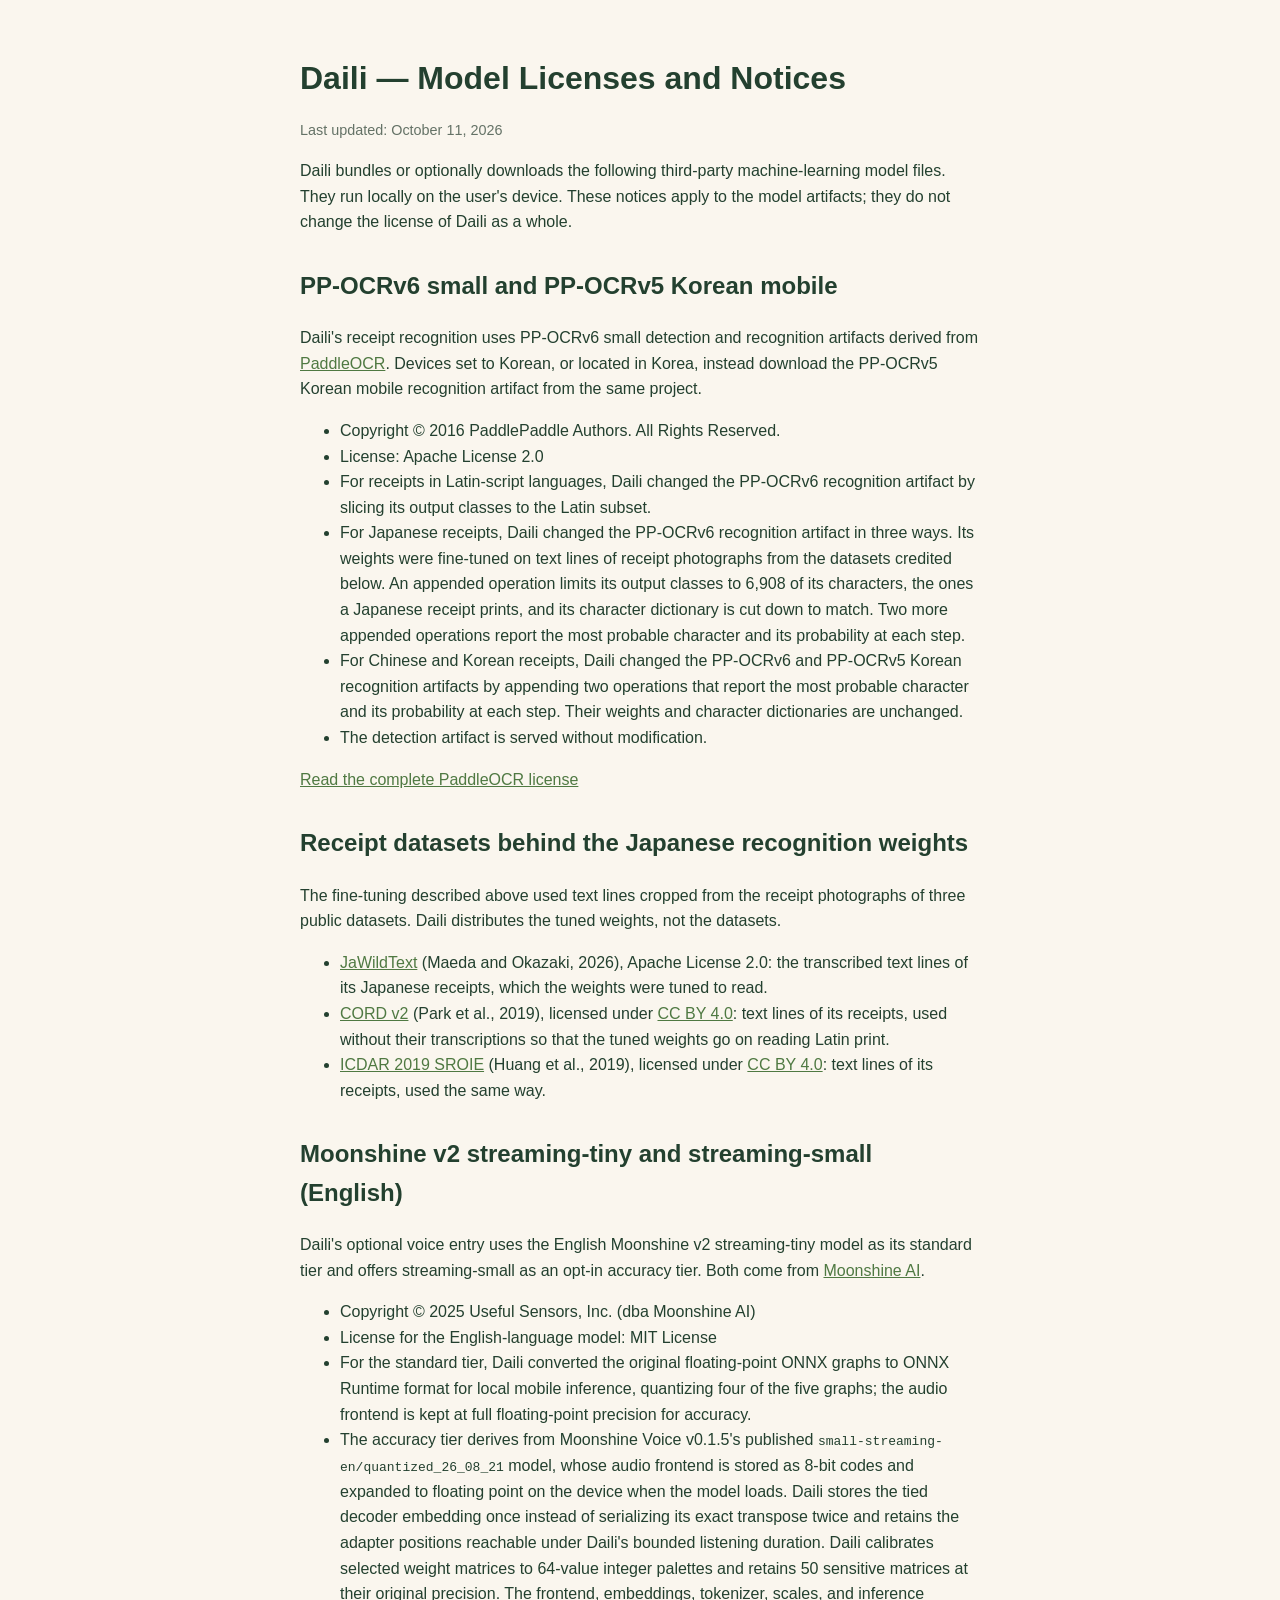
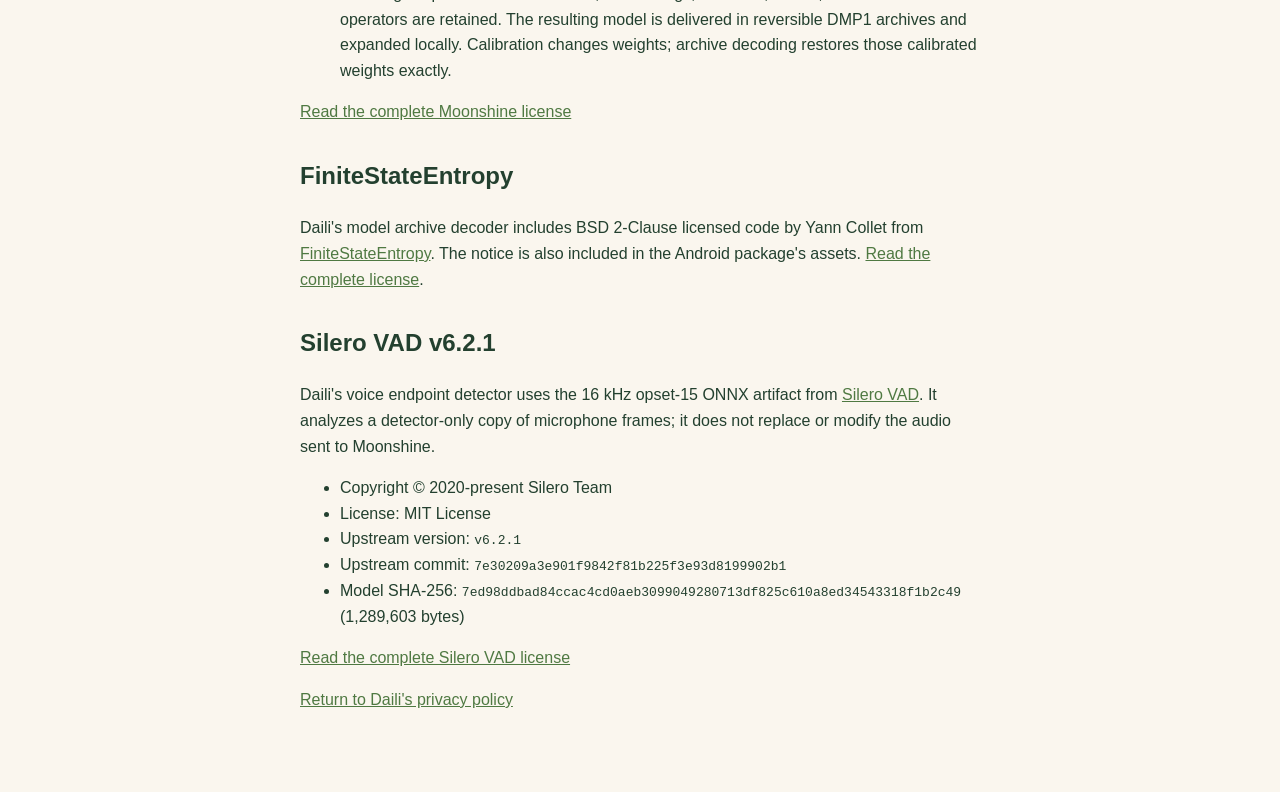
<file: docs/model-notices.html>
<!doctype html>
<html lang="en">
<head>
  <meta charset="utf-8" />
  <meta name="viewport" content="width=device-width, initial-scale=1" />
  <title>Daili — Model Licenses and Notices</title>
  <style>
    body {
      font-family: -apple-system, BlinkMacSystemFont, "Segoe UI", Roboto, sans-serif;
      max-width: 680px;
      margin: 0 auto;
      padding: 2rem 1.25rem 4rem;
      line-height: 1.6;
      color: #23402f;
      background: #faf6ee;
    }
    h1 { margin-bottom: 0.25rem; }
    h2 { margin-top: 2rem; }
    .updated { color: #647266; font-size: 0.9rem; }
    a { color: #4f7942; }
    code { overflow-wrap: anywhere; }
  </style>
</head>
<body>
  <h1>Daili — Model Licenses and Notices</h1>
  <p class="updated">Last updated: October 11, 2026</p>
  <p>
    Daili bundles or optionally downloads the following third-party machine-learning
    model files. They run locally on the user's device. These notices apply to the
    model artifacts; they do not change the license of Daili as a whole.
  </p>

  <h2>PP-OCRv6 small and PP-OCRv5 Korean mobile</h2>
  <p>
    Daili's receipt recognition uses PP-OCRv6 small detection and recognition artifacts
    derived from <a href="https://github.com/PaddlePaddle/PaddleOCR">PaddleOCR</a>. Devices
    set to Korean, or located in Korea, instead download the PP-OCRv5 Korean mobile
    recognition artifact from the same project.
  </p>
  <ul>
    <li>Copyright © 2016 PaddlePaddle Authors. All Rights Reserved.</li>
    <li>License: Apache License 2.0</li>
    <li>
      For receipts in Latin-script languages, Daili changed the PP-OCRv6 recognition
      artifact by slicing its output classes to the Latin subset.
    </li>
    <li>
      For Japanese receipts, Daili changed the PP-OCRv6 recognition artifact in three
      ways. Its weights were fine-tuned on text lines of receipt photographs from the
      datasets credited below. An appended operation limits its output classes to 6,908
      of its characters, the ones a Japanese receipt prints, and its character
      dictionary is cut down to match. Two more appended operations report the most
      probable character and its probability at each step.
    </li>
    <li>
      For Chinese and Korean receipts, Daili changed the PP-OCRv6 and PP-OCRv5 Korean
      recognition artifacts by appending two operations that report the most probable
      character and its probability at each step. Their weights and character
      dictionaries are unchanged.
    </li>
    <li>The detection artifact is served without modification.</li>
  </ul>
  <p><a href="./licenses/PaddleOCR-LICENSE.txt">Read the complete PaddleOCR license</a></p>

  <h2>Receipt datasets behind the Japanese recognition weights</h2>
  <p>
    The fine-tuning described above used text lines cropped from the receipt photographs
    of three public datasets. Daili distributes the tuned weights, not the datasets.
  </p>
  <ul>
    <li>
      <a href="https://huggingface.co/datasets/llm-jp/jawildtext">JaWildText</a>
      (Maeda and Okazaki, 2026), Apache License 2.0: the transcribed text lines of its
      Japanese receipts, which the weights were tuned to read.
    </li>
    <li>
      <a href="https://huggingface.co/datasets/naver-clova-ix/cord-v2">CORD v2</a>
      (Park et al., 2019), licensed under
      <a href="https://creativecommons.org/licenses/by/4.0/">CC BY 4.0</a>: text lines of
      its receipts, used without their transcriptions so that the tuned weights go on
      reading Latin print.
    </li>
    <li>
      <a href="https://huggingface.co/datasets/jsdnrs/ICDAR2019-SROIE">ICDAR 2019 SROIE</a>
      (Huang et al., 2019), licensed under
      <a href="https://creativecommons.org/licenses/by/4.0/">CC BY 4.0</a>: text lines of
      its receipts, used the same way.
    </li>
  </ul>

  <h2>Moonshine v2 streaming-tiny and streaming-small (English)</h2>
  <p>
    Daili's optional voice entry uses the English Moonshine v2 streaming-tiny model as
    its standard tier and offers streaming-small as an opt-in accuracy tier. Both come
    from <a href="https://github.com/moonshine-ai/moonshine">Moonshine AI</a>.
  </p>
  <ul>
    <li>Copyright © 2025 Useful Sensors, Inc. (dba Moonshine AI)</li>
    <li>License for the English-language model: MIT License</li>
    <li>
      For the standard tier, Daili converted the original floating-point ONNX graphs to
      ONNX Runtime format for local mobile inference, quantizing four of the five graphs;
      the audio frontend is kept at full floating-point precision for accuracy.
    </li>
    <li>
      The accuracy tier derives from Moonshine Voice v0.1.5's published
      <code>small-streaming-en/quantized_26_08_21</code> model, whose audio frontend is
      stored as 8-bit codes and expanded to floating point on the device when the model
      loads. Daili stores the tied decoder embedding once instead of serializing its
      exact transpose twice and retains the adapter positions reachable under Daili's
      bounded listening duration. Daili calibrates selected weight matrices to
      64-value integer palettes and retains 50 sensitive matrices at their original
      precision. The frontend, embeddings, tokenizer, scales, and inference operators
      are retained. The resulting model is delivered in reversible DMP1 archives
      and expanded locally. Calibration changes weights; archive decoding restores
      those calibrated weights exactly.
    </li>
  </ul>
  <p><a href="./licenses/Moonshine-LICENSE.txt">Read the complete Moonshine license</a></p>

  <h2>FiniteStateEntropy</h2>
  <p>
    Daili's model archive decoder includes BSD 2-Clause licensed code by Yann Collet
    from <a href="https://github.com/Cyan4973/FiniteStateEntropy/tree/9ba32518ad023cd4c3726fb44bba5b768ef291c8">FiniteStateEntropy</a>.
    The notice is also included in the Android package's assets.
    <a href="./licenses/FiniteStateEntropy-LICENSE.txt">Read the complete license</a>.
  </p>

  <h2>Silero VAD v6.2.1</h2>
  <p>
    Daili's voice endpoint detector uses the 16 kHz opset-15 ONNX artifact from
    <a href="https://github.com/snakers4/silero-vad">Silero VAD</a>. It analyzes a
    detector-only copy of microphone frames; it does not replace or modify the audio
    sent to Moonshine.
  </p>
  <ul>
    <li>Copyright © 2020-present Silero Team</li>
    <li>License: MIT License</li>
    <li>Upstream version: <code>v6.2.1</code></li>
    <li>Upstream commit: <code>7e30209a3e901f9842f81b225f3e93d8199902b1</code></li>
    <li>
      Model SHA-256:
      <code>7ed98ddbad84ccac4cd0aeb3099049280713df825c610a8ed34543318f1b2c49</code>
      (1,289,603 bytes)
    </li>
  </ul>
  <p><a href="./licenses/Silero-VAD-LICENSE.txt">Read the complete Silero VAD license</a></p>

  <p><a href="./">Return to Daili's privacy policy</a></p>
</body>
</html>
</file>
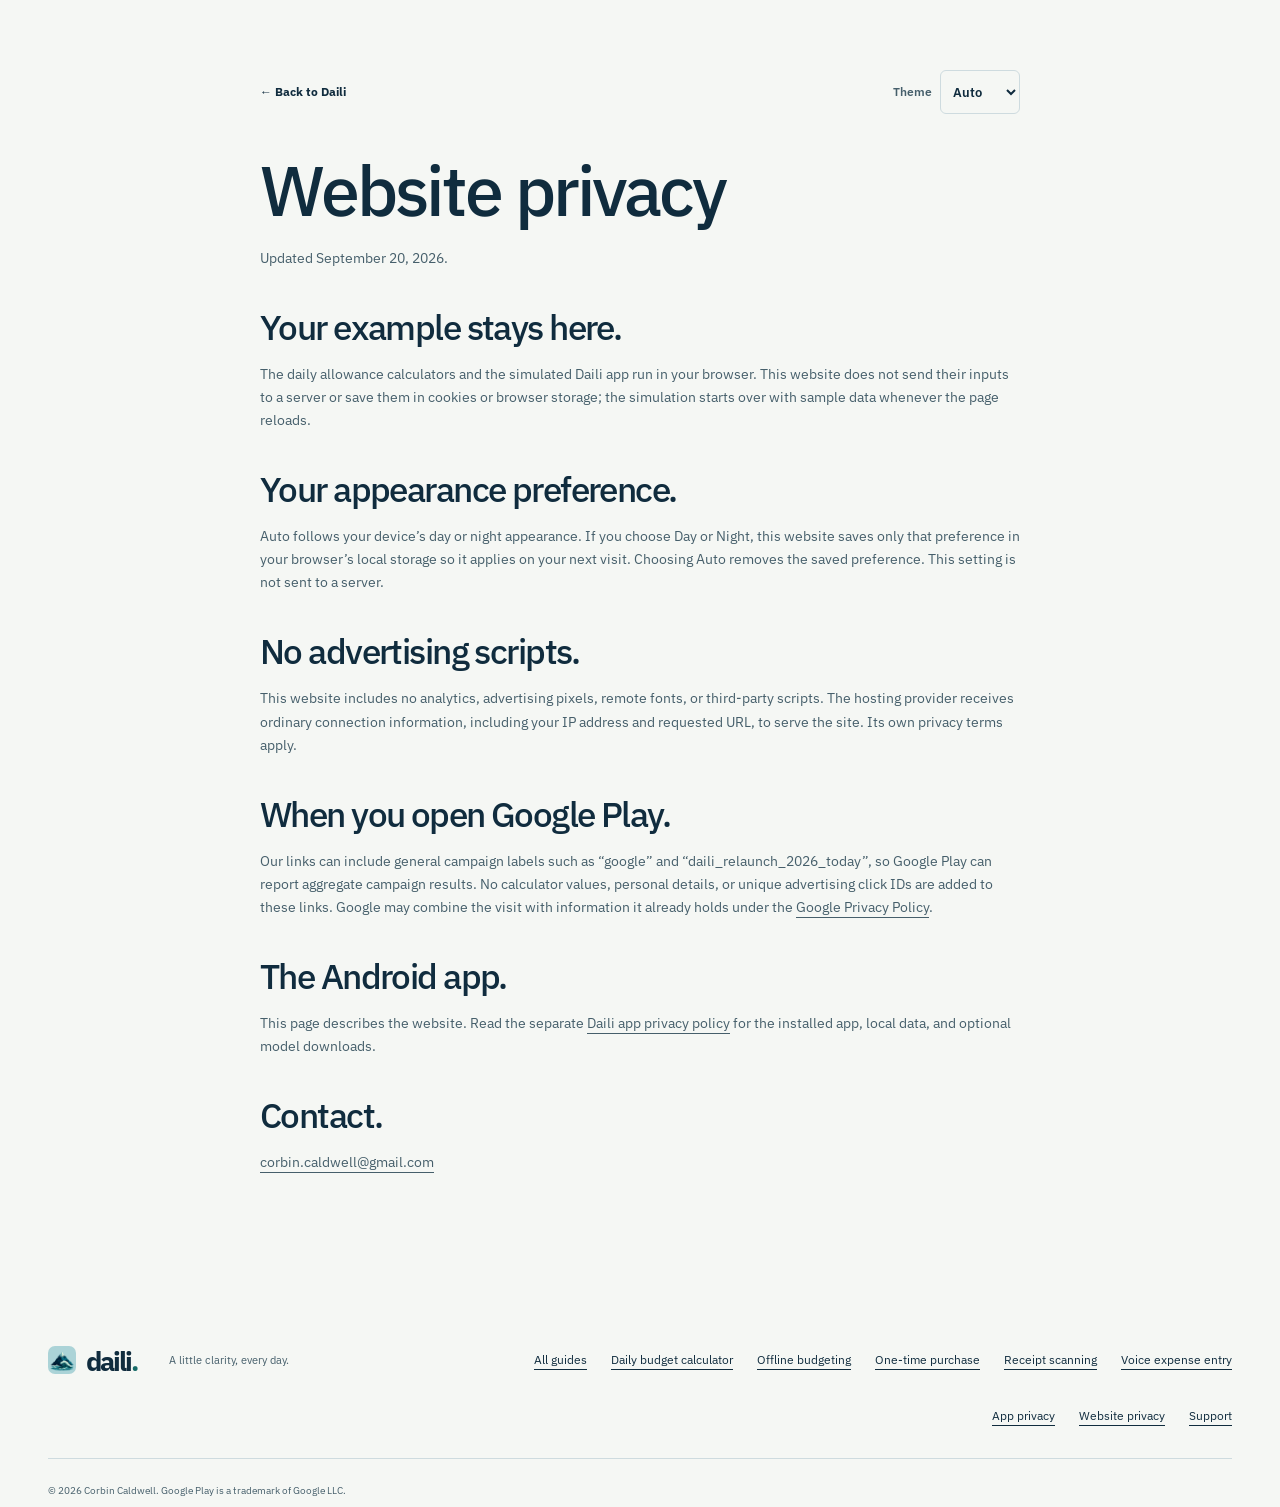
<file: docs/app/website-privacy.html>
<!doctype html><html lang="en"><head><meta charset="utf-8"><meta name="robots" content="noindex, follow"><link rel="canonical" href="https://daili.info/website-privacy/"><meta http-equiv="refresh" content="0;url=./website-privacy/"><title>Website privacy | Daili</title></head><body><a href="./website-privacy/">Read Daili’s website privacy policy</a></body></html>
</file>
<file: docs/app/styles.css>
@font-face{font-family:IBM Plex Sans;src:url(./assets/fonts/ibm-plex-sans-latin.woff2) format("woff2");font-weight:100 700;font-style:normal;font-display:swap}:root{--paper: #f5f7f4;--ink: #102c3e;--muted: #465f6b;--surface: #dcecef;--accent-soft: #c8ede7;--accent: #176b68;--line: #cedbdf;--sans: "IBM Plex Sans", Arial, sans-serif;--header-height: clamp(80px, 11svh, 114px);--section-space: clamp(56px, 8svh, 96px);--group-space: clamp(32px, 4vw, 48px);--column-space: clamp(32px, 6vw, 88px);--card-space: clamp(20px, 2.5vw, 32px)}*{box-sizing:border-box}html{scroll-behavior:smooth;scroll-padding-top:28px}body{margin:0;background:var(--paper);color:var(--ink);font-family:var(--sans);font-size:16px;line-height:1.65;-webkit-font-smoothing:antialiased}img{max-width:100%;display:block}a{color:inherit;text-underline-offset:5px}button,input,select{font:inherit}button,a,input,select,summary{-webkit-tap-highlight-color:transparent}a,button,summary{touch-action:manipulation}button{cursor:pointer}:focus-visible{outline:3px solid var(--accent);outline-offset:5px}button:disabled{cursor:default}::selection{background:var(--surface)}h1,h2,h3,p{margin:0}h1,h2{font-family:var(--sans);font-weight:500;line-height:1.04;letter-spacing:-.045em}h1{font-size:clamp(64px,6.7vw,98px)}h2{font-size:clamp(43px,4.3vw,64px)}h3{font-size:21px;line-height:1.35;letter-spacing:-.025em}em{font-style:normal;font-weight:inherit;color:var(--accent)}p{color:var(--muted)}.wrap{width:min(1200px,calc(100% - 96px));margin-inline:auto}.header{height:var(--header-height);display:flex;align-items:center;justify-content:space-between;gap:25px}.brand{display:inline-flex;gap:10px;align-items:center;text-decoration:none;font-size:34px;line-height:1;font-weight:700;letter-spacing:-2px}.brand img{border-radius:10px}.brand-dot{color:var(--accent)}.header nav{display:flex;gap:34px;font-size:13px;font-weight:600}.header nav a,.nav-cta{text-decoration:none}.header nav a:hover,.footer a:hover{text-decoration:underline}.nav-cta{white-space:nowrap;padding:11px 17px;border:1px solid var(--line);border-radius:6px;font-weight:700;font-size:13px;display:flex;gap:26px;align-items:center}.skip-link{position:absolute;top:-100px;left:20px;background:var(--ink);color:#fff;padding:12px 20px;z-index:20}.skip-link:focus{top:10px}.eyebrow{font-size:10px;font-weight:700;letter-spacing:.17em;color:var(--ink);display:flex;gap:10px;align-items:center}.status-dot{height:7px;width:7px;background:var(--accent);border-radius:50%}.hero{--hero-padding: clamp(24px, 4svh, 56px);--hero-art-height: clamp( 420px, calc(100svh - var(--header-height) - 2 * var(--hero-padding)), 700px );--hero-copy-squeeze: clamp(0px, 104px - 16svh, 8px);display:grid;grid-template-columns:1.05fr 1fr;align-items:center;min-height:calc(100svh - var(--header-height));padding-block:var(--hero-padding);gap:24px}.hero h1{font-size:clamp(56px,min(6.7vw,11svh),98px);margin-top:clamp(18px,2.4svh,29px)}.hero-description{font-size:15px;max-width:475px;margin-top:calc(29px - var(--hero-copy-squeeze));line-height:1.8}.hero-actions{display:flex;gap:23px;align-items:center;flex-wrap:wrap;margin-top:calc(29px - var(--hero-copy-squeeze))}.button{display:inline-flex;justify-content:center;align-items:center;gap:25px;min-height:53px;background:var(--ink);color:var(--paper);text-decoration:none;border:1px solid var(--ink);border-radius:6px;font-size:13px;font-weight:700;padding:14px 22px;transition:background .2s,transform .2s}.button:hover{background:#28574e;transform:translateY(-2px)}.button span{font-size:20px;line-height:1}.text-link{font-size:12px;font-weight:700;text-decoration:none;display:inline-flex;gap:14px;align-items:center}.text-link:hover{text-decoration:underline}.purchase-note{font-size:14px;margin-top:15px}.hero-art{height:var(--hero-art-height);padding:20px 20px 52px;display:grid;place-items:center;position:relative;isolation:isolate}.hero-art:before{content:"";position:absolute;inset:0 5%;background:var(--surface);border-radius:18px;z-index:-2}.phone{position:relative;width:265px;padding:7px;background:#202d2c;border:2px solid #77847a;border-radius:37px;box-shadow:0 25px 45px #143a3425,2px 2px #c2ccc2 inset;flex-shrink:0}.phone-display{container-type:inline-size;overflow:hidden;border-radius:27px;background:#0e2a3f}.phone img{width:100%;height:auto}.phone-status-bar{height:8.88889cqw;padding-inline:5.55556cqw;display:flex;align-items:center;justify-content:space-between;position:relative;color:#f5f8fa;font:500 3.33333cqw/1 Arial,sans-serif}.status-icons{width:14.44444cqw;height:4.44444cqw}.status-camera{position:absolute;left:50%;top:50%;transform:translate(-50%,-50%);background:#08121c;width:2.77778cqw;height:2.77778cqw;box-shadow:0 0 0 .27778cqw #1b3549;border-radius:50%}.hero-phone{width:min(280px,calc((var(--hero-art-height) - 90px) / 2.311111 + 18px));max-width:100%;transform:none;margin-top:0}.hero-art .image-caption{bottom:16px}.image-caption{position:absolute;bottom:4px;left:0;right:0;text-align:center;font-size:12px;letter-spacing:.03em;font-weight:500;color:var(--muted)}.trust-strip{border-block:1px solid var(--line)}.trust-strip .wrap{display:flex;justify-content:space-between;gap:20px;padding-block:24px;font-size:11px;font-weight:600}.trust-strip span{display:inline-flex;align-items:center;gap:12px}.trust-strip i{font-style:normal;color:var(--accent)}.entry-section{padding-block:var(--section-space);background:var(--surface)}.entry-heading{display:grid;grid-template-columns:1.3fr 1fr;align-items:end;gap:var(--group-space)}.entry-heading h2{margin-top:22px}.entry-heading>p{max-width:355px;font-size:16px}.entry-grid{display:grid;grid-template-columns:repeat(2,minmax(0,1fr));gap:24px;margin-top:var(--group-space)}.entry-card{--entry-padding: var(--card-space);display:flex;flex-direction:column;padding:var(--entry-padding);border-top:3px solid var(--accent);border-radius:4px 4px 12px 12px;background:var(--paper)}.entry-section .entry-card{display:grid;grid-template-rows:subgrid;grid-row:span 5;row-gap:0}.entry-method{color:var(--accent);font-size:10px;font-weight:600;letter-spacing:.1em}.entry-card h3{margin-top:16px;font-size:clamp(25px,2.6vw,36px);font-weight:500}.entry-card>p:last-of-type{margin-block:16px 24px;max-width:420px;font-size:16px}.feature-video{margin:0 0 24px;min-width:0}.feature-video-stage{display:grid;place-items:center;padding:16px;border:1px solid var(--line);border-radius:10px;background:#e7efed}.feature-video video{display:block;width:min(100%,clamp(260px,46svh,360px));border-radius:6px;height:auto;aspect-ratio:5 / 8;background:var(--ink)}.feature-video figcaption{color:var(--muted);font-size:12px;margin:16px 0 0}.feature-video .text-link{margin:8px 0 0;min-height:28px}.entry-flow{display:flex;flex-wrap:wrap;gap:12px 24px;margin:auto 0 0;padding:20px 0 0;border-top:1px solid var(--line);list-style:none;font-size:13px;font-weight:600;counter-reset:entry-step}.entry-flow li{counter-increment:entry-step}.entry-flow li:before{content:"0" counter(entry-step) " ";color:var(--accent);margin-right:4px}.entry-setup{display:flex;justify-content:space-between;align-items:center;gap:28px;margin-top:32px}.entry-setup p{max-width:720px;font-size:13px}.entry-setup strong{color:var(--ink)}.entry-setup a{flex-shrink:0}.section{padding-block:var(--section-space)}.section-intro{display:grid;grid-template-columns:1.3fr 1fr;align-items:end;column-gap:var(--group-space)}.section-intro .eyebrow{grid-column:1 / -1}.section-intro h2{margin-top:22px}.section-intro>p:last-child{margin-top:24px;max-width:454px;font-size:14px}.steps{display:grid;grid-template-columns:repeat(3,1fr);gap:var(--group-space);margin-top:var(--group-space)}.steps article{display:flex;flex-direction:column;border-top:1px solid var(--line);padding-top:24px}.step-number{font-size:9px;font-weight:700;letter-spacing:.08em;color:var(--muted)}.steps h3{margin-top:20px}.steps p{font-size:14px;margin-block:16px 24px;line-height:1.85;max-width:320px}.step-line,.expense-mini{margin-top:auto;display:flex;align-items:center;justify-content:space-between;padding:16px;min-height:50px;border-radius:5px;background:var(--surface);font-size:9px;letter-spacing:.07em}.step-line>span:nth-child(2){font-size:18px;line-height:1;color:var(--accent)}.expense-mini{background:var(--surface);font-size:11px;letter-spacing:0}.demo-section{background:var(--surface);padding-block:var(--section-space)}.demo-layout{display:grid;grid-template-columns:1fr 1fr;gap:var(--column-space);align-items:center}.demo-layout h2{margin-top:22px}.demo-layout>div:not(.calculator)>p:not(.eyebrow){font-size:14px;margin-top:25px;max-width:390px;line-height:1.85}.demo-layout>div:not(.calculator)>p.demo-note{font-size:11px}.calculator{padding:var(--card-space);background:var(--paper);border:1px solid var(--line);border-radius:12px;box-shadow:0 12px 30px #102c3e08}.calculator-heading{display:flex;justify-content:space-between;align-items:center;font-size:14px;font-weight:700;gap:16px;padding-bottom:20px;border-bottom:1px solid var(--line);margin-bottom:20px}.demo-tag{font-size:8px;letter-spacing:.12em;padding:4px 8px;background:var(--accent-soft);border-radius:3px}.calculator label{display:flex;justify-content:space-between;font-size:13px;font-weight:600;margin-top:20px;gap:12px}.calculator label span{font-size:9px;font-weight:400;color:var(--muted)}.input-money{display:flex;align-items:center;border:1px solid var(--line);border-radius:4px;margin-top:6px;background:#fff}.input-money:focus-within{outline:3px solid var(--accent);outline-offset:2px}.input-money input:focus-visible{outline:none}.input-money span{padding-left:14px;font-size:15px}.input-money input{width:100%;background:transparent;border:0;color:var(--ink);padding:10px 12px;font-size:16px;min-width:0}.calculator select{width:100%;padding:10px 12px;margin-top:6px;border:1px solid var(--line);color:var(--ink);background:#fff;border-radius:4px;font-size:13px}.allowance-result{container-type:inline-size;margin-top:24px;border-top:1px solid var(--line);padding-top:20px}.allowance-result>span{font-size:8px;font-weight:700;letter-spacing:.12em}.allowance-result output{font-family:var(--sans);font-weight:500;font-size:min(67px,calc(180cqw / var(--amount-length, 6)));line-height:1.2;display:block;letter-spacing:-.03em}.allowance-result p{font-size:10px}.local-note{margin-top:20px;font-size:12px}.form-error{font-size:12px;color:#9a3326;margin-top:10px}.feature-pair{display:grid;grid-template-columns:1fr 1fr;gap:var(--column-space);align-items:center}.pace-art{--pace-phone-height: clamp( 420px, calc(100svh - 2 * var(--section-space) - 104px), 540px );background:var(--surface);border-radius:12px;padding:32px 24px;display:flex;flex-direction:column;align-items:center;gap:20px}.pace-art .phone{width:min(250px,calc((var(--pace-phone-height) - 18px) / 2.244444 + 18px));max-width:100%}.pace-art .image-caption{position:static;font-size:11px}.feature-copy h2{margin-top:22px}.feature-copy>p:not(.eyebrow){font-size:14px;line-height:1.85;margin-top:25px}.check-list{padding:0;list-style:none;margin:26px 0 30px;font-size:12px}.check-list li{padding:11px 0;border-bottom:1px solid var(--line)}.check-list li:before{content:"\2713";margin-right:14px;color:var(--accent)}.privacy-section{background:var(--ink);color:var(--paper);padding-block:var(--section-space)}.privacy-section .eyebrow{color:var(--surface)}.privacy-section em{color:var(--accent-soft)}.privacy-heading{display:grid;grid-template-columns:1.3fr 1fr;align-items:end;gap:var(--group-space);margin-top:22px}.privacy-heading p{max-width:355px;color:#c8dde0;font-size:13px;line-height:1.9}.privacy-grid{display:grid;grid-template-columns:repeat(3,1fr);gap:var(--group-space);margin-top:var(--group-space)}.privacy-grid article{border-top:1px solid #465f6b;padding-top:24px}.privacy-symbol{color:var(--accent-soft);font-size:10px;font-weight:700}.privacy-grid h3{margin-top:19px;font-size:20px}.privacy-grid p{font-size:14px;line-height:1.85;color:#c8dde0;margin-top:15px}.faq-section{display:grid;grid-template-columns:.75fr 1.25fr;gap:var(--column-space)}.faq-section h2{margin-top:23px}.faq-section>div>p:last-child{font-size:12px;margin-top:25px;line-height:2}.questions{border-top:1px solid var(--line)}.questions details{border-bottom:1px solid var(--line)}.questions summary{list-style:none;cursor:pointer;font-size:14px;font-weight:700;display:flex;justify-content:space-between;align-items:center;gap:20px;padding:20px 8px}.questions summary::-webkit-details-marker{display:none}.questions summary span{flex-shrink:0;display:grid;place-items:center;width:24px;height:24px;line-height:1;font-size:20px;font-weight:400;color:var(--accent)}.questions details[open] summary span{transform:rotate(45deg)}.answer{padding:0 40px 24px 8px;font-size:14px;line-height:1.85}.closing-section{background:var(--surface);border-radius:12px;padding:var(--section-space) var(--card-space);text-align:center;position:relative;margin-bottom:0}.closing-section .eyebrow{justify-content:center}.closing-section h2{margin-top:20px;font-size:clamp(34px,8.6vw,64px)}.closing-section>p:not(.eyebrow):not(.purchase-note){margin-top:22px;font-size:13px}.closing-section .button{margin-top:27px}.closing-section .purchase-note{font-size:12px}.footer{display:flex;align-items:center;gap:32px;flex-wrap:wrap;padding-block:var(--section-space) 32px}.footer .brand{font-size:27px}.footer .brand img{width:28px;height:28px;border-radius:7px}.footer>p{font-size:11px}.footer nav{margin-left:auto;display:flex;gap:12px 24px;flex-wrap:wrap;font-size:12px}.footer small{width:100%;font-size:10px;color:var(--muted);padding-top:24px;border-top:1px solid var(--line)}.legal{max-width:760px;padding-block:70px 100px}.legal h1{font-size:70px;margin:40px 0 20px}.legal h2{font-size:35px;line-height:1.2;margin:36px 0 15px}.legal p{font-size:14px}.legal p+p{margin-top:20px}.gallery-header{padding-top:35px}.gallery-intro{padding-block:55px 35px}.gallery-intro h1{font-size:80px;margin-top:17px}.gallery-intro>p:last-child{max-width:690px;margin-top:20px;font-size:14px}.review-pill{display:inline-block;border:1px solid var(--line);border-radius:5px;padding:5px 10px;font-size:10px;margin-left:auto}.gallery-toolbar{display:flex;gap:15px;align-items:center;flex-wrap:wrap;padding-block:20px;border-block:1px solid var(--line)}.gallery-toolbar fieldset{border:0;padding:0;margin:0;display:flex;gap:7px;flex-wrap:wrap}.gallery-toolbar legend{font-size:10px;font-weight:700;margin-bottom:8px}.filter-button{padding:8px 15px;border:1px solid var(--line);border-radius:5px;background:transparent;color:var(--ink);font-size:12px}.filter-button[aria-pressed=true]{background:var(--ink);color:#fff}.gallery-toolbar .button{margin-left:auto;min-height:42px}.asset-count{font-size:12px;padding-top:22px}.asset-grid{display:grid;grid-template-columns:repeat(3,1fr);gap:25px;padding-block:25px 60px}.asset-card{background:#fff;border:1px solid var(--line);border-radius:9px;overflow:hidden;display:flex;flex-direction:column;min-width:0}.asset-card[hidden]{display:none}.asset-preview{aspect-ratio:1.2;display:flex;align-items:center;justify-content:center;background:var(--surface);padding:15px}.asset-preview img,.asset-preview video{width:100%;height:100%;object-fit:contain;filter:drop-shadow(0 4px 6px #102c3e10)}.asset-card-body{padding:18px;display:flex;flex-direction:column;flex:1}.asset-card h2{font:700 14px var(--sans);letter-spacing:0;line-height:1.5}.asset-meta{font-size:10px;margin-top:5px}.asset-use{font-size:10px;margin-top:10px}.asset-download{margin-top:auto;padding-top:15px;font-size:11px;font-weight:700}.gallery-docs{padding:30px;background:var(--surface);border-radius:9px;margin-bottom:60px}.gallery-docs h2{font-size:35px}.gallery-docs p{font-size:12px;margin-top:12px}.gallery-docs ul{display:flex;flex-wrap:wrap;gap:20px;list-style:none;padding:0;font-size:12px}.gallery-docs li{padding-right:12px}.gallery-copy{padding-bottom:60px}.gallery-copy h2{font-size:44px}.gallery-copy h3{margin-top:30px}.copy-grid{display:grid;grid-template-columns:1fr 1fr;gap:22px;margin-top:24px}.copy-panel{padding:24px;border:1px solid var(--line);border-radius:7px}.copy-panel>p{font-size:11px;margin:10px 0}.copy-panel ul{padding-left:17px;font-size:12px}.copy-panel li{margin-bottom:10px}.copy-panel button{padding:10px 15px;border:1px solid var(--line);background:#fff;border-radius:4px;font-size:12px;color:var(--ink)}@media(min-width:1440px){.hero-description{font-size:16px}}@media(max-width:1050px){.wrap{width:calc(100% - 60px)}.hero{gap:12px}.hero-actions{gap:16px}.hero-description{max-width:360px;font-size:13px}.asset-grid{grid-template-columns:repeat(2,1fr)}}@media(max-width:760px){:root{--section-space: clamp(48px, 8vw, 64px);--group-space: 32px;--card-space: clamp(20px, 5.5vw, 28px)}.wrap{width:calc(100% - 40px)}.header{height:85px;gap:14px}.header nav{gap:19px;font-size:11px}.header nav a:nth-child(n+2){display:none}.brand{font-size:29px}.brand img{width:32px;height:32px;border-radius:8px}.nav-cta{font-size:11px;padding:9px 12px;gap:10px}.hero{display:flex;flex-direction:column;align-items:stretch;--hero-padding: 32px;--hero-art-height: clamp(500px, 145vw, 600px);--hero-copy-squeeze: 0px;padding-block:var(--hero-padding);gap:32px;min-height:0}.eyebrow{font-size:8px;letter-spacing:.13em}.hero h1{font-size:clamp(54px,13.6vw,92px);margin-top:21px;line-height:1.04}.hero-description{max-width:460px;font-size:14px;margin-top:25px}.hero-actions{margin-top:25px;gap:20px}.button{min-height:50px;font-size:12px;padding:13px 18px;gap:25px}.text-link{font-size:11px}.hero-art{width:100%;max-width:480px;align-self:center}.hero-art:before{inset:0}.image-caption{bottom:5px}.trust-strip .wrap{display:grid;grid-template-columns:1fr 1fr;gap:16px 12px;padding-block:24px;font-size:10px}.trust-strip span{gap:8px}.entry-heading,.entry-grid{grid-template-columns:1fr;gap:24px}.entry-heading h2{font-size:clamp(36px,8.8vw,54px);margin-top:18px}.entry-heading>p{font-size:15px}.entry-grid{gap:24px}.feature-video-stage{padding:10px}.entry-card>p:last-of-type{font-size:15px;margin-block:15px 24px}.entry-flow{gap:10px 18px;font-size:12px}.entry-setup{align-items:flex-start;flex-direction:column;gap:20px}.section-intro{display:block}.section-intro h2{margin-top:18px}.section-intro>p:last-child{font-size:13px}.steps{grid-template-columns:1fr;gap:32px;margin-top:var(--group-space)}.steps article{padding-top:24px}.steps h3{margin-top:13px}.steps p{max-width:none}.step-line,.expense-mini{max-width:340px}.demo-layout{grid-template-columns:1fr;gap:var(--group-space)}.demo-layout h2{margin-top:19px}.demo-layout>div:not(.calculator)>p:not(.eyebrow){font-size:13px;margin-top:20px}.feature-pair{display:flex;flex-direction:column-reverse;gap:32px}.feature-copy{width:100%}.feature-copy>p:not(.eyebrow){font-size:13px}.pace-art{width:100%;--pace-phone-height: 480px;padding:28px 24px}.privacy-heading{display:block;margin-top:19px}.privacy-heading p{margin-top:24px;font-size:12px}.privacy-grid{grid-template-columns:1fr;gap:32px;margin-top:var(--group-space)}.privacy-grid article{padding-top:24px}.privacy-grid h3{margin-top:12px}.privacy-grid p{font-size:14px;margin-top:12px}.faq-section{grid-template-columns:1fr;gap:var(--group-space)}.faq-section h2{font-size:clamp(36px,12vw,50px)}.faq-section h2 br{display:none}.faq-section h2 em{margin-left:8px}.closing-section{border-radius:9px}.footer{gap:20px}.footer nav{margin-left:0;width:100%;flex-wrap:wrap}.footer>p{margin-left:auto;font-size:10px}.legal{padding-top:40px}.legal h1{font-size:55px}.gallery-intro h1{font-size:58px}.gallery-intro>p:last-child{font-size:12px}.gallery-toolbar .button{margin-left:0}.asset-grid{gap:16px;grid-template-columns:1fr}.asset-preview{aspect-ratio:1.15}.copy-grid{grid-template-columns:1fr}.gallery-docs{padding:23px}.gallery-docs ul{display:block}.gallery-docs li{margin:12px 0}.review-pill{font-size:8px}.gallery-copy h2{font-size:36px}}@media(prefers-reduced-motion:reduce){html{scroll-behavior:auto}*,*:before,*:after{animation:none!important;transition:none!important}}.hero-ownership{margin-top:calc(22px - .75 * var(--hero-copy-squeeze));font-size:14px;font-weight:500;color:var(--ink)}.hero .hero-description{font-size:17px;line-height:1.65}.hero .purchase-note{margin-top:calc(15px - .5 * var(--hero-copy-squeeze))}@media(max-width:760px){.hero .hero-description{font-size:16px}.hero-ownership{font-size:13px;max-width:310px}.hero .purchase-note{font-size:13px}}.review-section{padding-block:38px 52px;border-top:1px solid var(--line)}.review-section h2{font-size:clamp(34px,4vw,52px);line-height:1.1;margin:16px 0}.review-section>p{max-width:800px}.search-preview-grid{display:grid;grid-template-columns:1fr 1fr;gap:25px;margin-top:28px}.search-preview{background:#fff;padding:28px;border:1px solid var(--line);border-radius:10px}.search-preview .search-label{color:var(--ink);font-size:14px;font-weight:600}.search-preview .search-address{font-size:12px;margin:8px 0 16px;overflow-wrap:anywhere}.search-preview h3{font-size:21px;line-height:1.3;font-weight:500;color:#173ea4;margin-bottom:10px}.search-preview small{display:block;margin-top:20px;color:var(--muted)}.design-comparisons{margin-top:32px}.design-comparison{display:grid;grid-template-columns:minmax(0,1fr) 300px 300px;align-items:center;gap:30px;padding-block:30px;border-top:1px solid var(--line)}.design-comparison h3{font-size:21px;margin-bottom:12px}.design-comparison p{font-size:14px}.design-comparison figure{margin:0;max-width:100%}.design-comparison figcaption{font-size:12px;color:var(--muted);margin-bottom:12px}.design-comparison img{width:300px;height:auto;border:1px solid var(--line)}.research-summary{margin-top:22px;font-size:14px}@media(max-width:1050px){.design-comparison{grid-template-columns:1fr 1fr;gap:24px}.comparison-copy{grid-column:1 / -1}}@media(max-width:760px){.search-preview-grid,.design-comparison{grid-template-columns:1fr}.search-preview{padding:22px}}
</file>
<file: docs/app/sim.css>
.sim-mount{width:100%;aspect-ratio:9 / 20;position:relative;overflow:hidden}.sim-mount .sim-placeholder{width:100%;height:auto}.phone-display:has(.sim-root){background:var(--sim-primary, #0e2a3f)}.sim-root{--sim-zoom: 1;zoom:var(--sim-zoom);width:360px;height:800px;position:relative;overflow:hidden;background:var(--background);color:var(--text);font-family:Roboto,Noto Sans,Segoe UI,system-ui,-apple-system,Arial,sans-serif;font-size:14px;line-height:1.3;letter-spacing:normal;text-align:left;touch-action:pan-y;user-select:none;-webkit-user-select:none;color-scheme:light}.sim-root.is-dark{color-scheme:dark}.sim-root *,.sim-root *:before,.sim-root *:after{box-sizing:border-box}.sim-root :focus{outline:none}.sim-root :focus-visible{outline:2px solid var(--accent);outline-offset:2px}.sim-root input:focus-visible{outline:none}.sim-root .s-scroll:focus-visible,.sim-root .s-sheet-scroll:focus-visible{outline-offset:-3px}:where(.sim-root) h2,:where(.sim-root) h3,:where(.sim-root) p{margin:0;font:inherit;color:inherit;letter-spacing:normal;line-height:inherit}:where(.sim-root) ul{margin:0;padding:0;list-style:none}:where(.sim-root) a{color:inherit;text-decoration:none}:where(.sim-root) button{font:inherit;color:inherit;background:none;border:0;margin:0;padding:0;cursor:pointer;text-align:inherit;letter-spacing:normal;-webkit-tap-highlight-color:transparent}:where(.sim-root) button:disabled{cursor:default}:where(.sim-root) input{font:inherit;color:var(--text);user-select:text;-webkit-user-select:text}:where(.sim-root) input::placeholder{color:var(--faint);opacity:1}:where(.sim-root) img{display:block;max-width:none}.s-illustrated{object-fit:contain;pointer-events:none}.sim-screen-layer{position:absolute;inset:0}.s-screen{position:absolute;inset:0 0 64px;display:flex;flex-direction:column;background:var(--background)}.s-onboarding-root{position:absolute;inset:0}.s-scroll{flex:1;min-height:0;overflow-y:auto;overscroll-behavior:contain;scrollbar-width:none}.s-scroll::-webkit-scrollbar{display:none}.sim-overlay-layer{position:absolute;inset:0;pointer-events:none;z-index:5}.sim-overlay-layer>*{pointer-events:auto}.sim-tab-bar{position:absolute;left:0;right:0;bottom:0;height:64px;background:var(--primary);border-top:1px solid rgba(255,255,255,.08);z-index:2}.sim-tab-bar[hidden]{display:none}.sim-tab-group{position:absolute;inset:6px;display:flex;gap:2px}.sim-tab-pill{position:absolute;top:0;bottom:0;left:0;width:calc((100% - 4px) / 3);border-radius:26px;background:var(--accent);transform:translate(calc(var(--tab-index, 0) * (100% + 2px)));transition:transform .15s cubic-bezier(.2,0,0,1)}.sim-tab{position:relative;flex:1;border-radius:8px;background:#ffffff14;color:var(--on-primary-muted);display:flex;flex-direction:column;align-items:center;justify-content:center;gap:2px;font-size:10px;font-weight:500;line-height:12px;transition:border-radius .15s ease}.sim-tab:first-of-type{border-top-left-radius:26px;border-bottom-left-radius:26px}.sim-tab:last-of-type{border-top-right-radius:26px;border-bottom-right-radius:26px}.sim-tab.is-selected{background:transparent;color:var(--on-accent);border-radius:26px}.sim-tab.is-pressed:after{content:"";position:absolute;inset:0;background:#ffffff1a;border-radius:inherit}.sim-tab-icon{width:31px;height:28px;display:flex;align-items:center;justify-content:center}.s-screen-header{background:var(--primary);padding:10px 24px;min-height:192px;display:flex;flex-direction:column;flex-shrink:0}.s-screen-title{color:#fff;font-size:22px;font-weight:700;line-height:28px}.s-screen-header-content{flex-grow:1;display:flex;flex-direction:column;justify-content:center}.s-bottom-nav{padding:12px 0 24px;flex-shrink:0}.s-bottom-nav-title{display:block;margin:0 auto 4px;padding:4px 14px;border-radius:10px;font-size:18px;font-weight:700;color:var(--text);text-align:center;white-space:nowrap}.s-bottom-nav-title.is-pressed{background:color-mix(in srgb,var(--accent) 12%,transparent)}.s-bottom-nav-row{display:flex;align-items:center}.s-nav-pad{flex:1;height:52px;background:var(--primary);display:flex;align-items:center;justify-content:center}.s-nav-pad.is-left{border-radius:0 26px 26px 0}.s-nav-pad.is-right{border-radius:26px 0 0 26px}.s-nav-pad.is-pressed:not(:disabled){background:var(--primary-pressed)}.s-bottom-nav-gap{width:96px;display:flex;align-items:center;justify-content:center}.s-add-button{width:58px;height:58px;border-radius:29px;background:var(--accent);color:#fff;font-size:34px;font-weight:300;line-height:38px;display:flex;align-items:center;justify-content:center;box-shadow:0 8px 18px color-mix(in srgb,var(--accent) 45%,transparent);transition:transform .1s ease}.s-add-button.is-pressed{transform:scale(.92)}.s-floating-button{position:absolute;right:24px;bottom:106px;width:52px;height:52px;border-radius:26px;background:var(--primary);box-shadow:0 4px 10px #00000040;display:flex;align-items:center;justify-content:center;transition:transform .1s ease;z-index:1}.s-floating-button.is-stacked{bottom:168px}.s-floating-button.is-pressed{transform:scale(.92)}.s-hud-grid{display:flex;gap:12px}.s-hud-card{flex:1;min-width:0;background:#ffffff1a;border-radius:18px;padding:18px}.s-hud-label{color:#ffffff8c;font-size:12px;line-height:16px;margin-bottom:4px}.s-hud-value{color:#fff;font-weight:700;line-height:1.2;white-space:nowrap;overflow:hidden}.s-hud-value.is-positive{color:var(--success-light)}.s-hud-value.is-negative{color:var(--danger-light)}.s-hud-subtext{color:#ffffff73;font-size:12px;line-height:16px;margin-top:2px}.s-summary-card{display:block;width:100%;background:#ffffff1a;border-radius:20px;padding:16px 20px}.s-summary-card.is-pressed{background:#ffffff2e}.s-summary-top{display:flex;align-items:flex-end;justify-content:space-between;margin-bottom:4px}.s-remaining-block{flex:1;min-width:0;display:flex;flex-direction:column}.s-summary-kicker{color:#fff9;font-size:12px;line-height:16px;margin-bottom:4px;white-space:nowrap;overflow:hidden;text-overflow:ellipsis}.s-remaining-amount{color:#fff;font-weight:700;line-height:36px;white-space:nowrap}.s-remaining-amount.is-negative{color:var(--danger-light)}.s-remaining-amount-nodata{color:#fff;font-size:28px;font-weight:700;line-height:36px}.s-spent-block{display:flex;flex-direction:column;align-items:flex-end;flex-shrink:0;padding-left:12px}.s-spent-label{color:#ffffff80;font-size:12px;line-height:16px;margin-bottom:2px}.s-spent-amount{color:#ffffffbf;font-size:18px;font-weight:600;line-height:24px;white-space:nowrap}.s-rollover-text{display:block;color:var(--success-light);font-size:12px;line-height:16px;margin:4px 0 12px}.s-rollover-text.is-debt{color:var(--danger-light)}.s-rollover-spacer{display:block;height:12px}.s-progress-track{display:block;height:8px;border-radius:4px;background:#ffffff26;overflow:hidden}.s-progress-fill{display:block;height:100%;border-radius:4px;background:var(--accent);transition:width .3s ease}.s-progress-fill.is-warning{background:var(--warning)}.s-progress-fill.is-danger{background:var(--danger)}.s-today-list{padding:20px 24px 24px}.s-expense-stack{display:flex;flex-direction:column;gap:12px}.s-expense-row{display:flex;align-items:center;gap:8px;background:var(--surface);border-radius:16px;padding:14px 16px;box-shadow:0 2px 8px #0000000d;position:relative;transition:box-shadow .15s ease}.s-expense-row.is-member{border-radius:0;padding:12px 16px;margin-left:12px;box-shadow:none}.s-expense-row.is-dragging,.s-group-card.is-dragging{z-index:3;box-shadow:0 12px 24px #0000002e;opacity:1}.s-expense-row.is-drop-target,.s-group-card.is-drop-target{outline:2px solid var(--accent);outline-offset:2px}.is-drag-active .s-expense-press{cursor:grabbing}.s-expense-press{flex:1;min-width:0;display:flex;align-items:center;gap:14px}.s-expense-press.is-pressed{opacity:.78}.s-category-badge{flex-shrink:0;display:inline-flex;align-items:center;justify-content:center}.s-expense-text{flex:1;min-width:0;display:flex;flex-direction:column}.s-expense-label{color:var(--text);font-size:15px;font-weight:500;line-height:20px;white-space:nowrap;overflow:hidden;text-overflow:ellipsis}.s-expense-time{color:var(--faint);font-size:13px;line-height:17px;margin-top:2px}.s-expense-amount{color:var(--text);font-size:17px;font-weight:600;margin-right:4px;white-space:nowrap}.s-delete-button{color:var(--silent)}.s-group-card{background:var(--surface);border-radius:16px;box-shadow:0 2px 8px #0000000d;position:relative}.s-group-header{display:flex;align-items:center;gap:8px;padding:14px 16px}.s-group-toggle{width:24px;height:28px;display:flex;align-items:center;justify-content:center;color:var(--faint)}.s-group-toggle.is-pressed{opacity:.6}.s-group-chevron{transition:transform .2s ease}.s-group-card.is-expanded .s-group-chevron{transform:rotate(90deg)}.s-group-press{flex:1;min-width:0;display:flex;align-items:center;gap:14px}.s-group-press.is-pressed{opacity:.78}.s-group-label{color:var(--text);font-size:15px;font-weight:700;line-height:20px;white-space:nowrap;overflow:hidden;text-overflow:ellipsis}.s-group-total{color:var(--text);font-size:17px;font-weight:700;margin-right:4px;white-space:nowrap}.s-group-edit-icon{color:var(--faint);flex-shrink:0}.s-group-members{border-top:1px solid var(--border);padding-bottom:4px}.s-group-members[hidden]{display:none}.s-empty-state{display:flex;flex-direction:column;align-items:center;justify-content:center;padding:64px 0}.sim-root .s-empty-state .s-illustrated{width:205px!important;height:72px!important;margin-bottom:16px}.s-empty-title{color:var(--faint);font-size:16px;font-weight:500}.s-empty-hint{color:var(--faint);font-size:14px;margin-top:4px}.s-section-card{background:var(--surface);border-radius:20px;margin:16px 16px 0;padding:20px 16px;box-shadow:0 2px 12px #0000000f}.s-section-card-header{display:flex;align-items:center;justify-content:space-between;margin-bottom:16px}.s-section-card-title-wrap{display:flex;align-items:center;gap:8px}.s-section-card-title{color:var(--text);font-size:16px;font-weight:600}.s-hint{color:var(--muted);font-size:13px;line-height:20px}.s-empty-text{color:var(--muted);font-size:14px;padding:12px 0;text-align:center}.s-field-gap{margin-bottom:16px}.s-field-label{color:var(--text-soft);font-size:13px;font-weight:700;margin-bottom:8px}.s-field-error{color:var(--danger);font-size:12px;line-height:18px;margin-top:6px}.s-field-error[hidden],.s-hint[hidden],[hidden]{display:none!important}.s-link-text{display:inline-flex;align-items:center;min-height:48px;color:var(--accent-deep);font-size:13px;font-weight:600}.s-currency-wrap{position:relative}.s-currency-field{display:flex;align-items:center;border:2px solid var(--inactive-border, var(--border));background:var(--surface-muted);transition:border-color .15s ease}.s-currency-field.is-on-surface{background:var(--surface)}.s-currency-field.is-active,.s-currency-field:focus-within{border-color:var(--accent)}.s-currency-field.is-small{border-radius:12px;padding:0 14px}.s-currency-field.is-medium{border-radius:14px;padding:0 16px}.s-currency-field.is-large{border-radius:16px;padding:0 20px}.s-currency-field.is-signed{padding-left:48px}.s-currency-symbol{color:var(--muted);font-weight:500;margin-right:6px}.is-small .s-currency-symbol{font-size:16px}.is-medium .s-currency-symbol{font-size:22px}.is-large .s-currency-symbol{font-size:20px}.s-currency-input{flex:1;min-width:0;width:100%;background:transparent;border:0;padding:0;color:var(--text)}.is-small .s-currency-input{font-size:18px;padding:9px 0}.is-medium .s-currency-input{font-size:24px;padding:12px 0}.is-large .s-currency-input{font-size:24px;padding:14px 0}.s-sign-button{position:absolute;left:8px;top:0;bottom:0;width:32px;z-index:2;color:var(--accent-deep);font-size:17px;font-weight:700;text-align:center}.s-sign-button.is-pressed{background:var(--accent-soft)}.s-text-input{width:100%;background:var(--surface-muted);border:2px solid var(--border);border-radius:14px;color:var(--text);font-size:15px;padding:11px 16px}.s-text-input:focus{border-color:var(--accent)}.s-text-input.is-error{border-color:var(--danger)}.s-recurring-input{background:var(--surface);border:1.5px solid var(--border);border-radius:10px;min-height:48px;padding:10px 14px}.s-switch{display:flex;align-items:center;gap:16px;width:100%}.s-switch:disabled{opacity:.55}.s-switch-track{position:relative;flex-shrink:0;width:52px;height:32px;border-radius:16px;border:2px solid var(--faint);background:var(--track);transition:background-color .15s ease,border-color .15s ease}.s-switch.is-on .s-switch-track{background:var(--accent);border-color:var(--accent)}.s-switch-thumb{position:absolute;top:50%;left:14px;width:16px;height:16px;border-radius:50%;background:var(--faint);transform:translate(-50%,-50%);display:flex;align-items:center;justify-content:center;transition:left .15s ease,width .15s ease,height .15s ease,background-color .15s ease}.s-switch.is-on .s-switch-thumb{left:34px;width:24px;height:24px;background:var(--on-accent)}.s-switch.is-pressed .s-switch-thumb{width:28px;height:28px}.s-switch-check{color:var(--accent);opacity:0;transition:opacity .15s ease}.s-switch.is-on .s-switch-check{opacity:1}.s-button-group{display:flex;gap:4px}.s-button-group-segment{flex:1;display:flex;align-items:center;justify-content:center;gap:8px;padding:8px 12px;border-radius:8px;background:var(--accent-soft);color:var(--text);font-size:13px;font-weight:600;line-height:16px;transition:border-radius .15s ease}.s-button-group-segment.is-first{border-top-left-radius:18px;border-bottom-left-radius:18px}.s-button-group-segment.is-last{border-top-right-radius:18px;border-bottom-right-radius:18px}.s-button-group-segment.is-selected{background:var(--accent);color:#fff;border-radius:18px}.s-button-group-segment.is-pressed:not(.is-selected){opacity:.75}.s-button-group-check{display:none;font-size:16px;font-weight:700;line-height:16px}.s-button-group-segment.is-selected .s-button-group-check{display:inline}.s-primary-button{width:100%;display:flex;align-items:center;justify-content:center;gap:8px;min-height:48px;background:var(--accent);color:var(--on-accent);font-weight:600;transition:transform .1s ease}.s-primary-button.is-small{border-radius:12px;padding:10px;font-size:15px}.s-primary-button.is-medium{border-radius:16px;padding:16px;font-size:16px}.s-primary-button.is-large{border-radius:18px;padding:18px;font-size:17px}.s-primary-button:disabled{background:var(--accent-soft);color:var(--disabled-button-text);opacity:.55}.s-primary-button.is-pressed:not(:disabled){transform:scale(.98)}.s-inline-action{display:inline-flex;align-items:center;justify-content:center;flex-shrink:0;min-height:44px;color:var(--accent-deep);font-size:13px;font-weight:700}.s-inline-action:disabled{opacity:.7;color:var(--faint)}.s-inline-action.is-pressed:not(:disabled){opacity:.72}.s-inline-action-symbol{font-size:20px;line-height:20px;margin-left:4px}.s-icon-button{display:inline-flex;align-items:center;justify-content:center;flex-shrink:0;border-radius:50%;color:var(--faint);font-weight:400;text-align:center}.s-icon-button.is-pressed{background:var(--pressed-background, var(--track))}.s-category-grid{display:flex;flex-wrap:wrap;justify-content:space-between;margin-bottom:16px}.s-category-chip{width:31.5%;min-height:52px;margin-bottom:8px;padding:8px 1.5px;border:1.5px solid var(--border);border-radius:10px;background:var(--surface-muted);display:flex;align-items:center;justify-content:center;gap:3px;color:var(--faint);font-size:12px;line-height:16px}.s-category-chip.is-pressed{opacity:.78}.s-category-chip-label{flex:1;min-width:0;text-align:center;white-space:nowrap;overflow:hidden;text-overflow:ellipsis}.s-category-chip.is-active .s-category-chip-label{font-weight:600}.s-overlay{position:absolute;inset:0}.s-overlay.is-modal{background:#0000;transition:background-color .2s ease}.s-overlay.is-modal.is-open{background:#0006}.s-overlay.is-modal.s-currency-modal.is-open{background:var(--background-tint)}.s-overlay.is-closing{pointer-events:none}.s-overlay-content{position:absolute;inset:0;display:flex;flex-direction:column}.s-overlay.is-sheet .s-overlay-content{background:var(--surface);box-shadow:0 -8px 24px #0000001f;transform:translateY(100%);transition:transform .3s cubic-bezier(.05,.7,.1,1)}.s-overlay.is-push .s-overlay-content{background:var(--background);transform:translate(100%);transition:transform .28s cubic-bezier(.05,.7,.1,1)}.s-overlay.is-open .s-overlay-content{transform:none}.s-overlay.is-closing.is-sheet .s-overlay-content{transform:translateY(100%);transition:transform .22s cubic-bezier(.3,0,.8,.15)}.s-overlay.is-closing.is-push .s-overlay-content{transform:translate(100%);transition:transform .22s cubic-bezier(.3,0,.8,.15)}.s-overlay.is-modal .s-overlay-content{align-items:center;justify-content:center;padding:20px;opacity:0;transition:opacity .2s ease}.s-overlay.is-modal.is-open .s-overlay-content{opacity:1}.s-overlay.is-modal .s-overlay-content>*{pointer-events:auto}.s-sheet-scroll{flex:1;min-height:0;overflow-y:auto;padding:24px;scrollbar-width:none;background:var(--surface)}.s-sheet-scroll::-webkit-scrollbar{display:none}.s-sheet-header{display:flex;align-items:center;justify-content:space-between;margin-bottom:20px;gap:12px}.s-sheet-title{color:var(--text);font-size:18px;font-weight:700}.s-sheet-title-block{font-size:20px;margin-bottom:20px}.s-picture-wrap{display:flex;align-items:center;gap:10px}.s-picture-button{flex:1;display:flex;align-items:center;gap:12px;background:var(--surface-muted);border:1.5px solid var(--border);border-radius:14px;padding:10px}.s-picture-button.is-pressed{opacity:.78}.s-picture-preview{width:46px;height:46px;border-radius:10px;background:var(--accent-soft);display:flex;align-items:center;justify-content:center;overflow:hidden;flex-shrink:0}.s-picture-text{flex:1;display:flex;flex-direction:column}.s-picture-title{color:var(--text);font-size:14px;font-weight:700}.s-picture-hint{color:var(--faint);font-size:12px;margin-top:2px}.s-page{position:absolute;inset:0;display:flex;flex-direction:column;background:var(--background)}.s-page-header{background:var(--primary);padding:20px 24px 22px;display:flex;align-items:flex-start;justify-content:space-between;gap:16px;flex-shrink:0}.s-page-header-copy{flex:1;min-width:0}.s-page-eyebrow{color:#ffffffa3;font-size:11px;font-weight:700;letter-spacing:1.2px}.s-page-title{color:#fff;font-size:24px;font-weight:700;line-height:30px;margin-top:4px}.s-page-subtitle{color:#ffffffb3;font-size:13px;margin-top:5px}.s-page-close{flex-shrink:0}.s-page-body{flex:1;min-height:0;overflow-y:auto;padding-bottom:32px;scrollbar-width:none}.s-budget-row{display:flex;align-items:center;justify-content:space-between;gap:12px;padding:10px 0}.s-budget-label{flex:1;color:var(--muted);font-size:14px}.s-budget-value{color:var(--text);font-size:16px;font-weight:600}.s-budget-result{border-top:1px solid var(--border);margin-top:8px;padding-top:8px}.s-budget-result-label{flex:1;color:var(--text);font-size:16px;font-weight:600}.s-budget-result-amount{color:var(--accent-deep);font-size:25px;font-weight:700}.s-budget-result-amount.is-over{color:var(--danger)}.s-unavailable{display:flex;flex-direction:column;gap:8px;margin-bottom:10px}.s-unavailable-title{color:var(--text);font-size:16px;font-weight:600}.s-transactions{display:flex;flex-direction:column;gap:12px}.s-transaction-row{display:flex;align-items:center;gap:10px;min-height:58px;padding:12px 4px;border-radius:10px;width:100%}.s-transaction-row.is-pressed{opacity:.65}.s-transaction-copy{flex:1;min-width:100px;display:flex;flex-direction:column}.s-transaction-label{color:var(--text);font-size:15px;font-weight:500}.s-transaction-meta{color:var(--faint);font-size:12px;margin-top:4px}.s-transaction-amount{color:var(--text);font-size:16px;font-weight:600}.s-transaction-chevron{color:var(--faint);font-size:22px}.s-period-budget-row{display:flex;align-items:center;justify-content:space-between;border-bottom:1px solid var(--track);padding-bottom:14px}.s-period-budget-label{color:var(--text-soft);font-size:14px;font-weight:600}.s-period-budget-amount{color:var(--text);font-size:16px;font-weight:700}.s-comparison-rows{display:flex;flex-direction:column;gap:16px;padding:16px 0}.s-comparison-row{display:flex;align-items:center;gap:10px}.s-comparison-marker{width:5px;height:28px;border-radius:3px;flex-shrink:0}.s-comparison-text{flex:1;display:flex;flex-direction:column}.s-comparison-label{color:var(--text);font-size:14px;font-weight:600}.s-comparison-share{color:var(--muted);font-size:12px;margin-top:2px}.s-comparison-amount{color:var(--text);font-size:16px;font-weight:700}.s-status-row{display:flex;align-items:center;justify-content:space-between;gap:12px;background:var(--surface-muted);border-radius:12px;padding:14px}.s-status-text{flex:1;display:flex;flex-direction:column}.s-status-label{color:var(--text);font-size:14px;font-weight:700}.s-status-hint{color:var(--muted);font-size:11px;margin-top:2px}.s-status-amount{color:var(--accent-deep);font-size:17px;font-weight:800}.s-status-amount.is-over{color:var(--danger)}.s-detail-list{display:flex;flex-direction:column;gap:14px}.s-detail-row{display:flex;align-items:center;gap:11px}.s-detail-text{flex:1;min-width:0;display:flex;flex-direction:column}.s-detail-label{color:var(--text);font-size:14px;font-weight:500;white-space:nowrap;overflow:hidden;text-overflow:ellipsis}.s-detail-meta{color:var(--muted);font-size:12px;margin-top:3px}.s-detail-amount{color:var(--text);font-size:15px;font-weight:600}.s-total-row{display:flex;align-items:center;justify-content:space-between;border-top:1px solid var(--track);margin-top:16px;padding-top:14px}.s-total-label{color:var(--text-soft);font-size:13px;font-weight:600}.s-total-amount{color:var(--text);font-size:15px;font-weight:700}.s-driver-period{background:var(--surface);border-radius:20px;margin:16px 16px 0;padding:20px 16px}.s-driver-period-title{color:var(--text);font-size:16px;font-weight:600;margin-bottom:12px}.s-driver-period-total{color:var(--accent-deep);font-size:24px;font-weight:800;margin-bottom:16px}.s-driver-rows{display:flex;flex-direction:column;gap:14px}.s-driver-row{display:flex;align-items:center;gap:12px}.s-driver-row-copy{flex:1;display:flex;flex-direction:column}.s-driver-row-label{color:var(--text);font-size:14px;font-weight:600}.s-driver-row-meta{color:var(--muted);font-size:12px;margin-top:3px}.s-driver-row-amount{color:var(--text);font-size:14px;font-weight:700}.s-modal-card{width:100%;max-width:360px;max-height:100%;background:var(--surface);border:1px solid var(--border);border-radius:20px;padding:20px;display:flex;flex-direction:column;gap:12px;box-shadow:0 12px 30px #0000002e}.s-modal-title{color:var(--text);font-size:22px;font-weight:700;line-height:28px}.s-notice-card{align-items:center;text-align:center}.s-notice-card.is-left{align-items:stretch;text-align:left}.s-notice-text{color:var(--muted);font-size:14px;line-height:20px}.s-notice-close{width:100%;min-height:48px;padding:0 20px;border-radius:14px;background:var(--surface-muted);color:var(--text);font-weight:600;text-align:center}.s-notice-close.is-pressed{background:var(--track)}.s-confirm-card{align-items:stretch}.s-confirm-actions{display:flex;gap:10px}.s-confirm-actions .s-notice-close{flex:1;width:auto}.s-confirm-button{flex:1;min-height:48px;border-radius:14px;background:var(--accent);color:var(--on-accent);font-weight:700;text-align:center}.s-confirm-button.is-danger{background:var(--danger);color:#fff}.s-confirm-button.is-pressed{opacity:.85}.s-currency-card{max-width:440px;height:100%}.s-currency-body,.s-currency-picker{flex:1;min-height:0;display:flex;flex-direction:column;gap:12px}.s-currency-search{border:1px solid var(--border);border-radius:12px;background:transparent;font-size:16px;min-height:48px;padding:0 14px}.s-currency-list{flex:1;min-height:0;overflow-y:auto;scrollbar-width:none}.s-currency-option{display:flex;align-items:center;gap:12px;width:100%;min-height:52px;padding:12px 0}.s-currency-option.is-pressed{background:var(--surface-muted)}.s-currency-option:disabled{opacity:.7}.s-currency-code{color:var(--text);font-size:15px;font-weight:700}.s-currency-name{flex:1;color:var(--muted);font-size:15px}.s-conversion{display:flex;flex-direction:column;gap:14px;overflow-y:auto;scrollbar-width:none}.s-currency-pair{color:var(--text);font-size:22px;font-weight:700}.s-choice{display:flex;flex-direction:column;gap:6px;width:100%;border:1px solid var(--border);border-radius:14px;padding:14px}.s-choice.is-selected{background:var(--surface-muted);border-color:var(--accent-deep)}.s-choice-title{color:var(--text);font-size:16px;font-weight:600}.s-rate-section{display:flex;flex-direction:column;gap:8px}.s-rate-row{display:flex;align-items:center;gap:8px}.s-rate-currency{color:var(--text);font-size:15px;flex-shrink:0}.s-rate-input{flex:1;min-width:0;border:1px solid var(--border);border-radius:10px;background:transparent;font-size:17px;min-height:48px;padding:0 12px}.s-long-term-content{padding-bottom:16px}.s-plan-strip{background:var(--accent-soft);border-radius:16px;margin:16px 16px 0;padding:14px}.s-plan-headline-row{display:flex;align-items:center;gap:8px}.s-plan-headline{flex:1;color:var(--accent-deep);font-size:14px;font-weight:700;line-height:18px}.s-plan-headline.is-danger{color:var(--danger-on-soft)}.s-plan-metrics{display:flex;gap:6px;margin-top:10px;flex-wrap:wrap}.s-plan-chip{flex:1;text-align:center;background:var(--accent);color:var(--on-accent);border-radius:7px;padding:2px 5px;font-size:11px;font-weight:600;line-height:14px;white-space:nowrap}.s-plan-chip.is-warning{background:var(--warning-fill);color:var(--warning-chip-text)}.s-plan-chip.is-danger{background:var(--danger);color:var(--danger-chip-text)}.s-plan-prompt{color:var(--muted);font-size:12px;line-height:17px}.s-plan-prompt.is-open{margin-top:9px}.s-plan-prompt-row{display:flex;align-items:center;gap:12px;margin-top:9px}.s-plan-prompt-row .s-plan-prompt{flex:1}.s-plan-form-row{display:flex;flex-wrap:wrap;align-items:center;gap:10px;margin-top:10px}.s-plan-input{flex:1 1 150px}.s-income-save{width:auto;padding:10px 14px}.s-breakdown-press{display:block;width:100%}.s-breakdown-press.is-pressed{opacity:.72}.s-breakdown-track{display:flex;height:8px;border-radius:4px;background:var(--track);overflow:hidden;margin-bottom:12px}.s-breakdown-segment{display:block;height:100%}.s-breakdown-segment.is-recurring,.s-legend-swatch.is-recurring{background:#7c3aed}.s-breakdown-segment.is-spending,.s-legend-swatch.is-spending{background:var(--accent)}.s-breakdown-rows{display:flex;flex-direction:column;gap:10px}.s-breakdown-row{display:flex;align-items:center;justify-content:space-between}.s-breakdown-row.is-total{border-top:1px solid var(--track);margin-top:4px;padding-top:12px}.s-breakdown-label-wrap{display:flex;align-items:center;gap:8px}.s-legend-swatch{width:10px;height:10px;border-radius:2px}.s-breakdown-label{color:var(--text-soft);font-size:14px}.s-breakdown-amount{color:var(--text);font-size:14px;font-weight:600}.s-breakdown-amount.is-positive{color:var(--accent-deep)}.s-breakdown-amount.is-negative{color:var(--danger)}.s-details-link{display:flex;align-items:center;justify-content:flex-end;margin-top:14px}.s-details-link-text{color:var(--accent-deep);font-size:13px;font-weight:700}.s-details-link-arrow{color:var(--accent-deep);font-size:20px;line-height:20px;margin-left:4px}.s-info-button{width:24px;height:24px;border-radius:12px;border:1.5px solid var(--text-soft);color:var(--text-soft);font-size:12px;font-weight:700;font-style:italic;display:flex;align-items:center;justify-content:center}.s-plan-unavailable-text{color:var(--muted);font-size:13px;line-height:19px}.s-actual-only-amount{color:var(--text);font-size:16px;font-weight:700;margin-top:12px}.s-chart-accessory{margin-bottom:16px}.s-pace-summary{background:var(--surface-muted);border-left:3px solid var(--border);border-radius:12px;padding:13px 14px;margin-bottom:18px}.s-pace-summary.is-positive{border-left-color:var(--accent-deep)}.s-pace-summary.is-negative{border-left-color:var(--danger)}.s-pace-headline{color:var(--text);font-size:20px;font-weight:700;line-height:26px;letter-spacing:-.3px}.is-positive .s-pace-headline{color:var(--accent-deep)}.is-negative .s-pace-headline{color:var(--danger)}.s-pace-detail{color:var(--muted);font-size:13px;line-height:19px;margin-top:5px}.s-chart-empty{color:var(--muted);font-size:13px;padding:28px 0;text-align:center}.s-chart{position:relative}.s-plot-row{display:flex;height:168px}.s-plot-y-axis{position:relative;width:52px;height:168px;flex-shrink:0}.s-plot-y-label{position:absolute;right:0;width:52px;text-align:right;color:var(--muted);font-size:10px;font-weight:500;line-height:14px;font-variant-numeric:tabular-nums;white-space:nowrap}.s-plot{flex:1;position:relative;margin-left:6px;touch-action:none;cursor:crosshair}.s-plot-svg{position:absolute;left:0;top:0;display:block;overflow:visible}.s-plot-a11y{position:absolute;width:1px;height:1px;overflow:hidden;clip:rect(0 0 0 0);clip-path:inset(50%);white-space:nowrap}.s-plot-x-row{display:flex;margin-top:6px}.s-plot-y-spacer{width:52px;flex-shrink:0}.s-plot-x-axis{flex:1;position:relative;height:16px;margin-left:6px}.s-plot-x-label{position:absolute;top:0;width:44px;color:var(--faint);font-size:10px;line-height:13px;text-align:center;font-variant-numeric:tabular-nums;white-space:nowrap}.s-plot-x-label.is-start{left:0;text-align:left}.s-plot-x-label.is-end{right:0;text-align:right}.s-plot-tooltip-anchor{position:absolute;pointer-events:none;z-index:2}.s-plot-tooltip{width:168px;background:var(--surface);border:1px solid var(--border);border-radius:12px;padding:10px 12px;box-shadow:0 4px 12px #0000002e}.s-plot-tooltip-title{color:var(--faint);font-size:10px;font-weight:700;letter-spacing:.6px;text-transform:uppercase;white-space:nowrap;overflow:hidden;text-overflow:ellipsis}.s-plot-tooltip-row{display:flex;align-items:flex-start;gap:7px;margin-top:7px}.s-plot-tooltip-key{padding-top:3px;flex-shrink:0;display:inline-flex}.s-plot-tooltip-label{color:var(--muted);font-size:11px;line-height:14px}.s-plot-tooltip-value{color:var(--text);font-size:13px;font-weight:700;line-height:17px;font-variant-numeric:tabular-nums}.s-plot-tooltip-status{border-top:1px solid var(--border);margin-top:7px;padding-top:6px;color:var(--text-soft);font-size:11px;font-weight:600;line-height:15px}.s-plot-tooltip-status.is-positive{color:var(--accent-deep)}.s-plot-tooltip-status.is-negative{color:var(--danger)}.s-chart-legend{display:flex;flex-wrap:wrap;column-gap:16px;row-gap:6px;margin-top:14px}.s-chart-legend-item{display:inline-flex;align-items:center;gap:6px;color:var(--faint);font-size:11px}.s-series-key{display:block;flex-shrink:0}.s-drivers-intro{color:var(--muted);font-size:13px;line-height:18px;margin:-6px 0 12px}.s-driver-list{display:flex;flex-direction:column;gap:4px}.s-driver-item{display:flex;align-items:center;gap:11px;width:100%;border-radius:12px;padding:9px 6px}.s-driver-item.is-pressed{background:var(--surface-muted)}.s-driver-copy{flex:1;min-width:0;display:flex;flex-direction:column}.s-driver-label{color:var(--text);font-size:14px;font-weight:700}.s-driver-detail{color:var(--muted);font-size:12px;margin-top:3px}.s-driver-arrow{color:var(--accent-deep);font-size:24px}.s-recurring-symbol{color:#7c3aed;font-size:18px;font-weight:700}.s-recurring-form-wrap{background:var(--surface-muted);border-radius:14px;padding:16px;margin-bottom:16px}.s-recurring-form{display:flex;flex-direction:column;gap:12px}.s-color-row{display:flex;flex-wrap:wrap}.s-color-target{width:44px;height:44px;display:flex;align-items:center;justify-content:center}.s-color-swatch{width:28px;height:28px;border-radius:14px;border:3px solid transparent}.s-color-target.is-selected .s-color-swatch{border-color:var(--text)}.s-recurring-empty{display:flex;flex-direction:column;align-items:center;padding:32px 0}.s-recurring-empty-symbol{color:var(--faint);font-size:32px;margin-bottom:8px}.s-recurring-empty-text{color:var(--faint);font-size:14px}.s-recurring-empty-hint{color:var(--faint);font-size:13px;margin-top:4px}.s-recurring-list{display:flex;flex-direction:column;gap:12px}.s-recurring-row{display:flex;align-items:center;gap:12px}.s-recurring-press{flex:1;min-width:0;min-height:48px;display:flex;align-items:center;gap:12px;border-radius:8px}.s-recurring-press.is-pressed{background:var(--surface-muted)}.s-recurring-dot{width:10px;height:10px;border-radius:5px;flex-shrink:0}.s-recurring-dot.is-inset{margin:0 12px}.s-recurring-label{flex:1;min-width:0;color:var(--text-soft);font-size:15px;white-space:nowrap;overflow:hidden;text-overflow:ellipsis}.s-recurring-amount{color:var(--text);font-size:15px;font-weight:600}.s-recurring-edit{color:var(--accent-deep);font-size:13px;font-weight:700}.s-recurring-total-row{display:flex;align-items:center;justify-content:space-between;border-top:1px solid var(--track);margin-top:4px;padding-top:12px}.s-recurring-total-label{color:var(--muted);font-size:14px}.s-recurring-total-amount{color:var(--text);font-size:15px;font-weight:700}.s-line-items{display:flex;flex-direction:column;gap:10px}.s-line-item{display:grid;grid-template-columns:minmax(0,1fr) 118px 32px;align-items:center;gap:8px}.s-line-item .s-text-input{padding:9px 12px;font-size:14px}.s-line-items-footer{display:flex;align-items:center;justify-content:space-between;gap:12px;margin:4px 0 16px}.s-line-items-total{color:var(--text-soft);font-size:13px;font-weight:600}.s-settings-header{background:var(--primary);padding:10px 24px;flex-shrink:0}.s-settings-content{display:flex;flex-direction:column;gap:28px;padding:20px 0 24px}.s-settings-group{margin:0 16px}.s-settings-heading{display:flex;flex-direction:column;gap:6px;padding:0 16px 12px}.s-settings-title-row{display:flex;align-items:center;gap:12px}.s-settings-badge{width:32px;height:32px;border-radius:16px;background:var(--accent-soft);color:var(--accent-deep);display:flex;align-items:center;justify-content:center;flex-shrink:0}.s-settings-group-title{color:var(--text);font-size:18px;font-weight:700;line-height:24px}.s-settings-description{color:var(--muted);font-size:13px;line-height:18px}.s-settings-container{border-radius:20px;overflow:hidden;display:flex;flex-direction:column;gap:2px}.s-settings-surface{background:var(--surface);border-radius:4px;overflow:hidden}.s-settings-row{display:flex;flex-direction:column;justify-content:center;gap:10px;width:100%;min-height:48px;padding:12px 16px}.s-settings-row.is-pressable.is-pressed{background:var(--surface-muted)}.s-settings-row.is-pressable.is-danger.is-pressed{background:color-mix(in srgb,var(--danger) 8%,transparent)}.s-switch.s-settings-row{flex-direction:row;align-items:center;gap:16px;min-height:56px}.s-row-main{display:flex;align-items:center;gap:16px}.s-row-text{flex:1;min-width:0;display:flex;flex-direction:column;gap:2px}.s-row-headline-row{display:flex;align-items:center;flex-wrap:wrap;column-gap:8px;row-gap:4px}.s-row-headline{color:var(--text);font-size:15px;font-weight:600;line-height:20px}.s-row-headline.is-danger{color:var(--danger)}.s-row-badge{background:var(--accent-soft);color:var(--accent-deep);border-radius:999px;padding:2px 8px;font-size:11px;font-weight:600;letter-spacing:.3px;line-height:14px}.s-row-supporting{color:var(--muted);font-size:13px;line-height:18px}.s-row-trailing{flex-shrink:0;display:inline-flex}.s-row-chevron{color:var(--faint)}.s-row-link-icon{color:var(--accent-deep)}.s-row-extras{display:flex;flex-direction:column;gap:10px;padding:0 16px 12px}.s-row-extras-inline{display:flex;flex-direction:column;gap:10px}.s-row-extras-inline:empty{display:none}.s-form-row{display:flex;align-items:center;gap:10px}.s-form-input{flex:1;min-width:0}.s-current-budget{color:var(--faint);font-size:12px;line-height:16px}.s-negative-note{color:var(--danger);font-size:13px;line-height:19px}.s-negative-note.is-boxed{background:color-mix(in srgb,var(--danger) 8%,transparent);border:1px solid color-mix(in srgb,var(--danger) 30%,transparent);border-radius:12px;padding:10px 14px;margin-top:12px}.s-time-row{display:flex;align-items:center;justify-content:space-between;flex-wrap:wrap;column-gap:12px;row-gap:8px}.s-time-label{flex:1 1 120px;color:var(--muted);font-size:13px;line-height:18px}.s-time-stepper{position:relative;display:flex;gap:2px}.s-time-segment{height:36px;background:var(--surface-muted);border-radius:4px;display:flex;align-items:center;justify-content:center;color:var(--text);font-size:18px;font-weight:600;line-height:20px}.s-time-segment.is-pressed{background:var(--accent-soft)}.s-time-segment.is-start{width:40px;border-top-left-radius:18px;border-bottom-left-radius:18px}.s-time-segment.is-end{width:40px;border-top-right-radius:18px;border-bottom-right-radius:18px}.s-time-value{min-width:88px;padding:0 12px;font-size:13px;font-variant-numeric:tabular-nums}.s-time-native{position:absolute;inset:0;opacity:0;pointer-events:none;width:1px;height:1px}.s-theme-grid{display:flex;flex-wrap:wrap;padding:8px;row-gap:4px}.s-theme-tile{position:relative;flex-basis:33.3333%;display:flex;flex-direction:column;align-items:center;gap:8px;padding:8px 4px;border:1.5px solid transparent;border-radius:16px}.s-theme-tile.is-pressed:not(.is-selected){background:var(--surface-muted)}.s-theme-tile.is-selected{border-color:var(--accent);background:color-mix(in srgb,var(--accent) 8%,transparent)}.s-theme-tile-label{width:100%;color:var(--text);font-size:12px;font-weight:600;line-height:16px;text-align:center}.s-theme-check{position:absolute;right:8px;top:8px;color:var(--accent-deep)}.s-thumb-frame{width:56px;height:106px;border:1px solid rgba(255,255,255,.2);border-radius:8px;overflow:hidden;display:flex;flex-direction:column;box-shadow:0 1px 3px #0003}.s-thumb-header{display:flex;flex-direction:column;gap:3px;padding:6px 4px 4px}.s-thumb-title{display:block;width:16px;height:3px;border-radius:1.5px;background:#ffffffeb}.s-thumb-card{display:flex;flex-direction:column;gap:2px;border-radius:4px;padding:3px}.s-thumb-eyebrow{display:block;width:12px;height:2px;border-radius:1px}.s-thumb-amount-row{display:flex;align-items:flex-end;justify-content:space-between}.s-thumb-amount{display:block;width:18px;height:4px;border-radius:2px}.s-thumb-spent{display:block;width:7px;height:2px;border-radius:1px}.s-thumb-track{display:block;height:3px;border-radius:1.5px;margin-top:1px;overflow:hidden}.s-thumb-progress{display:block;width:62%;height:100%;border-radius:1.5px}.s-thumb-body{position:relative;flex:1;display:flex;flex-direction:column;gap:3px;padding:4px}.s-thumb-list-row{display:flex;align-items:center;justify-content:space-between;height:9px;border-radius:3px;padding:0 3px}.s-thumb-list-text{display:block;height:2px;border-radius:1px}.s-thumb-list-amount{display:block;width:6px;height:2px;border-radius:1px}.s-thumb-fab{position:absolute;right:4px;bottom:4px;width:12px;height:12px;border-radius:6px;display:flex;align-items:center;justify-content:center}.s-thumb-plus{position:absolute;width:6px;height:1.5px;border-radius:1px}.s-thumb-plus.is-upright{width:1.5px;height:6px}.s-thumb-tabs{display:flex;gap:2px;height:13px;padding:3px}.s-thumb-tab{flex:1;border-radius:3.5px}.s-settings-footer{color:var(--faint);font-size:12px;line-height:16px;padding-top:4px;text-align:center}.s-details-header{flex-direction:column;align-items:stretch;padding:24px 24px 18px;gap:0}.s-details-top-row{display:flex;align-items:center;gap:12px;margin-bottom:16px}.s-details-title{flex:1;color:#fff;font-size:22px;font-weight:700;text-align:center}.s-details-edit{background:#ffffff1f;border-radius:999px;padding:7px 12px;color:#fff;font-size:13px;font-weight:800}.s-details-edit.is-pressed{opacity:.78}.s-details-hero{display:flex;align-items:center;gap:14px;background:#ffffff1a;border-radius:15px;margin:0 -8px;padding:14px 16px}.s-details-hero-text{flex:1;min-width:0;display:flex;flex-direction:column;align-items:flex-start}.s-details-expense-title{color:#ffffffd1;font-size:16px;font-weight:700;max-width:100%;white-space:nowrap;overflow:hidden;text-overflow:ellipsis}.s-details-pill{border-radius:999px;margin-top:6px;padding:4px 10px;font-size:12px;font-weight:700}.s-details-amount{color:#fff;font-size:26px;font-weight:800;white-space:nowrap}.s-details-body{padding:14px}.s-details-card{margin:0 0 12px;padding:16px}.s-card-text{color:var(--muted);font-size:13px;line-height:19px;margin-top:6px}.s-detail-stack{display:flex;flex-direction:column;gap:12px;margin-top:14px}.s-detail-line{display:flex;align-items:center;justify-content:space-between;gap:16px;border-top:1px solid var(--track);padding-top:12px}.s-detail-line-label{color:var(--muted);font-size:14px}.s-detail-line-value{flex:1;color:var(--text);font-size:14px;font-weight:600;text-align:right;white-space:nowrap;overflow:hidden;text-overflow:ellipsis}.s-impact-header{display:flex;align-items:flex-start;justify-content:space-between;gap:12px}.s-impact-text{flex:1;min-width:0}.s-impact-text .s-section-card-title{font-weight:700}.s-impact-percent{flex-shrink:0;max-width:38%;color:var(--accent-deep);font-size:24px;font-weight:800;text-align:right}.s-impact-percent.is-high{color:var(--danger)}.s-impact-track{height:10px;border-radius:5px;background:var(--track);overflow:hidden;margin-top:18px}.s-impact-fill{display:block;height:100%;border-radius:5px}.s-impact-footer{display:flex;justify-content:space-between;margin-top:8px;color:var(--faint);font-size:12px}.s-details-done{margin-bottom:8px;font-weight:700}.s-details-id{color:var(--faint);font-size:12px;text-align:center;margin-top:4px}.s-onboarding{position:absolute;inset:0;display:flex;flex-direction:column;background:var(--background-tint)}.s-back-bar{display:flex;align-items:center;height:52px;padding:4px 0 0 16px;flex-shrink:0}.s-back-button{color:var(--text-soft)}.s-back-button.is-pressed{background:color-mix(in srgb,var(--accent) 12%,transparent)}.s-progress-dots{display:flex;justify-content:center;gap:8px;padding-bottom:24px}.s-progress-dot{width:8px;height:8px;border-radius:4px;background:var(--accent-soft);transition:width .2s ease,background-color .2s ease}.s-progress-dot.is-active{width:24px}.s-progress-dot.is-complete{background:var(--accent)}.s-onboarding-content{padding:32px 32px 0}.s-onboarding-pane{min-height:100%}.s-welcome{display:flex;flex-direction:column;align-items:center;padding-bottom:24px}.sim-root .s-welcome-logo{width:132px;height:132px;margin-bottom:28px;object-fit:contain}.s-welcome-title{color:var(--text);font-size:32px;font-weight:700;line-height:38px;margin-bottom:16px}.s-welcome-intro{color:var(--text-soft);font-size:16px;line-height:27px;max-width:280px;text-align:center}.s-feature-list{display:flex;flex-direction:column;gap:16px;margin-top:48px;width:100%;max-width:320px}.s-feature-row{display:flex;align-items:center;gap:12px}.s-feature-icon{width:44px;height:44px;border-radius:14px;background:color-mix(in srgb,var(--accent) 15%,transparent);display:flex;align-items:center;justify-content:center;flex-shrink:0}.s-feature-text{color:var(--accent-deep);font-size:15px}.s-ai-note{width:100%;max-width:320px;margin-top:28px;background:color-mix(in srgb,var(--accent) 8%,transparent);border-radius:14px;padding:14px 16px}.s-ai-note-text{color:var(--text-soft);font-size:13px;line-height:20px}.s-ai-note-emphasis{color:var(--accent-deep);font-weight:700}.s-onboarding-step-title{color:var(--text);font-size:28px;font-weight:700;line-height:34px;margin-bottom:8px}.s-onboarding-step-description{color:var(--muted);font-size:15px;line-height:22px;margin-bottom:40px}.s-guided-entry{display:flex;align-items:center;gap:14px;width:100%;margin-top:16px;background:var(--surface);border:1px solid var(--accent);border-radius:16px;padding:14px 16px;box-shadow:0 2px 4px #0000001f}.s-guided-entry.is-pressed{opacity:.78}.s-guided-entry-copy{flex:1;display:flex;flex-direction:column}.s-guided-entry-title{color:var(--text);font-size:16px;font-weight:700}.s-guided-entry-text{color:var(--text-soft);font-size:13px;line-height:18px;margin-top:2px}.s-guided-entry-action{color:var(--accent-deep);font-size:13px;font-weight:700;margin-top:8px}.s-guided-entry-arrow{width:38px;height:38px;border-radius:999px;background:var(--accent-soft);display:flex;align-items:center;justify-content:center;flex-shrink:0}.s-guided-entry-chevron{color:var(--accent-deep);transform:translate(1px)}.s-daily-preview{margin-top:16px;background:color-mix(in srgb,var(--accent) 12%,transparent);border-radius:14px;padding:14px 18px}.s-daily-preview-text{color:var(--accent-deep);font-size:15px;line-height:22px}.s-daily-preview-amount{font-size:18px;font-weight:700}.s-cta-wrap{padding:16px 32px 36px;flex-shrink:0}.s-cta-wrap.is-onboarding{padding-bottom:48px}.s-guided-progress{display:flex;flex-direction:column;align-items:center;padding:0 32px}.s-guided-track{width:100%;height:6px;border-radius:999px;background:var(--accent-soft);overflow:hidden}.s-guided-fill{display:block;height:100%;border-radius:999px;background:var(--accent);transition:width .2s ease}.s-guided-progress-text{color:var(--muted);font-size:11px;font-weight:700;letter-spacing:.8px;margin-top:10px}.s-guided-content{padding:48px 32px 24px}.s-guided-description{color:var(--muted);font-size:15px;line-height:22px;margin-bottom:32px}.s-guided-input-hint{color:var(--faint);font-size:12px;margin-top:10px}.s-guided-review{background:var(--surface);border:1px solid var(--border);border-radius:20px;padding:24px}.s-guided-recommendation{color:var(--accent-deep);font-size:42px;font-weight:700;line-height:50px;margin-bottom:18px}.s-savings-suggestion{display:flex;align-items:center;gap:12px;width:100%;min-height:68px;margin-bottom:16px;background:var(--accent-soft);border:1px solid var(--accent);border-radius:14px;padding:10px 14px}.s-savings-suggestion.is-pressed{opacity:.72}.s-savings-copy{flex:1;display:flex;flex-direction:column}.s-savings-label{color:var(--accent-deep);font-size:13px;font-weight:700}.s-savings-guideline{color:var(--muted);font-size:11px;line-height:16px;margin-top:2px}.s-savings-amount{color:var(--accent-deep);font-size:17px;font-weight:700;flex-shrink:0}.s-summary-kicker,.s-spent-label,.s-hud-label,.s-hud-subtext{color:var(--on-card-muted)}.s-page-eyebrow,.s-page-subtitle{color:var(--on-primary-soft)}.s-rollover-text,.s-hud-value.is-positive{color:var(--success-on-card)}.s-rollover-text.is-debt,.s-remaining-amount.is-negative,.s-hud-value.is-negative{color:var(--danger-on-card)}.s-plan-headline,.s-row-badge,.s-savings-label,.s-savings-amount{color:var(--accent-deep-on-soft)}.s-guided-entry-action,.s-feature-text,.s-daily-preview-text,.s-ai-note-emphasis{color:var(--accent-deep-on-tint)}.s-button-group-segment.is-selected,.s-add-button{color:var(--on-accent)}.s-delete-button{color:var(--faint)}.s-group-options{display:flex;flex-direction:column;gap:8px;margin-top:12px}.s-group-option{width:100%;min-height:44px;padding:10px 14px;border-radius:12px;background:var(--surface-muted);color:var(--accent-deep);font-size:14px;font-weight:600;text-align:left}.s-group-option.is-pressed{background:var(--track)}
</file>
<file: docs/app/theme.css>
:root{color-scheme:light;--control: #fff;--form-error: #9a3326;--video-stage: #e7efed;--button-hover: #28574e;--privacy-background: #102c3e}:root[data-theme=dark]{color-scheme:dark;--paper: #101f2a;--ink: #edf4f3;--muted: #b4c6ce;--surface: #1c3442;--accent-soft: #284c49;--accent: #8cd9cb;--line: #3e5866;--control: #172d3a;--form-error: #ffb4a5;--video-stage: #172d3a;--button-hover: #b6e6da;--privacy-background: #0b1d28}@media(prefers-color-scheme:dark){:root:not([data-theme]){color-scheme:dark;--paper: #101f2a;--ink: #edf4f3;--muted: #b4c6ce;--surface: #1c3442;--accent-soft: #284c49;--accent: #8cd9cb;--line: #3e5866;--control: #172d3a;--form-error: #ffb4a5;--video-stage: #172d3a;--button-hover: #b6e6da;--privacy-background: #0b1d28}}.header-actions,.legal-navigation{display:flex;align-items:center;gap:16px}.legal-navigation{justify-content:space-between}.theme-picker{display:flex;align-items:center;gap:8px;flex-shrink:0;font-size:12px;font-weight:600}.theme-picker[hidden]{display:none}.theme-picker>span{color:var(--muted)}.theme-picker select{min-height:44px;width:80px;padding:8px;color:var(--ink);background:var(--paper);border:1px solid var(--line);border-radius:6px;font-size:13px;cursor:pointer}.theme-picker select:hover{border-color:var(--accent)}.input-money,.calculator select{background:var(--control)}.form-error{color:var(--form-error)}.feature-video-stage{background:var(--video-stage)}.button:hover{background:var(--button-hover)}.skip-link{color:var(--paper)}.privacy-section{background:var(--privacy-background);color:#f5f7f4}.privacy-section .eyebrow{color:#dcecef}.privacy-section em,.privacy-symbol{color:#c8ede7}@media(max-width:1100px){.header nav{gap:20px}.theme-picker>span{display:none}}@media(min-width:761px)and (max-width:950px){.header nav a:nth-child(n+3){display:none}}@media(max-width:480px){.header nav{display:none}.header,.header-actions{gap:8px}.header .nav-cta{gap:6px;padding-inline:10px;min-height:44px}}
</file>
<file: docs/app/guides.css>
.guide-main{padding-block:24px 72px}.breadcrumbs{display:flex;flex-wrap:wrap;align-items:center;gap:10px;color:var(--muted);font-size:13px;margin-bottom:48px}.guide-intro{max-width:820px}.guide-intro h1{font-size:clamp(40px,5.3vw,72px);margin-block:20px 28px;text-wrap:balance}.guide-intro>p:not(.eyebrow){font-size:19px;max-width:68ch}.guide-main .guide-intro .guide-byline{font-size:13px;margin-top:24px}.guide-prose{max-width:740px;margin-top:56px}.guide-prose section+section{margin-top:44px}.guide-prose h2,.guide-next>h2{font-size:clamp(28px,3vw,40px);line-height:1.15;letter-spacing:-.035em;margin-bottom:20px}.guide-prose h3{margin-top:24px}.guide-prose p{margin-top:16px;font-size:17px;line-height:1.85}.guide-video{margin-top:40px;max-width:420px}.guide-list{display:grid;grid-template-columns:repeat(2,minmax(0,1fr));gap:20px;margin-top:40px}.guide-card{display:block;padding:28px;border:1px solid var(--line);border-radius:10px;text-decoration:none}.guide-card:hover{background:var(--surface)}.guide-card h2{font-size:25px;line-height:1.2;letter-spacing:-.025em}.guide-card h2 span{color:var(--accent)}.guide-card p{margin-top:16px;font-size:15px}.guide-next{padding-block:var(--section-space)}.guide-next .button{margin-top:24px}.guide-next>h2:not(:first-child){margin-top:64px}.guide-next .guide-list{margin-top:28px}@media(max-width:650px){.guide-main{padding-bottom:48px}.breadcrumbs{margin-bottom:32px}.guide-intro>p:not(.eyebrow){font-size:17px}.guide-list{grid-template-columns:1fr}.guide-card{padding:24px}}.guide-main>.demo-section{margin-top:48px}.calculator-jump{display:inline-block;margin-top:20px}.guide-body.has-video{display:grid;grid-template-columns:minmax(0,740px) minmax(240px,360px);gap:48px;align-items:start}.has-video .guide-video{grid-column:2;grid-row:1;position:sticky;top:24px}.has-video .guide-prose{grid-column:1;grid-row:1}@media(max-width:800px){.guide-body.has-video{display:block}.has-video .guide-video{position:static}.guide-main .demo-layout .calculator{order:-1}}
</file>
